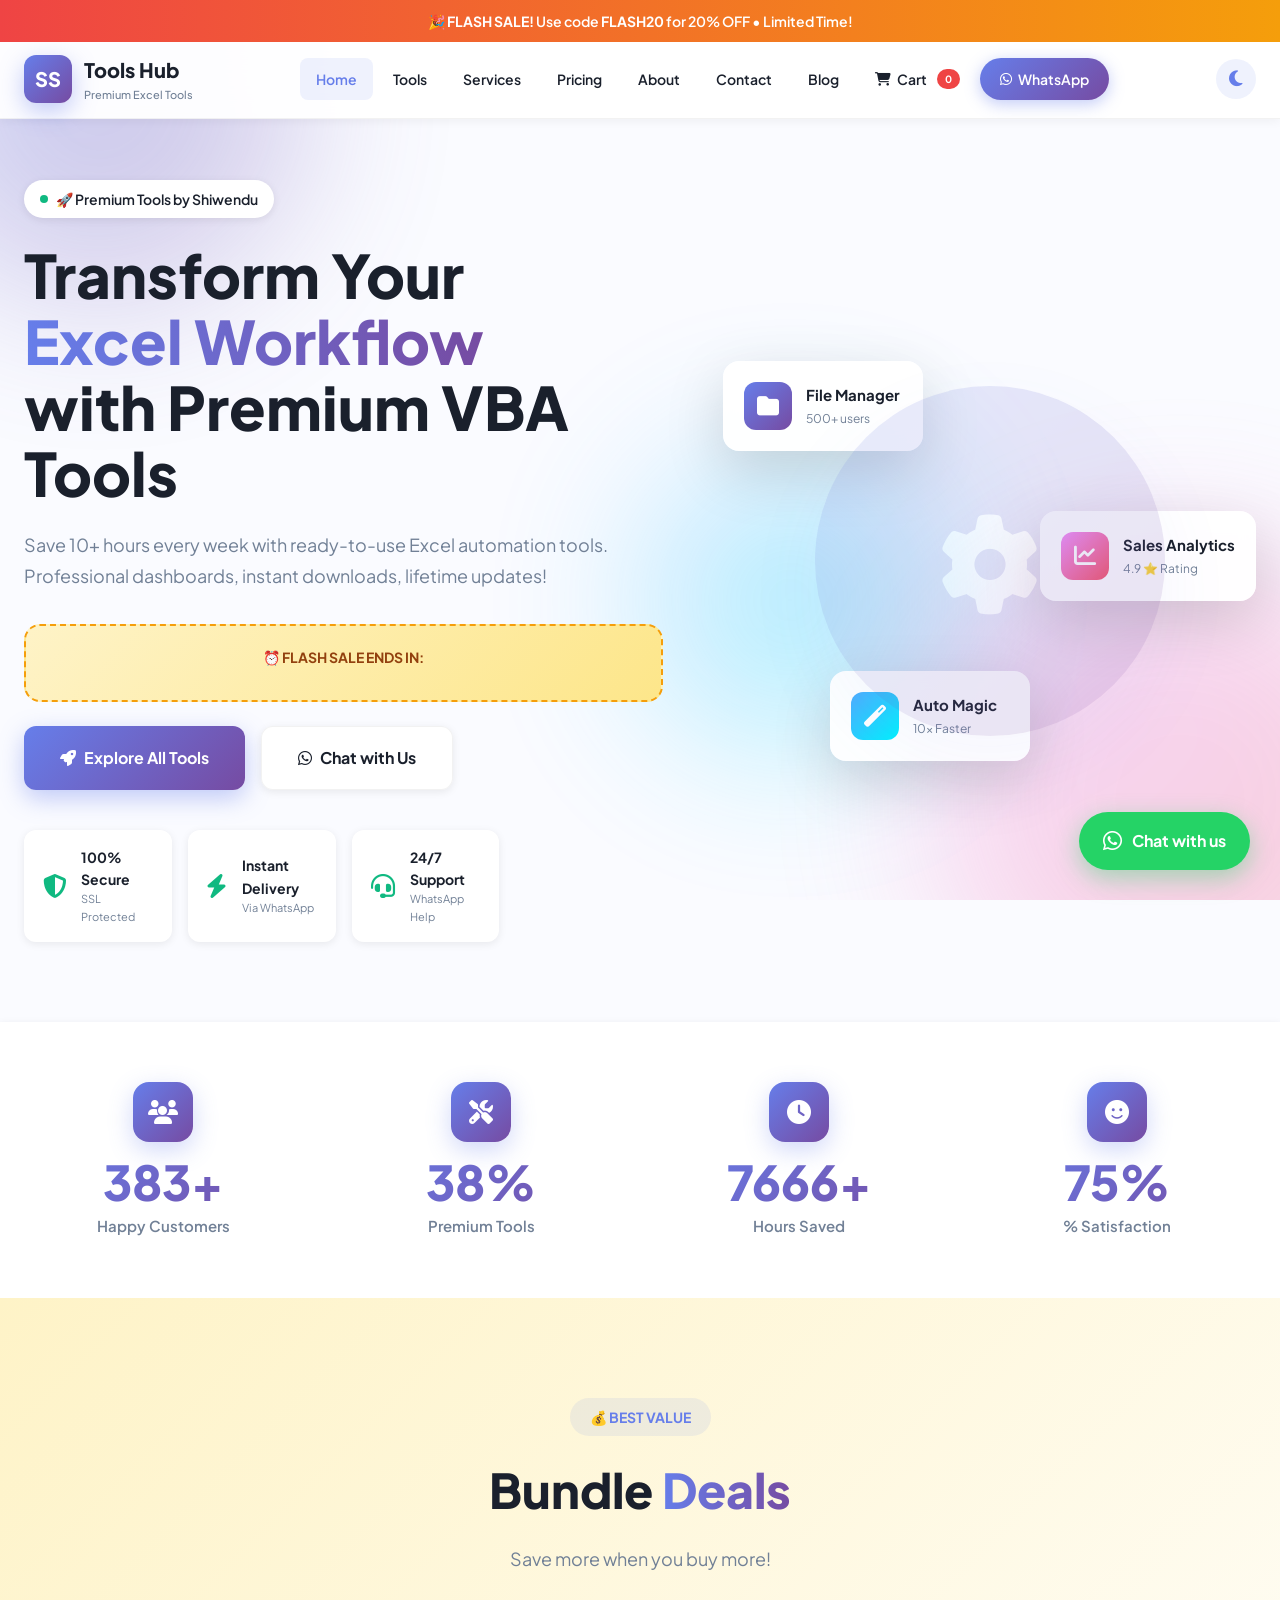
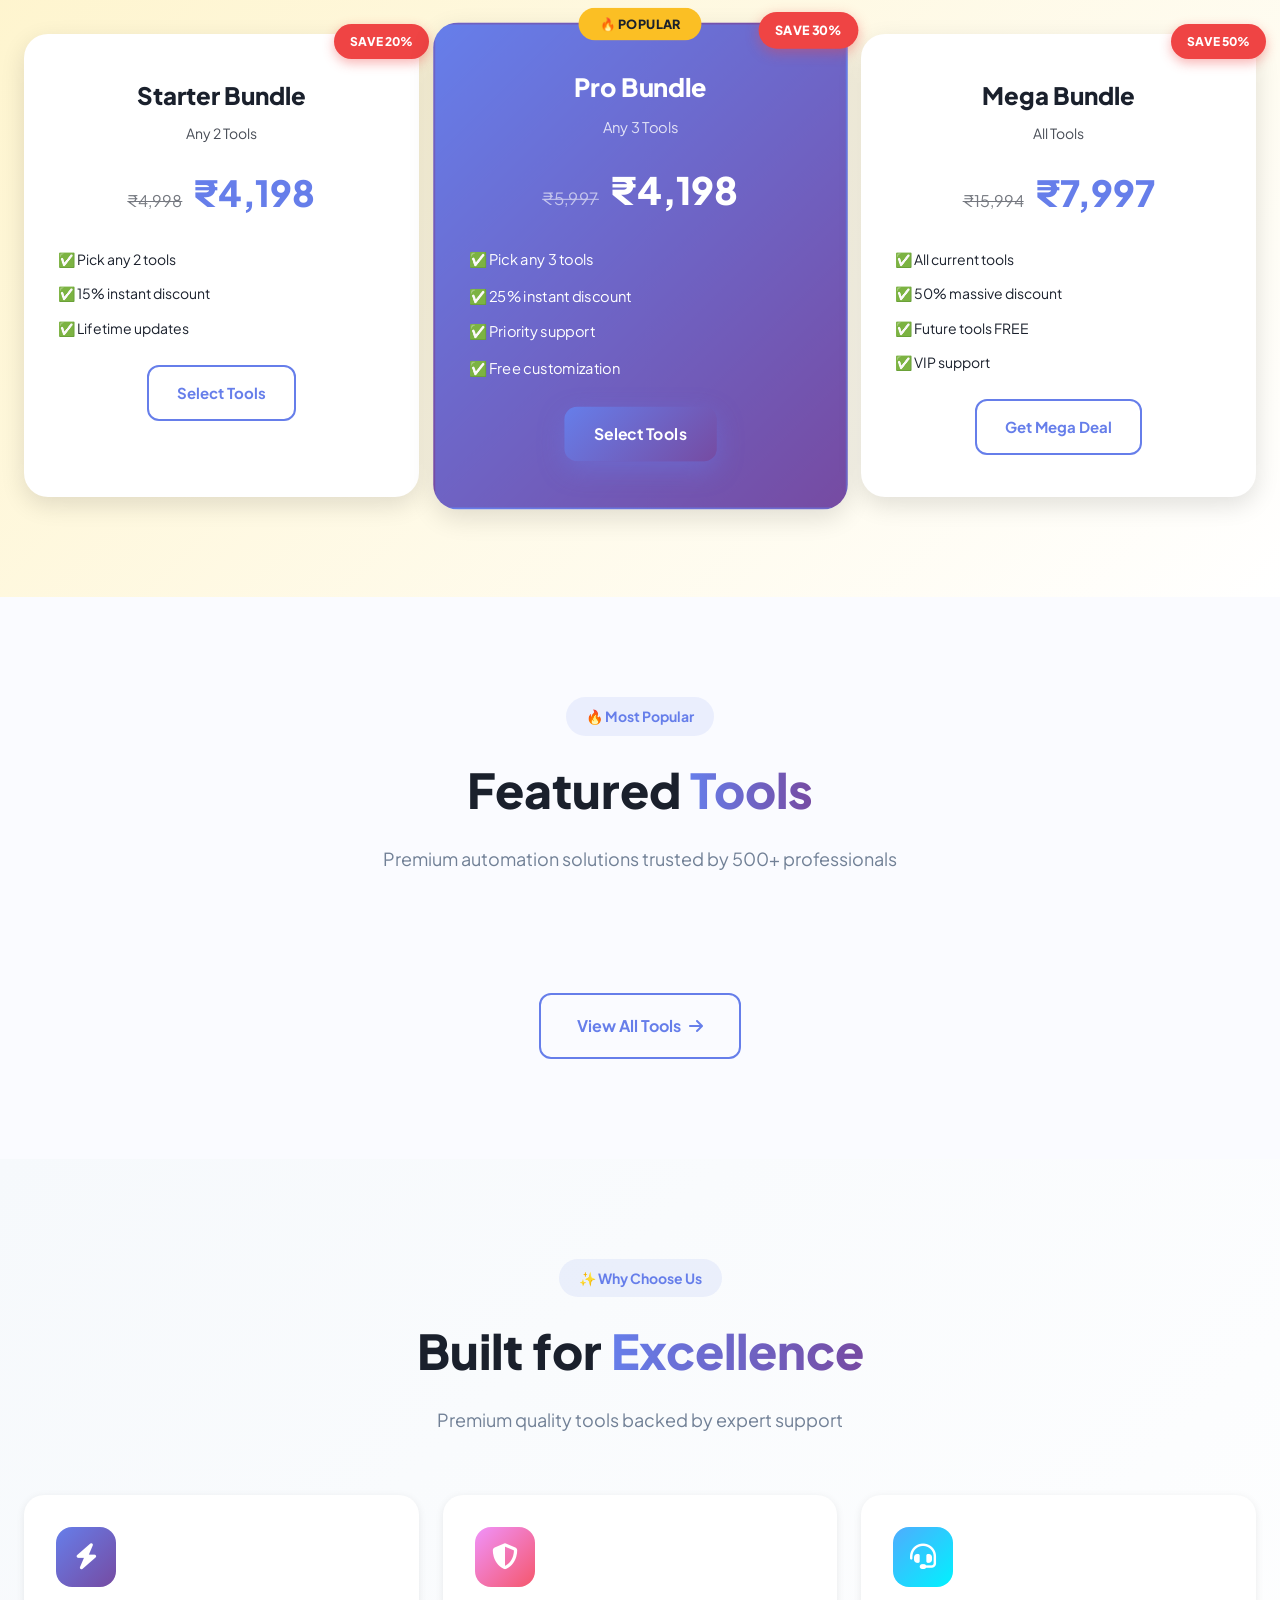
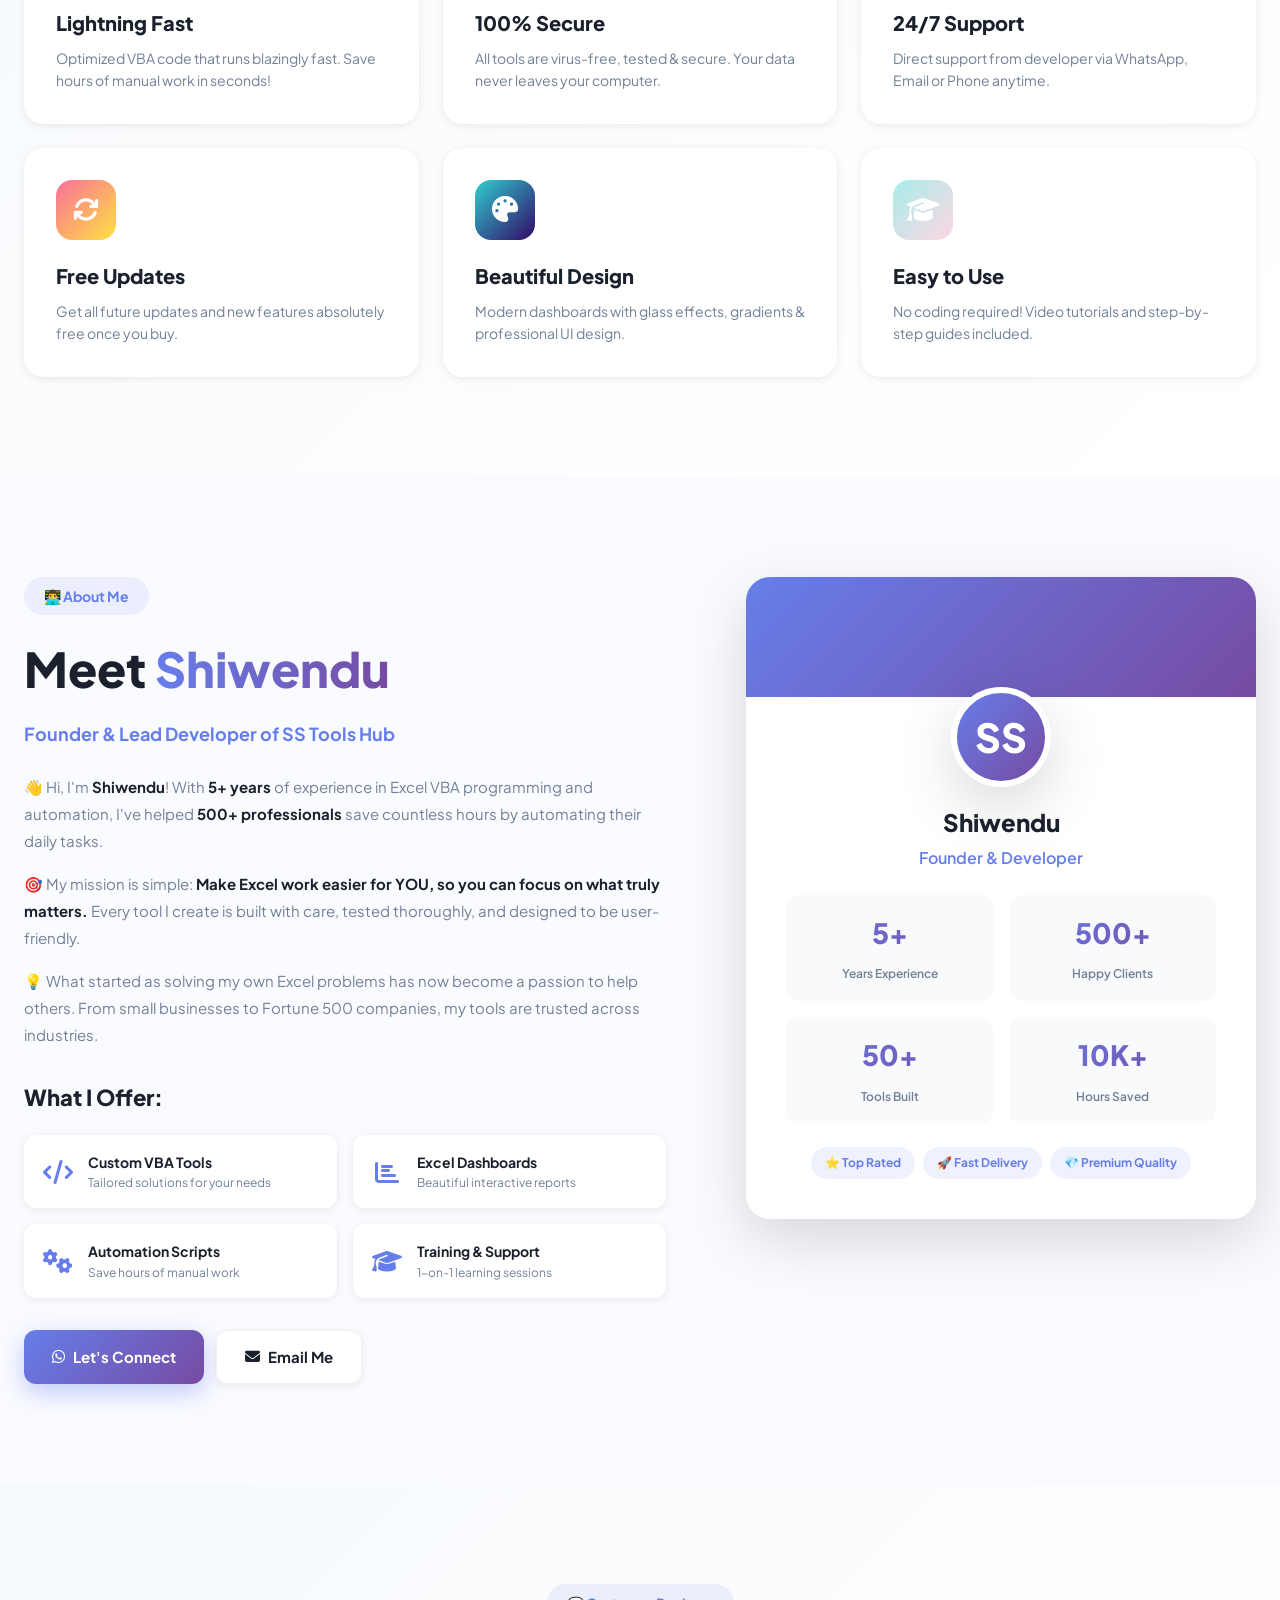
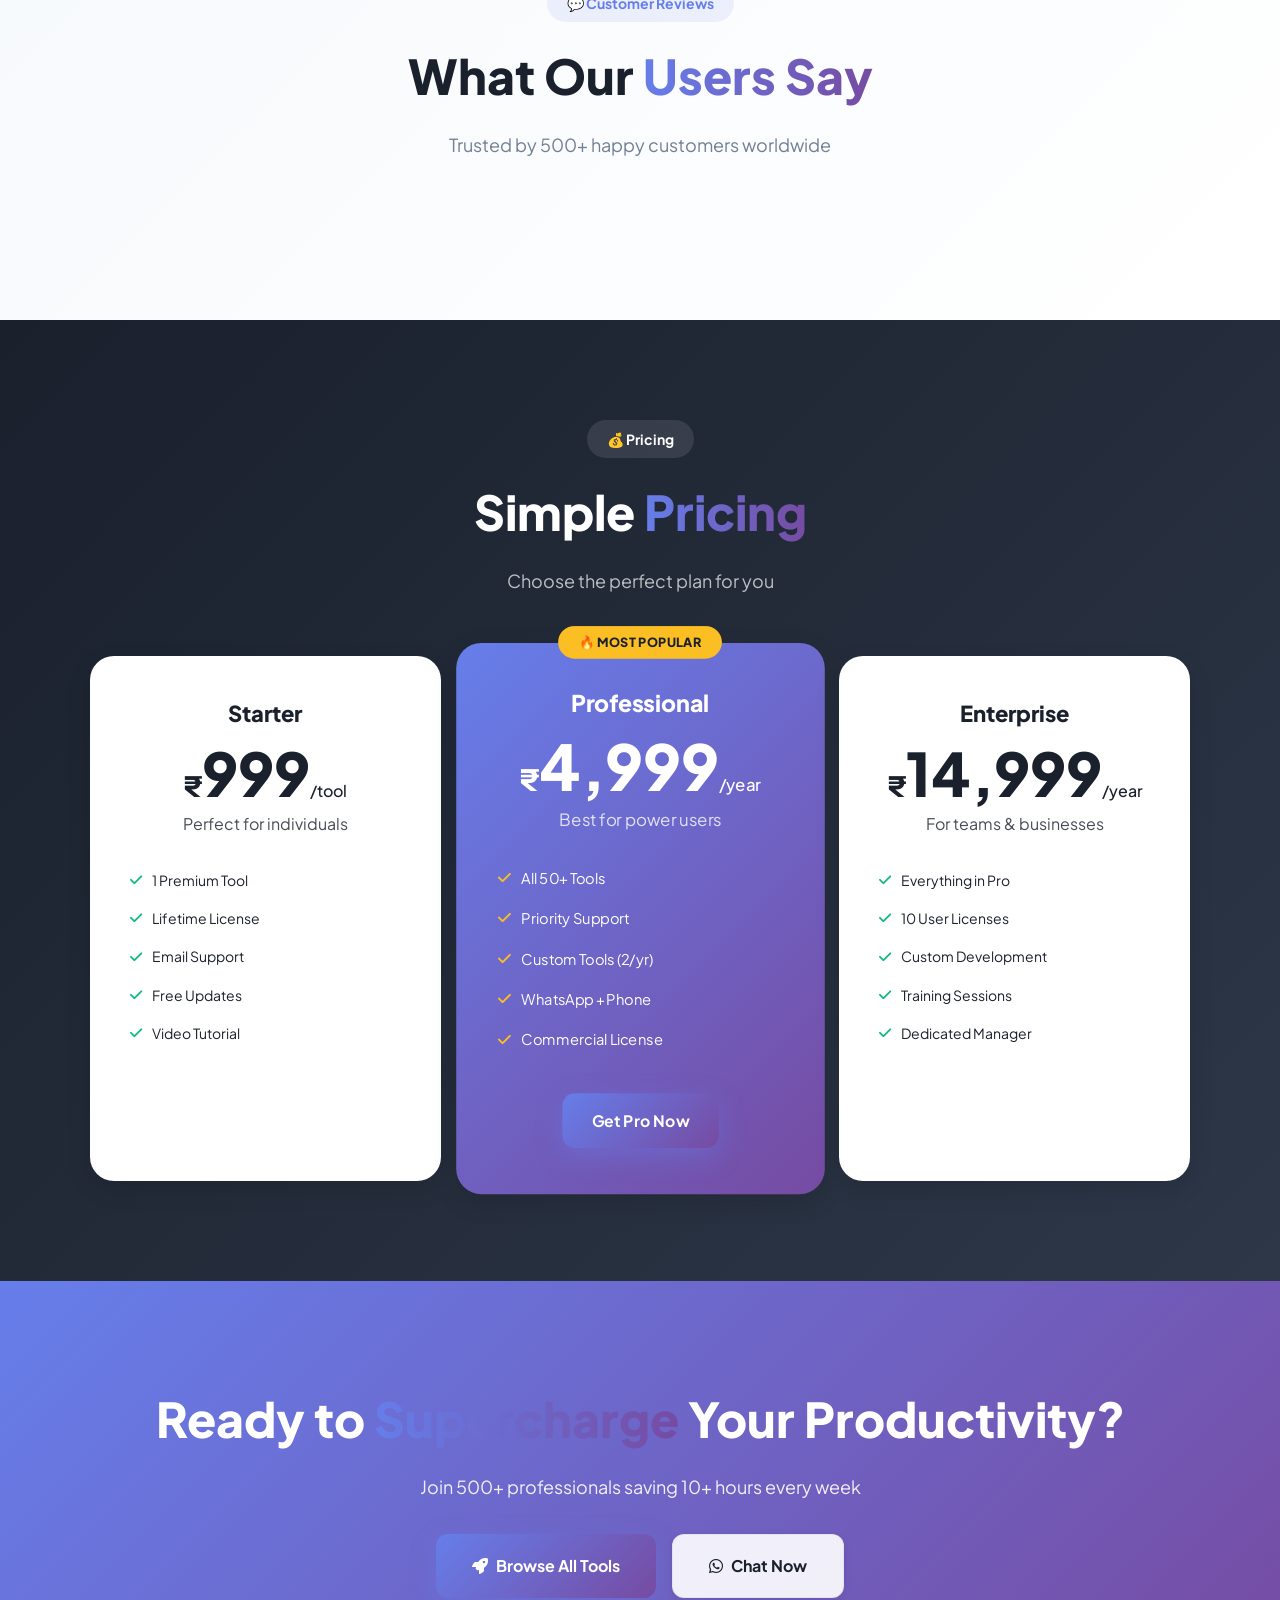
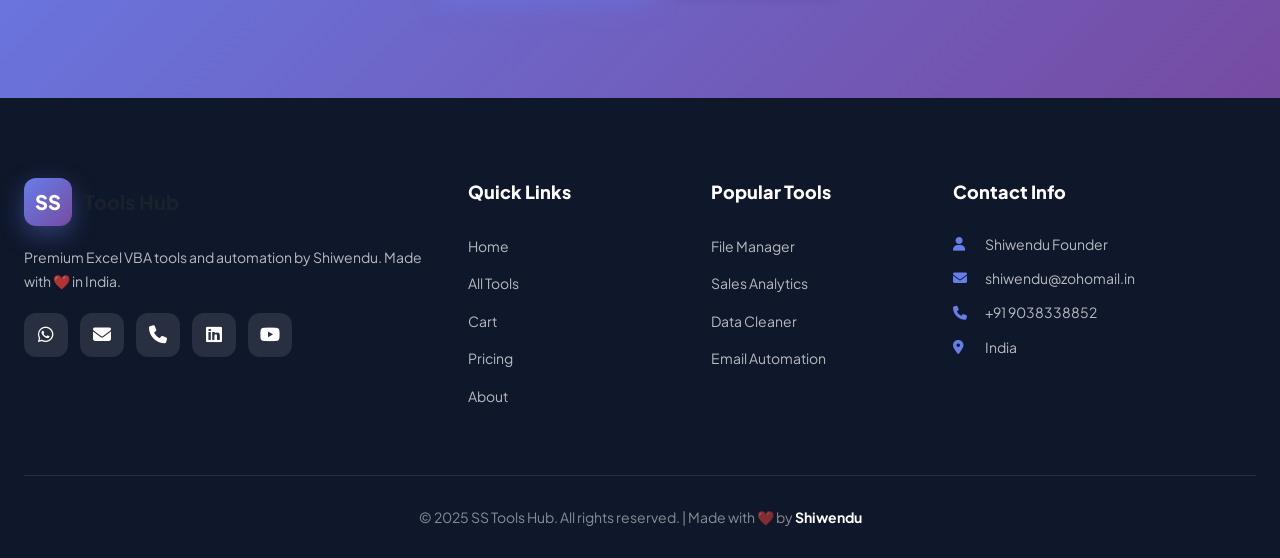
<file: index.html>
<!DOCTYPE html>
<html lang="en">
<head>
    <meta charset="UTF-8">
    <meta name="viewport" content="width=device-width, initial-scale=1.0">
    <title>SS Tools Hub - Premium Excel VBA Tools | Save 10+ Hours/Week</title>
    <meta name="description" content="Premium Excel VBA tools by Shiwendu. Save hours with one-click automation! 500+ happy customers.">
    
    <!-- Google Analytics -->
    <script async src="https://www.googletagmanager.com/gtag/js?id=G-XXXXXXXXXX"></script>
    <script>
      window.dataLayer = window.dataLayer || [];
      function gtag(){dataLayer.push(arguments);}
      gtag('js', new Date());
      gtag('config', 'G-XXXXXXXXXX');
    </script>
    
    <link rel="stylesheet" href="style.css">
    <link href="https://fonts.googleapis.com/css2?family=Plus+Jakarta+Sans:wght@400;500;600;700;800&display=swap" rel="stylesheet">
    <link rel="stylesheet" href="https://cdnjs.cloudflare.com/ajax/libs/font-awesome/6.4.0/css/all.min.css">
</head>
<body>

<div class="bg-animation">
    <div class="bg-shape shape-1"></div>
    <div class="bg-shape shape-2"></div>
    <div class="bg-shape shape-3"></div>
</div>

<!-- TOP OFFER BAR -->
<div class="top-offer-bar">
    <div class="container">
        <span>🎉 <strong>FLASH SALE!</strong> Use code <strong>FLASH20</strong> for 20% OFF • Limited Time!</span>
    </div>
</div>

<!-- NAVIGATION -->
<nav class="navbar">
    <div class="container nav-container">
        <a href="index.html" class="logo">
            <div class="logo-box"><span>SS</span></div>
            <div class="logo-text">
                <span class="brand">Tools Hub</span>
                <span class="tagline">Premium Excel Tools</span>
            </div>
        </a>
        <ul class="nav-menu" id="navMenu">
            <li><a href="index.html" class="active">Home</a></li>
            <li><a href="tools.html">Tools</a></li>
            <li><a href="services.html">Services</a></li>
            <li><a href="#pricing">Pricing</a></li>
            <li><a href="#about">About</a></li>
            <li><a href="#contact">Contact</a></li>
            <li><a href="blog.html">Blog</a></li>
            <li><a href="cart.html" class="nav-cart-link">
                <i class="fas fa-shopping-cart"></i> Cart 
                <span class="nav-cart-badge">0</span>
            </a></li>
            <li><a href="https://wa.me/919038338852" class="btn-nav">
                <i class="fab fa-whatsapp"></i> WhatsApp
            </a></li>
        </ul>
        <button class="dark-mode-toggle" onclick="toggleDarkMode()" title="Dark Mode">
            <i class="fas fa-moon"></i>
        </button>
        <div class="menu-toggle" onclick="toggleMenu()"><i class="fas fa-bars"></i></div>
    </div>
</nav>

<!-- HERO SECTION -->
<section class="hero">
    <div class="container">
        <div class="hero-content">
            <div class="hero-badge">
                <span class="pulse"></span>
                <span>🚀 Premium Tools by Shiwendu</span>
            </div>
            <h1 class="hero-title">
                Transform Your <br>
                <span class="gradient-text">Excel Workflow</span> <br>
                with Premium VBA Tools
            </h1>
            <p class="hero-subtitle">
                Save 10+ hours every week with ready-to-use Excel automation tools.<br>
                Professional dashboards, instant downloads, lifetime updates!
            </p>
            
            <!-- COUNTDOWN TIMER -->
            <div class="countdown-section">
                <p class="countdown-label">⏰ FLASH SALE ENDS IN:</p>
                <div id="countdown" class="countdown-timer"></div>
            </div>
            
            <div class="hero-cta">
                <a href="tools.html" class="btn btn-primary btn-large">
                    <i class="fas fa-rocket"></i> Explore All Tools
                </a>
                <a href="https://wa.me/919038338852" class="btn btn-glass btn-large">
                    <i class="fab fa-whatsapp"></i> Chat with Us
                </a>
            </div>
            
            <!-- TRUST INDICATORS (3 only - no refund) -->
            <div class="trust-indicators-grid">
                <div class="trust-item-enhanced">
                    <i class="fas fa-shield-alt"></i>
                    <div><strong>100% Secure</strong><span>SSL Protected</span></div>
                </div>
                <div class="trust-item-enhanced">
                    <i class="fas fa-bolt"></i>
                    <div><strong>Instant Delivery</strong><span>Via WhatsApp</span></div>
                </div>
                <div class="trust-item-enhanced">
                    <i class="fas fa-headset"></i>
                    <div><strong>24/7 Support</strong><span>WhatsApp Help</span></div>
                </div>
            </div>
        </div>
        <div class="hero-visual">
            <div class="floating-card card-1">
                <div class="card-icon" style="background: linear-gradient(135deg, #667eea, #764ba2);">
                    <i class="fas fa-folder"></i>
                </div>
                <div><h4>File Manager</h4><p>500+ users</p></div>
            </div>
            <div class="floating-card card-2">
                <div class="card-icon" style="background: linear-gradient(135deg, #f093fb, #f5576c);">
                    <i class="fas fa-chart-line"></i>
                </div>
                <div><h4>Sales Analytics</h4><p>4.9 ⭐ Rating</p></div>
            </div>
            <div class="floating-card card-3">
                <div class="card-icon" style="background: linear-gradient(135deg, #4facfe, #00f2fe);">
                    <i class="fas fa-magic"></i>
                </div>
                <div><h4>Auto Magic</h4><p>10x Faster</p></div>
            </div>
            <div class="hero-circle">
                <div class="circle-inner"><i class="fas fa-cog fa-spin"></i></div>
            </div>
        </div>
    </div>
</section>

<!-- STATS BAR -->
<section class="stats-bar">
    <div class="container">
        <div class="stats-grid">
            <div class="stat-item">
                <div class="stat-icon"><i class="fas fa-users"></i></div>
                <div class="stat-number" data-target="500">0</div>
                <div class="stat-label">Happy Customers</div>
            </div>
            <div class="stat-item">
                <div class="stat-icon"><i class="fas fa-tools"></i></div>
                <div class="stat-number" data-target="50">0</div>
                <div class="stat-label">Premium Tools</div>
            </div>
            <div class="stat-item">
                <div class="stat-icon"><i class="fas fa-clock"></i></div>
                <div class="stat-number" data-target="10000">0</div>
                <div class="stat-label">Hours Saved</div>
            </div>
            <div class="stat-item">
                <div class="stat-icon"><i class="fas fa-smile"></i></div>
                <div class="stat-number" data-target="99">0</div>
                <div class="stat-label">% Satisfaction</div>
            </div>
        </div>
    </div>
</section>

<!-- BUNDLE DEALS -->
<section class="section bundle-section">
    <div class="container">
        <div class="section-header">
            <span class="section-badge">💰 BEST VALUE</span>
            <h2 class="section-title">Bundle <span class="gradient-text">Deals</span></h2>
            <p class="section-subtitle">Save more when you buy more!</p>
        </div>
        <div class="bundles-grid">
            <div class="bundle-card">
                <div class="bundle-discount">SAVE 20%</div>
                <h3>Starter Bundle</h3>
                <p>Any 2 Tools</p>
                <div class="bundle-price">
                    <span class="bundle-old">₹4,998</span>
                    <span class="bundle-new">₹4,198</span>
                </div>
                <ul>
                    <li>✅ Pick any 2 tools</li>
                    <li>✅ 15% instant discount</li>
                    <li>✅ Lifetime updates</li>
                </ul>
                <a href="tools.html" class="btn btn-outline">Select Tools</a>
            </div>
            
            <div class="bundle-card featured">
                <div class="bundle-discount">SAVE 30%</div>
                <div class="popular-tag">🔥 POPULAR</div>
                <h3>Pro Bundle</h3>
                <p>Any 3 Tools</p>
                <div class="bundle-price">
                    <span class="bundle-old">₹5,997</span>
                    <span class="bundle-new">₹4,198</span>
                </div>
                <ul>
                    <li>✅ Pick any 3 tools</li>
                    <li>✅ 25% instant discount</li>
                    <li>✅ Priority support</li>
                    <li>✅ Free customization</li>
                </ul>
                <a href="tools.html" class="btn btn-primary">Select Tools</a>
            </div>
            
            <div class="bundle-card">
                <div class="bundle-discount">SAVE 50%</div>
                <h3>Mega Bundle</h3>
                <p>All Tools</p>
                <div class="bundle-price">
                    <span class="bundle-old">₹15,994</span>
                    <span class="bundle-new">₹7,997</span>
                </div>
                <ul>
                    <li>✅ All current tools</li>
                    <li>✅ 50% massive discount</li>
                    <li>✅ Future tools FREE</li>
                    <li>✅ VIP support</li>
                </ul>
                <a href="tools.html" class="btn btn-outline">Get Mega Deal</a>
            </div>
        </div>
    </div>
</section>

<!-- FEATURED TOOLS -->
<section class="section" id="tools">
    <div class="container">
        <div class="section-header">
            <span class="section-badge">🔥 Most Popular</span>
            <h2 class="section-title">Featured <span class="gradient-text">Tools</span></h2>
            <p class="section-subtitle">Premium automation solutions trusted by 500+ professionals</p>
        </div>
        <div class="tools-grid" id="homeToolsGrid"></div>
        <div class="section-cta">
            <a href="tools.html" class="btn btn-outline btn-large">
                View All Tools <i class="fas fa-arrow-right"></i>
            </a>
        </div>
    </div>
</section>

<!-- WHY CHOOSE US -->
<section class="section bg-gradient" id="features">
    <div class="container">
        <div class="section-header">
            <span class="section-badge">✨ Why Choose Us</span>
            <h2 class="section-title">Built for <span class="gradient-text">Excellence</span></h2>
            <p class="section-subtitle">Premium quality tools backed by expert support</p>
        </div>
        <div class="features-grid">
            <div class="feature-box">
                <div class="feature-icon" style="background: linear-gradient(135deg, #667eea, #764ba2);">
                    <i class="fas fa-bolt"></i>
                </div>
                <h3>Lightning Fast</h3>
                <p>Optimized VBA code that runs blazingly fast. Save hours of manual work in seconds!</p>
            </div>
            <div class="feature-box">
                <div class="feature-icon" style="background: linear-gradient(135deg, #f093fb, #f5576c);">
                    <i class="fas fa-shield-alt"></i>
                </div>
                <h3>100% Secure</h3>
                <p>All tools are virus-free, tested & secure. Your data never leaves your computer.</p>
            </div>
            <div class="feature-box">
                <div class="feature-icon" style="background: linear-gradient(135deg, #4facfe, #00f2fe);">
                    <i class="fas fa-headset"></i>
                </div>
                <h3>24/7 Support</h3>
                <p>Direct support from developer via WhatsApp, Email or Phone anytime.</p>
            </div>
            <div class="feature-box">
                <div class="feature-icon" style="background: linear-gradient(135deg, #fa709a, #fee140);">
                    <i class="fas fa-sync"></i>
                </div>
                <h3>Free Updates</h3>
                <p>Get all future updates and new features absolutely free once you buy.</p>
            </div>
            <div class="feature-box">
                <div class="feature-icon" style="background: linear-gradient(135deg, #30cfd0, #330867);">
                    <i class="fas fa-palette"></i>
                </div>
                <h3>Beautiful Design</h3>
                <p>Modern dashboards with glass effects, gradients & professional UI design.</p>
            </div>
            <div class="feature-box">
                <div class="feature-icon" style="background: linear-gradient(135deg, #a8edea, #fed6e3);">
                    <i class="fas fa-graduation-cap"></i>
                </div>
                <h3>Easy to Use</h3>
                <p>No coding required! Video tutorials and step-by-step guides included.</p>
            </div>
        </div>
    </div>
</section>

<!-- ABOUT SECTION -->
<section class="section" id="about">
    <div class="container">
        <div class="about-wrapper">
            <div class="about-content">
                <span class="section-badge">👨‍💻 About Me</span>
                <h2 class="section-title">Meet <span class="gradient-text">Shiwendu</span></h2>
                <p class="about-intro">Founder & Lead Developer of SS Tools Hub</p>
                
                <div class="about-text">
                    <p>👋 Hi, I'm <strong>Shiwendu</strong>! With <strong>5+ years</strong> of experience in Excel VBA programming and automation, I've helped <strong>500+ professionals</strong> save countless hours by automating their daily tasks.</p>
                    
                    <p>🎯 My mission is simple: <strong>Make Excel work easier for YOU, so you can focus on what truly matters.</strong> Every tool I create is built with care, tested thoroughly, and designed to be user-friendly.</p>
                    
                    <p>💡 What started as solving my own Excel problems has now become a passion to help others. From small businesses to Fortune 500 companies, my tools are trusted across industries.</p>
                </div>
                
                <div class="about-skills">
                    <h3>What I Offer:</h3>
                    <div class="skills-grid">
                        <div class="skill-item">
                            <i class="fas fa-code"></i>
                            <div>
                                <strong>Custom VBA Tools</strong>
                                <span>Tailored solutions for your needs</span>
                            </div>
                        </div>
                        <div class="skill-item">
                            <i class="fas fa-chart-bar"></i>
                            <div>
                                <strong>Excel Dashboards</strong>
                                <span>Beautiful interactive reports</span>
                            </div>
                        </div>
                        <div class="skill-item">
                            <i class="fas fa-cogs"></i>
                            <div>
                                <strong>Automation Scripts</strong>
                                <span>Save hours of manual work</span>
                            </div>
                        </div>
                        <div class="skill-item">
                            <i class="fas fa-graduation-cap"></i>
                            <div>
                                <strong>Training & Support</strong>
                                <span>1-on-1 learning sessions</span>
                            </div>
                        </div>
                    </div>
                </div>
                
                <div class="about-cta">
                    <a href="https://wa.me/919038338852" class="btn btn-primary">
                        <i class="fab fa-whatsapp"></i> Let's Connect
                    </a>
                    <a href="mailto:shiwendu@zohomail.in" class="btn btn-glass">
                        <i class="fas fa-envelope"></i> Email Me
                    </a>
                </div>
            </div>
            
            <div class="about-visual">
                <div class="about-card">
                    <div class="about-avatar">
                        <span>SS</span>
                    </div>
                    <h3>Shiwendu</h3>
                    <p class="about-role">Founder & Developer</p>
                    
                    <div class="about-stats">
                        <div class="about-stat">
                            <strong>5+</strong>
                            <span>Years Experience</span>
                        </div>
                        <div class="about-stat">
                            <strong>500+</strong>
                            <span>Happy Clients</span>
                        </div>
                        <div class="about-stat">
                            <strong>50+</strong>
                            <span>Tools Built</span>
                        </div>
                        <div class="about-stat">
                            <strong>10K+</strong>
                            <span>Hours Saved</span>
                        </div>
                    </div>
                    
                    <div class="about-badges">
                        <span class="about-badge">⭐ Top Rated</span>
                        <span class="about-badge">🚀 Fast Delivery</span>
                        <span class="about-badge">💎 Premium Quality</span>
                    </div>
                </div>
            </div>
        </div>
    </div>
</section>

<!-- REVIEWS -->
<section class="section bg-gradient" id="reviews">
    <div class="container">
        <div class="section-header">
            <span class="section-badge">💬 Customer Reviews</span>
            <h2 class="section-title">What Our <span class="gradient-text">Users Say</span></h2>
            <p class="section-subtitle">Trusted by 500+ happy customers worldwide</p>
        </div>
        <div class="reviews-grid-enhanced" id="reviewsGrid"></div>
    </div>
</section>

<!-- PRICING -->
<section class="section bg-dark" id="pricing">
    <div class="container">
        <div class="section-header">
            <span class="section-badge light">💰 Pricing</span>
            <h2 class="section-title light">Simple <span class="gradient-text">Pricing</span></h2>
            <p class="section-subtitle light">Choose the perfect plan for you</p>
        </div>
        <div class="pricing-grid">
            <div class="pricing-card">
                <h3>Starter</h3>
                <div class="price"><span>₹</span>999<small>/tool</small></div>
                <p>Perfect for individuals</p>
                <ul>
                    <li><i class="fas fa-check"></i> 1 Premium Tool</li>
                    <li><i class="fas fa-check"></i> Lifetime License</li>
                    <li><i class="fas fa-check"></i> Email Support</li>
                    <li><i class="fas fa-check"></i> Free Updates</li>
                    <li><i class="fas fa-check"></i> Video Tutorial</li>
                </ul>
                <a href="tools.html" class="btn btn-outline-white">Get Started</a>
            </div>
            <div class="pricing-card featured">
                <div class="popular-tag">🔥 MOST POPULAR</div>
                <h3>Professional</h3>
                <div class="price"><span>₹</span>4,999<small>/year</small></div>
                <p>Best for power users</p>
                <ul>
                    <li><i class="fas fa-check"></i> All 50+ Tools</li>
                    <li><i class="fas fa-check"></i> Priority Support</li>
                    <li><i class="fas fa-check"></i> Custom Tools (2/yr)</li>
                    <li><i class="fas fa-check"></i> WhatsApp + Phone</li>
                    <li><i class="fas fa-check"></i> Commercial License</li>
                </ul>
                <a href="https://wa.me/919038338852?text=I%20want%20Pro%20Plan" class="btn btn-primary">Get Pro Now</a>
            </div>
            <div class="pricing-card">
                <h3>Enterprise</h3>
                <div class="price"><span>₹</span>14,999<small>/year</small></div>
                <p>For teams & businesses</p>
                <ul>
                    <li><i class="fas fa-check"></i> Everything in Pro</li>
                    <li><i class="fas fa-check"></i> 10 User Licenses</li>
                    <li><i class="fas fa-check"></i> Custom Development</li>
                    <li><i class="fas fa-check"></i> Training Sessions</li>
                    <li><i class="fas fa-check"></i> Dedicated Manager</li>
                </ul>
                <a href="https://wa.me/919038338852?text=I%20want%20Enterprise%20Plan" class="btn btn-outline-white">Contact Sales</a>
            </div>
        </div>
    </div>
</section>

<!-- CTA -->
<section class="cta-section">
    <div class="container">
        <div class="cta-content">
            <h2>Ready to <span class="gradient-text">Supercharge</span> Your Productivity?</h2>
            <p>Join 500+ professionals saving 10+ hours every week</p>
            <div class="cta-buttons">
                <a href="tools.html" class="btn btn-primary btn-large">
                    <i class="fas fa-rocket"></i> Browse All Tools
                </a>
                <a href="https://wa.me/919038338852" class="btn btn-glass btn-large">
                    <i class="fab fa-whatsapp"></i> Chat Now
                </a>
            </div>
        </div>
    </div>
</section>

<!-- FOOTER -->
<footer class="footer" id="contact">
    <div class="container">
        <div class="footer-grid">
            <div class="footer-col">
                <a href="index.html" class="logo">
                    <div class="logo-box"><span>SS</span></div>
                    <div class="logo-text"><span class="brand">Tools Hub</span></div>
                </a>
                <p class="footer-desc">Premium Excel VBA tools and automation by Shiwendu. Made with ❤️ in India.</p>
                <div class="social-links">
                    <a href="https://wa.me/919038338852"><i class="fab fa-whatsapp"></i></a>
                    <a href="mailto:shiwendu@zohomail.in"><i class="fas fa-envelope"></i></a>
                    <a href="tel:+919038338852"><i class="fas fa-phone"></i></a>
                    <a href="#"><i class="fab fa-linkedin"></i></a>
                    <a href="#"><i class="fab fa-youtube"></i></a>
                </div>
            </div>
            <div class="footer-col">
                <h4>Quick Links</h4>
                <ul>
                    <li><a href="index.html">Home</a></li>
                    <li><a href="tools.html">All Tools</a></li>
                    <li><a href="cart.html">Cart</a></li>
                    <li><a href="#pricing">Pricing</a></li>
                    <li><a href="#about">About</a></li>
                </ul>
            </div>
            <div class="footer-col">
                <h4>Popular Tools</h4>
                <ul>
                    <li><a href="tools.html">File Manager</a></li>
                    <li><a href="tools.html">Sales Analytics</a></li>
                    <li><a href="tools.html">Data Cleaner</a></li>
                    <li><a href="tools.html">Email Automation</a></li>
                </ul>
            </div>
            <div class="footer-col">
                <h4>Contact Info</h4>
                <ul class="contact-info">
                    <li><i class="fas fa-user"></i> Shiwendu Founder</li>
                    <li><i class="fas fa-envelope"></i> <a href="mailto:shiwendu@zohomail.in">shiwendu@zohomail.in</a></li>
                    <li><i class="fas fa-phone"></i> <a href="tel:+919038338852">+91 9038338852</a></li>
                    <li><i class="fas fa-map-marker-alt"></i> India</li>
                </ul>
            </div>
        </div>
        <div class="footer-bottom">
            <p>© 2025 SS Tools Hub. All rights reserved. | Made with ❤️ by <strong>Shiwendu</strong></p>
        </div>
    </div>
</footer>

<a href="https://wa.me/919038338852" class="whatsapp-float" target="_blank">
    <i class="fab fa-whatsapp"></i>
    <span class="float-text">Chat with us</span>
</a>

<script src="tools-data.js"></script>
<script>
function toggleMenu() {
    document.getElementById('navMenu').classList.toggle('active');
}

function animateValue(el, start, end, duration) {
    let startTimestamp = null;
    const step = (timestamp) => {
        if (!startTimestamp) startTimestamp = timestamp;
        const progress = Math.min((timestamp - startTimestamp) / duration, 1);
        el.textContent = Math.floor(progress * (end - start) + start) + (end >= 100 ? '+' : '%');
        if (progress < 1) window.requestAnimationFrame(step);
    };
    window.requestAnimationFrame(step);
}

const observer = new IntersectionObserver((entries) => {
    entries.forEach(entry => {
        if (entry.isIntersecting) {
            document.querySelectorAll('.stat-number').forEach(stat => {
                const target = +stat.getAttribute('data-target');
                animateValue(stat, 0, target, 2000);
            });
            observer.unobserve(entry.target);
        }
    });
});

const statsBar = document.querySelector('.stats-bar');
if (statsBar) observer.observe(statsBar);

document.querySelectorAll('a[href^="#"]').forEach(anchor => {
    anchor.addEventListener('click', function (e) {
        const href = this.getAttribute('href');
        if (href !== '#') {
            e.preventDefault();
            const target = document.querySelector(href);
            if (target) target.scrollIntoView({ behavior: 'smooth' });
        }
    });
});

window.addEventListener('scroll', () => {
    const navbar = document.querySelector('.navbar');
    if (window.scrollY > 50) navbar.classList.add('scrolled');
    else navbar.classList.remove('scrolled');
});
</script>

</body>
</html>
</file>
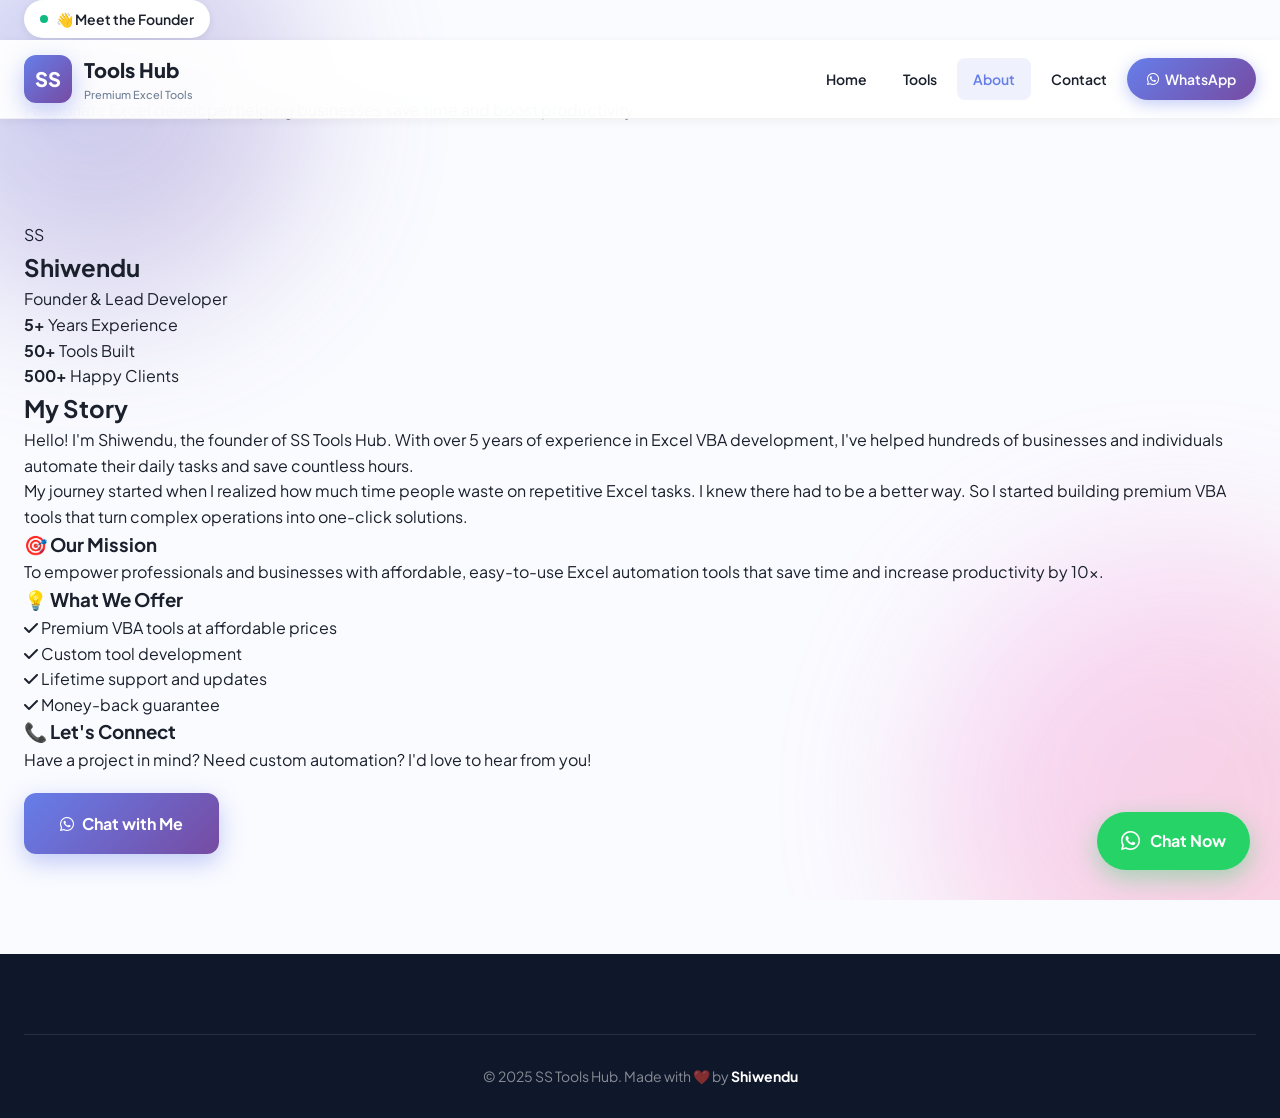
<file: about.html>
<!DOCTYPE html>
<html lang="en">
<head>
    <meta charset="UTF-8">
    <meta name="viewport" content="width=device-width, initial-scale=1.0">
    <title>About Shiwendu - SS Tools Hub</title>
    <link rel="stylesheet" href="style.css">
    <link href="https://fonts.googleapis.com/css2?family=Plus+Jakarta+Sans:wght@400;500;600;700;800&display=swap" rel="stylesheet">
    <link rel="stylesheet" href="https://cdnjs.cloudflare.com/ajax/libs/font-awesome/6.4.0/css/all.min.css">
</head>
<body>

<div class="bg-animation">
    <div class="bg-shape shape-1"></div>
    <div class="bg-shape shape-2"></div>
</div>

<nav class="navbar">
    <div class="container nav-container">
        <a href="index.html" class="logo">
            <div class="logo-box"><span>SS</span></div>
            <div class="logo-text">
                <span class="brand">Tools Hub</span>
                <span class="tagline">Premium Excel Tools</span>
            </div>
        </a>
        <ul class="nav-menu" id="navMenu">
            <li><a href="index.html">Home</a></li>
            <li><a href="tools.html">Tools</a></li>
            <li><a href="about.html" class="active">About</a></li>
            <li><a href="contact.html">Contact</a></li>
            <li><a href="https://wa.me/919038338852" class="btn-nav">
                <i class="fab fa-whatsapp"></i> WhatsApp
            </a></li>
        </ul>
        <div class="menu-toggle" onclick="toggleMenu()">
            <i class="fas fa-bars"></i>
        </div>
    </div>
</nav>

<section class="page-header">
    <div class="container">
        <div class="page-header-content">
            <div class="hero-badge" style="margin-bottom: 20px;">
                <span class="pulse"></span>
                <span>👋 Meet the Founder</span>
            </div>
            <h1>About <span class="gradient-text">Shiwendu</span></h1>
            <p>Passionate Excel developer helping businesses save time and boost productivity</p>
        </div>
    </div>
</section>

<section class="section">
    <div class="container">
        <div class="about-grid">
            <div class="about-image">
                <div class="profile-box">
                    <div class="profile-avatar">SS</div>
                    <h2>Shiwendu</h2>
                    <p>Founder & Lead Developer</p>
                    <div class="profile-stats">
                        <div><strong>5+</strong> Years Experience</div>
                        <div><strong>50+</strong> Tools Built</div>
                        <div><strong>500+</strong> Happy Clients</div>
                    </div>
                </div>
            </div>
            <div class="about-content">
                <h2>My Story</h2>
                <p>Hello! I'm Shiwendu, the founder of SS Tools Hub. With over 5 years of experience in Excel VBA development, I've helped hundreds of businesses and individuals automate their daily tasks and save countless hours.</p>
                
                <p>My journey started when I realized how much time people waste on repetitive Excel tasks. I knew there had to be a better way. So I started building premium VBA tools that turn complex operations into one-click solutions.</p>
                
                <h3>🎯 Our Mission</h3>
                <p>To empower professionals and businesses with affordable, easy-to-use Excel automation tools that save time and increase productivity by 10x.</p>
                
                <h3>💡 What We Offer</h3>
                <ul class="check-list">
                    <li><i class="fas fa-check"></i> Premium VBA tools at affordable prices</li>
                    <li><i class="fas fa-check"></i> Custom tool development</li>
                    <li><i class="fas fa-check"></i> Lifetime support and updates</li>
                    <li><i class="fas fa-check"></i> Money-back guarantee</li>
                </ul>
                
                <h3>📞 Let's Connect</h3>
                <p>Have a project in mind? Need custom automation? I'd love to hear from you!</p>
                <a href="https://wa.me/919038338852" class="btn btn-primary btn-large" style="margin-top: 20px;">
                    <i class="fab fa-whatsapp"></i> Chat with Me
                </a>
            </div>
        </div>
    </div>
</section>

<footer class="footer">
    <div class="container">
        <div class="footer-bottom">
            <p>© 2025 SS Tools Hub. Made with ❤️ by <strong>Shiwendu</strong></p>
        </div>
    </div>
</footer>

<a href="https://wa.me/919038338852" class="whatsapp-float">
    <i class="fab fa-whatsapp"></i>
    <span class="float-text">Chat Now</span>
</a>

<script>
function toggleMenu() {
    document.getElementById('navMenu').classList.toggle('active');
}
window.addEventListener('scroll', () => {
    const navbar = document.querySelector('.navbar');
    if (window.scrollY > 50) navbar.classList.add('scrolled');
    else navbar.classList.remove('scrolled');
});
</script>

</body>
</html>
</file>
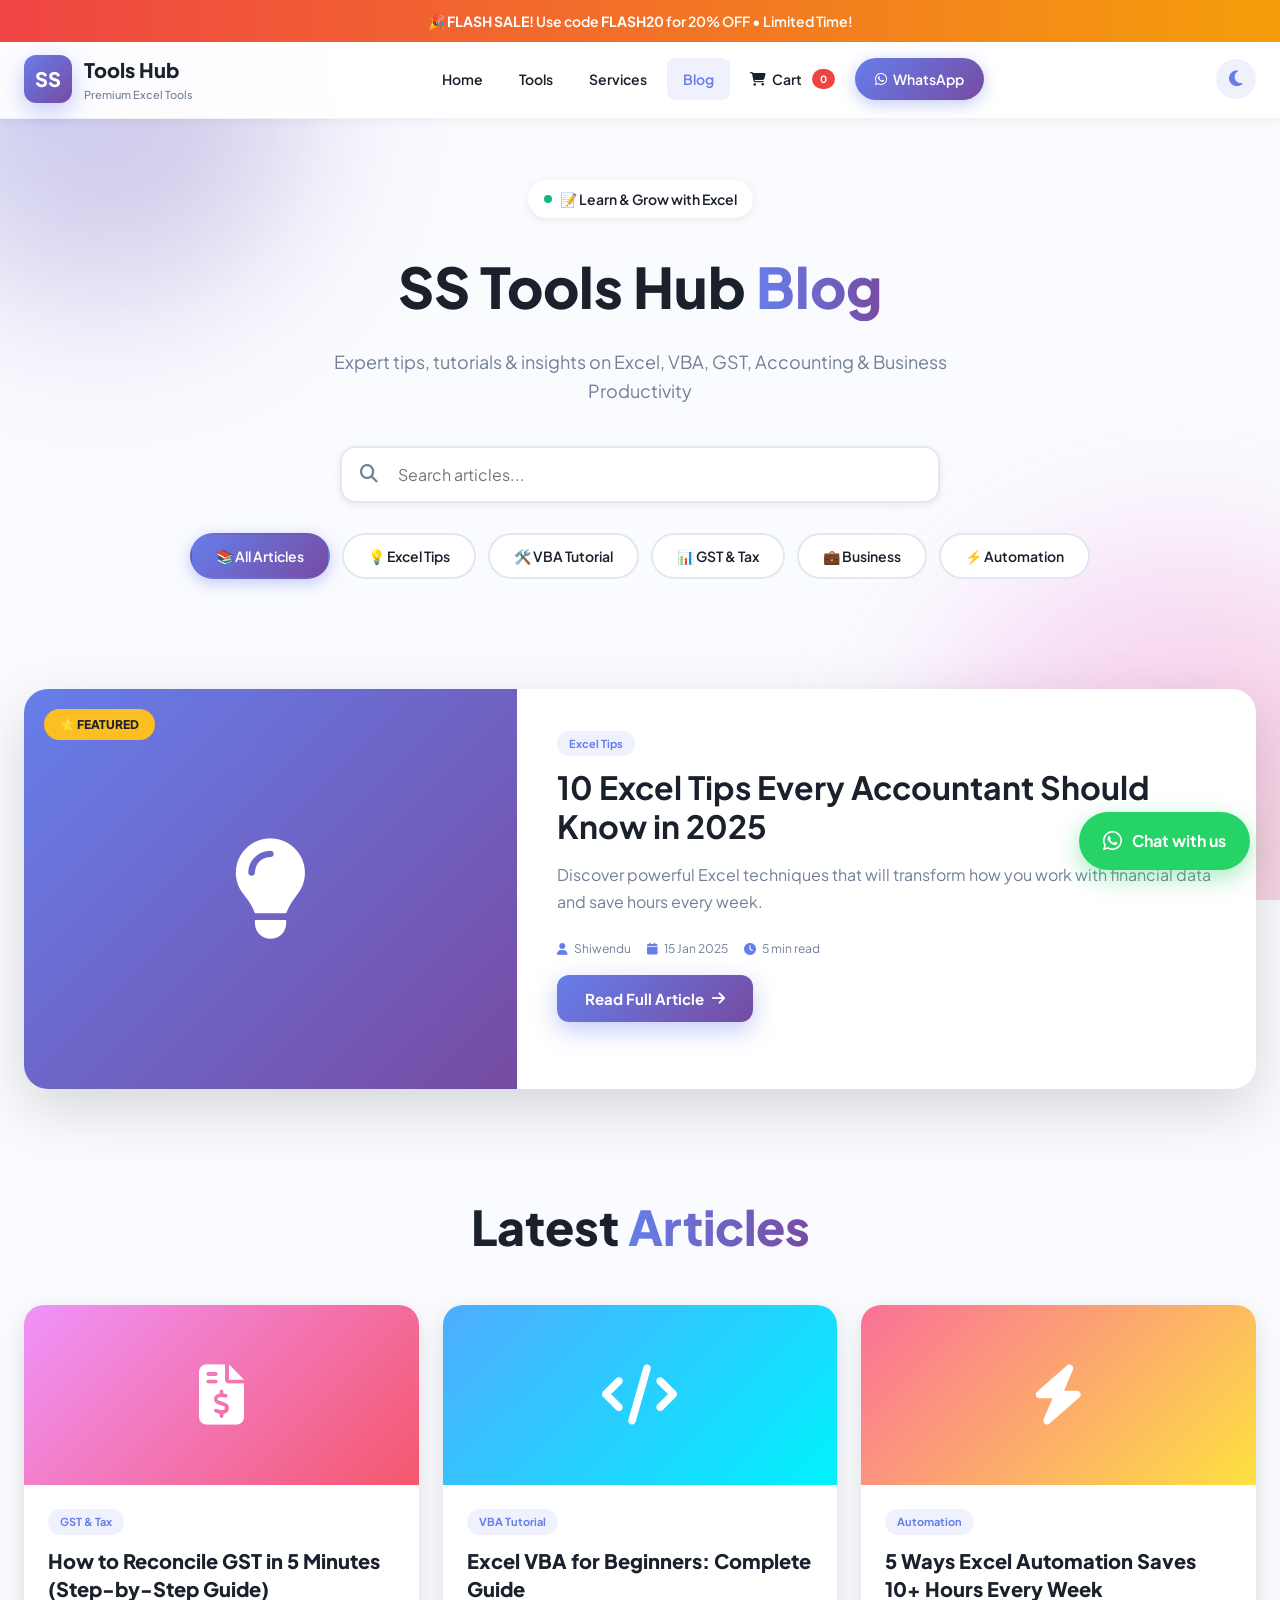
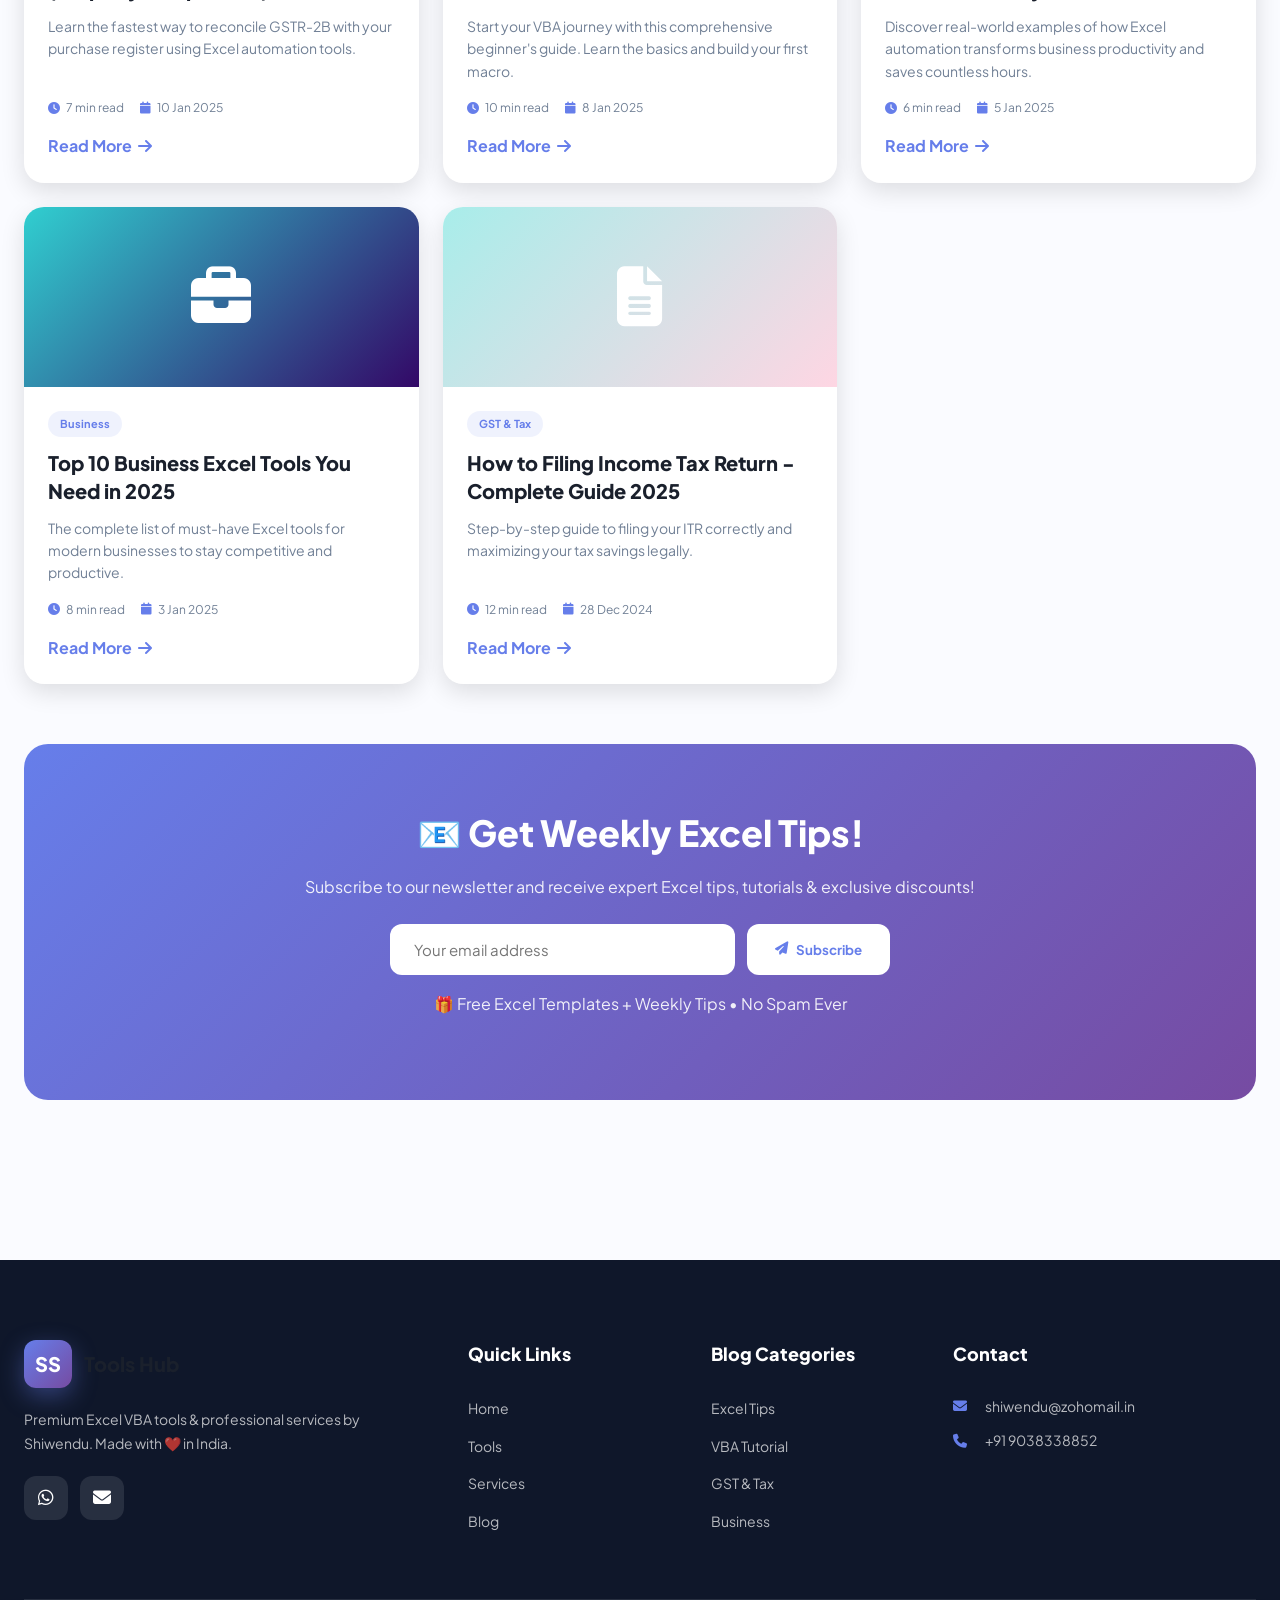
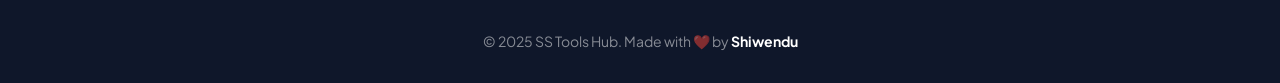
<file: blog.html>
<!DOCTYPE html>
<html lang="en">
<head>
    <meta charset="UTF-8">
    <meta name="viewport" content="width=device-width, initial-scale=1.0">
    <title>Blog - SS Tools Hub | Excel Tips, Tutorials & Insights</title>
    <meta name="description" content="Learn Excel automation, VBA tips, GST reconciliation tutorials, and business productivity insights from SS Tools Hub.">
    
    <link rel="stylesheet" href="style.css">
    <link href="https://fonts.googleapis.com/css2?family=Plus+Jakarta+Sans:wght@400;500;600;700;800&display=swap" rel="stylesheet">
    <link rel="stylesheet" href="https://cdnjs.cloudflare.com/ajax/libs/font-awesome/6.4.0/css/all.min.css">
</head>
<body>

<div class="bg-animation">
    <div class="bg-shape shape-1"></div>
    <div class="bg-shape shape-2"></div>
</div>

<div class="top-offer-bar">
    <div class="container">
        <span>🎉 <strong>FLASH SALE!</strong> Use code <strong>FLASH20</strong> for 20% OFF • Limited Time!</span>
    </div>
</div>

<nav class="navbar">
    <div class="container nav-container">
        <a href="index.html" class="logo">
            <div class="logo-box"><span>SS</span></div>
            <div class="logo-text">
                <span class="brand">Tools Hub</span>
                <span class="tagline">Premium Excel Tools</span>
            </div>
        </a>
        <ul class="nav-menu" id="navMenu">
            <li><a href="index.html">Home</a></li>
            <li><a href="tools.html">Tools</a></li>
            <li><a href="services.html">Services</a></li>
            <li><a href="blog.html" class="active">Blog</a></li>
            <li><a href="cart.html" class="nav-cart-link">
                <i class="fas fa-shopping-cart"></i> Cart 
                <span class="nav-cart-badge">0</span>
            </a></li>
            <li><a href="https://wa.me/919038338852" class="btn-nav">
                <i class="fab fa-whatsapp"></i> WhatsApp
            </a></li>
        </ul>
        <button class="dark-mode-toggle" onclick="toggleDarkMode()">
            <i class="fas fa-moon"></i>
        </button>
        <div class="menu-toggle" onclick="toggleMenu()"><i class="fas fa-bars"></i></div>
    </div>
</nav>

<!-- BLOG HEADER -->
<section class="blog-header">
    <div class="container">
        <div class="hero-badge" style="margin: 0 auto 24px; display: inline-flex;">
            <span class="pulse"></span>
            <span>📝 Learn & Grow with Excel</span>
        </div>
        <h1>SS Tools Hub <span class="gradient-text">Blog</span></h1>
        <p>Expert tips, tutorials & insights on Excel, VBA, GST, Accounting & Business Productivity</p>
        
        <!-- BLOG SEARCH -->
        <div class="blog-search">
            <i class="fas fa-search"></i>
            <input type="text" id="blogSearch" placeholder="Search articles..." onkeyup="filterBlogs()">
        </div>
        
        <!-- BLOG CATEGORIES -->
        <div class="blog-categories">
            <button class="filter-btn active" onclick="filterBlogCategory('all', this)">📚 All Articles</button>
            <button class="filter-btn" onclick="filterBlogCategory('Excel Tips', this)">💡 Excel Tips</button>
            <button class="filter-btn" onclick="filterBlogCategory('VBA Tutorial', this)">🛠️ VBA Tutorial</button>
            <button class="filter-btn" onclick="filterBlogCategory('GST & Tax', this)">📊 GST & Tax</button>
            <button class="filter-btn" onclick="filterBlogCategory('Business', this)">💼 Business</button>
            <button class="filter-btn" onclick="filterBlogCategory('Automation', this)">⚡ Automation</button>
        </div>
    </div>
</section>

<!-- FEATURED ARTICLE -->
<section class="section" style="padding: 40px 0;">
    <div class="container">
        <div class="featured-article" id="featuredArticle">
            <!-- Auto-loaded -->
        </div>
    </div>
</section>

<!-- BLOG GRID -->
<section class="section" style="padding-top: 0;">
    <div class="container">
        <h2 class="section-title" style="text-align: center; margin-bottom: 40px;">
            Latest <span class="gradient-text">Articles</span>
        </h2>
        
        <div class="blog-grid" id="blogGrid">
            <!-- Auto-loaded -->
        </div>
        
        <!-- NEWSLETTER -->
        <div class="newsletter-section">
            <div class="newsletter-content">
                <h2>📧 Get Weekly Excel Tips!</h2>
                <p>Subscribe to our newsletter and receive expert Excel tips, tutorials & exclusive discounts!</p>
                <form onsubmit="subscribeNewsletter(event)" class="newsletter-form">
                    <input type="email" id="newsletterEmail" placeholder="Your email address" required>
                    <button type="submit">
                        <i class="fas fa-paper-plane"></i> Subscribe
                    </button>
                </form>
                <p class="newsletter-trust">🎁 Free Excel Templates + Weekly Tips • No Spam Ever</p>
            </div>
        </div>
    </div>
</section>

<footer class="footer">
    <div class="container">
        <div class="footer-grid">
            <div class="footer-col">
                <a href="index.html" class="logo">
                    <div class="logo-box"><span>SS</span></div>
                    <div class="logo-text"><span class="brand">Tools Hub</span></div>
                </a>
                <p class="footer-desc">Premium Excel VBA tools & professional services by Shiwendu. Made with ❤️ in India.</p>
                <div class="social-links">
                    <a href="https://wa.me/919038338852"><i class="fab fa-whatsapp"></i></a>
                    <a href="mailto:shiwendu@zohomail.in"><i class="fas fa-envelope"></i></a>
                </div>
            </div>
            <div class="footer-col">
                <h4>Quick Links</h4>
                <ul>
                    <li><a href="index.html">Home</a></li>
                    <li><a href="tools.html">Tools</a></li>
                    <li><a href="services.html">Services</a></li>
                    <li><a href="blog.html">Blog</a></li>
                </ul>
            </div>
            <div class="footer-col">
                <h4>Blog Categories</h4>
                <ul>
                    <li><a href="blog.html">Excel Tips</a></li>
                    <li><a href="blog.html">VBA Tutorial</a></li>
                    <li><a href="blog.html">GST & Tax</a></li>
                    <li><a href="blog.html">Business</a></li>
                </ul>
            </div>
            <div class="footer-col">
                <h4>Contact</h4>
                <ul class="contact-info">
                    <li><i class="fas fa-envelope"></i> <a href="mailto:shiwendu@zohomail.in">shiwendu@zohomail.in</a></li>
                    <li><i class="fas fa-phone"></i> <a href="tel:+919038338852">+91 9038338852</a></li>
                </ul>
            </div>
        </div>
        <div class="footer-bottom">
            <p>© 2025 SS Tools Hub. Made with ❤️ by <strong>Shiwendu</strong></p>
        </div>
    </div>
</footer>

<a href="https://wa.me/919038338852" class="whatsapp-float" target="_blank">
    <i class="fab fa-whatsapp"></i>
    <span class="float-text">Chat with us</span>
</a>

<script src="tools-data.js"></script>
<script src="blog-data.js"></script>
<script>
function toggleMenu() {
    document.getElementById('navMenu').classList.toggle('active');
}

function subscribeNewsletter(e) {
    e.preventDefault();
    const email = document.getElementById('newsletterEmail').value;
    
    // Send to WhatsApp
    const message = `📧 *Newsletter Subscription*\n\nNew subscriber wants weekly Excel tips:\n\nEmail: ${email}\n\nPlease add to mailing list! 🙏`;
    const encoded = encodeURIComponent(message);
    window.open(`https://wa.me/${WHATSAPP_NUMBER}?text=${encoded}`, '_blank');
    
    showNotification('✅ Successfully subscribed!', 'success');
    document.getElementById('newsletterEmail').value = '';
}

window.addEventListener('scroll', () => {
    const navbar = document.querySelector('.navbar');
    if (window.scrollY > 50) navbar.classList.add('scrolled');
    else navbar.classList.remove('scrolled');
});
</script>

</body>
</html>
</file>
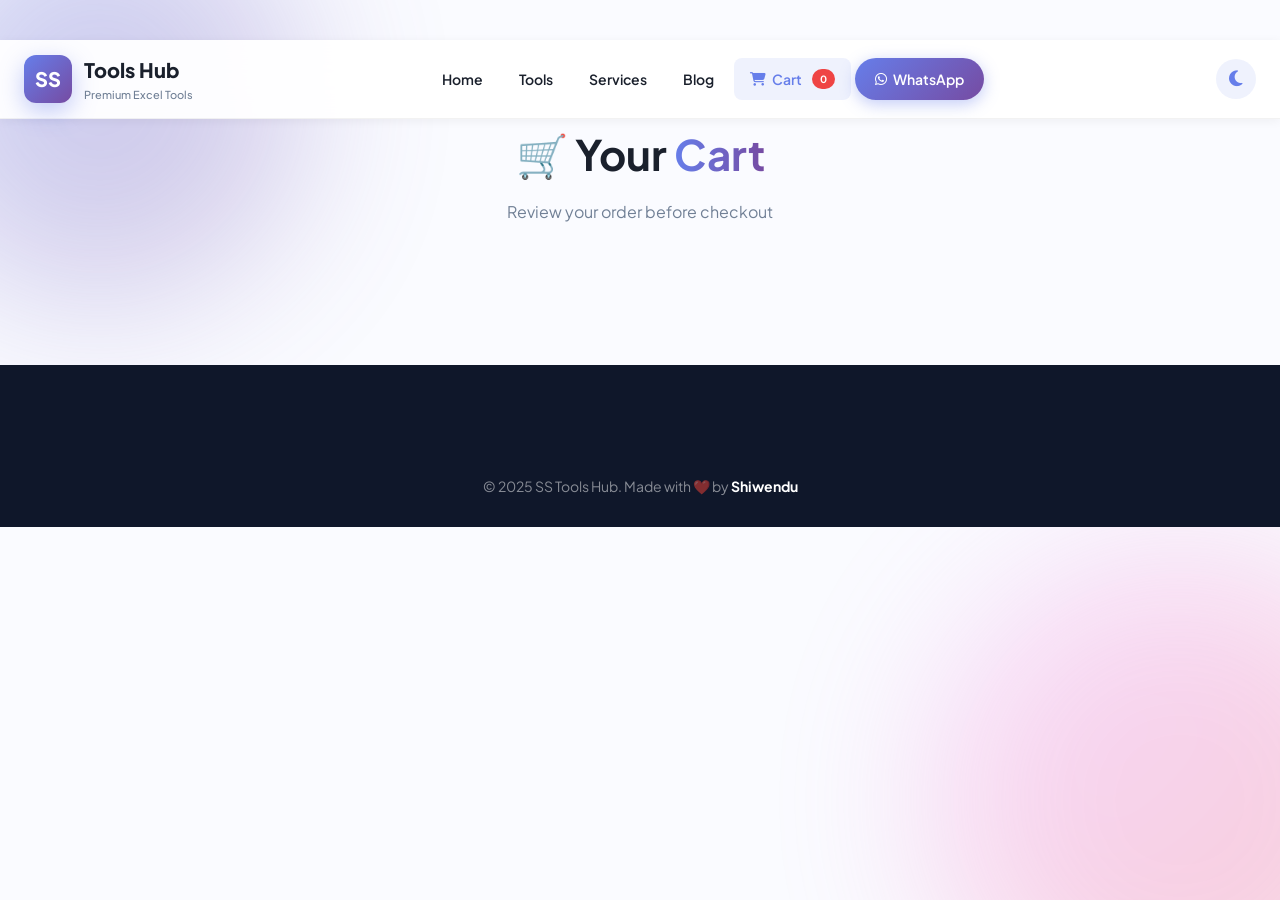
<file: cart.html>
<!DOCTYPE html>
<html lang="en">
<head>
    <meta charset="UTF-8">
    <meta name="viewport" content="width=device-width, initial-scale=1.0">
    <title>Shopping Cart - SS Tools Hub</title>
    <link rel="stylesheet" href="style.css">
    <link href="https://fonts.googleapis.com/css2?family=Plus+Jakarta+Sans:wght@400;500;600;700;800&display=swap" rel="stylesheet">
    <link rel="stylesheet" href="https://cdnjs.cloudflare.com/ajax/libs/font-awesome/6.4.0/css/all.min.css">
</head>
<body>

<div class="bg-animation">
    <div class="bg-shape shape-1"></div>
    <div class="bg-shape shape-2"></div>
</div>

<nav class="navbar">
    <div class="container nav-container">
        <a href="index.html" class="logo">
            <div class="logo-box"><span>SS</span></div>
            <div class="logo-text">
                <span class="brand">Tools Hub</span>
                <span class="tagline">Premium Excel Tools</span>
            </div>
        </a>
        <ul class="nav-menu" id="navMenu">
            <li><a href="index.html">Home</a></li>
            <li><a href="tools.html">Tools</a></li>
            <li><a href="services.html">Services</a></li>
            <li><a href="blog.html">Blog</a></li>
            <li><a href="cart.html" class="active nav-cart-link">
                <i class="fas fa-shopping-cart"></i> Cart 
                <span class="nav-cart-badge">0</span>
            </a></li>
            <li><a href="https://wa.me/919038338852" class="btn-nav">
                <i class="fab fa-whatsapp"></i> WhatsApp
            </a></li>
        </ul>
        <button class="dark-mode-toggle" onclick="toggleDarkMode()">
            <i class="fas fa-moon"></i>
        </button>
        <div class="menu-toggle" onclick="toggleMenu()"><i class="fas fa-bars"></i></div>
    </div>
</nav>

<section class="section" style="padding-top: 120px;">
    <div class="container">
        <h1 style="text-align: center; font-size: 42px; margin-bottom: 12px;">
            🛒 Your <span class="gradient-text">Cart</span>
        </h1>
        <p style="text-align: center; color: #718096; margin-bottom: 40px;">Review your order before checkout</p>
        
        <div id="cartContainer"></div>
    </div>
</section>

<footer class="footer">
    <div class="container">
        <div class="footer-bottom" style="border-top: none;">
            <p>© 2025 SS Tools Hub. Made with ❤️ by <strong>Shiwendu</strong></p>
        </div>
    </div>
</footer>

<script src="tools-data.js"></script>
<script>
function toggleMenu() {
    document.getElementById('navMenu').classList.toggle('active');
}

function renderCart() {
    const cart = getCart();
    const container = document.getElementById('cartContainer');
    
    if (cart.length === 0) {
        container.innerHTML = `
            <div class="empty-cart">
                <div class="empty-cart-icon">🛒</div>
                <h2>Your Cart is Empty</h2>
                <p>Add some amazing tools to get started!</p>
                <a href="tools.html" class="btn btn-primary btn-large">
                    <i class="fas fa-rocket"></i> Browse Tools
                </a>
            </div>
        `;
        return;
    }
    
    const subtotal = cart.reduce((sum, item) => sum + item.price, 0);
    const oldTotal = cart.reduce((sum, item) => sum + item.oldPrice, 0);
    const savings = oldTotal - subtotal;
    
    let discount = 0;
    if (appliedCoupon) {
        if (appliedCoupon.type === 'percent') {
            discount = Math.round(subtotal * appliedCoupon.discount / 100);
        } else {
            discount = appliedCoupon.discount;
        }
    }
    
    const total = subtotal - discount;
    
    const itemsHTML = cart.map(item => `
        <div class="cart-item">
            <div class="cart-item-image" style="background: ${item.gradient};">
                <i class="${item.icon}"></i>
            </div>
            <div class="cart-item-details">
                <h3>${item.name}</h3>
                <div class="cart-item-category">${item.category}</div>
                <div class="cart-item-pricing-row">
                    <span class="price-old">₹${item.oldPrice.toLocaleString('en-IN')}</span>
                    <span class="price-new">₹${item.price.toLocaleString('en-IN')}</span>
                </div>
            </div>
            <button onclick="removeFromCart(${item.id})" class="btn-remove">
                <i class="fas fa-trash"></i> Remove
            </button>
        </div>
    `).join('');
    
    // Generate available coupons from tools-data.js
    let couponsHTML = '';
    for (const [code, coupon] of Object.entries(COUPONS)) {
        couponsHTML += `<strong>${code}</strong> - ${coupon.description}<br>`;
    }
    
    container.innerHTML = `
        <div class="cart-layout">
            <div class="cart-items-section">
                <div class="cart-section-header">
                    <h2>Cart Items (${cart.length})</h2>
                    <button onclick="clearCart()" class="btn-clear-cart">
                        <i class="fas fa-trash"></i> Clear All
                    </button>
                </div>
                ${itemsHTML}
                <a href="tools.html" class="btn-continue-shopping">
                    <i class="fas fa-arrow-left"></i> Continue Shopping
                </a>
            </div>
            
            <div class="cart-summary">
                <div class="summary-card">
                    <h3>Order Summary</h3>
                    <div class="summary-row">
                        <span>Original Price:</span>
                        <span>₹${oldTotal.toLocaleString('en-IN')}</span>
                    </div>
                    <div class="summary-row">
                        <span>Discount:</span>
                        <span class="discount-amount">-₹${savings.toLocaleString('en-IN')}</span>
                    </div>
                    <div class="summary-row">
                        <span>Subtotal:</span>
                        <span>₹${subtotal.toLocaleString('en-IN')}</span>
                    </div>
                    
                    <div class="coupon-section">
                        <input type="text" id="couponInput" placeholder="Enter coupon code">
                        <button onclick="applyCoupon()">Apply</button>
                    </div>
                    <div id="couponMessage"></div>
                    
                    ${appliedCoupon ? `
                        <div class="summary-row">
                            <span>Coupon (${appliedCoupon.code}):</span>
                            <span class="discount-amount">-₹${discount.toLocaleString('en-IN')}</span>
                        </div>
                    ` : ''}
                    
                    <div class="summary-row total-row">
                        <span>Total:</span>
                        <span>₹${total.toLocaleString('en-IN')}</span>
                    </div>
                    
                    <a href="payment.html" class="btn-checkout" style="text-decoration: none;">
                        <i class="fas fa-credit-card"></i> Proceed to Payment
                    </a>
                    <button onclick="checkoutWhatsApp()" class="btn-checkout" style="background: #25D366; margin-top: 12px;">
                        <i class="fab fa-whatsapp"></i> Or Order via WhatsApp
                    </button>
                    
                    <div class="trust-badges">
                        <div class="trust-badge">
                            <i class="fas fa-shield-alt"></i>
                            <span>100% Secure</span>
                        </div>
                        <div class="trust-badge">
                            <i class="fas fa-bolt"></i>
                            <span>Instant Delivery</span>
                        </div>
                        <div class="trust-badge">
                            <i class="fas fa-headset"></i>
                            <span>24/7 Support</span>
                        </div>
                    </div>
                </div>
                
                <div style="background: white; padding: 20px; border-radius: 16px; margin-top: 20px; box-shadow: 0 8px 24px rgba(0,0,0,0.08);">
                    <h4 style="margin-bottom: 12px;">🎁 Available Coupons:</h4>
                    <div style="font-size: 13px; color: #718096; line-height: 1.8;">
                        ${couponsHTML}
                    </div>
                </div>
            </div>
        </div>
    `;
}

document.addEventListener('DOMContentLoaded', renderCart);

window.addEventListener('scroll', () => {
    const navbar = document.querySelector('.navbar');
    if (window.scrollY > 50) navbar.classList.add('scrolled');
    else navbar.classList.remove('scrolled');
});
</script>

</body>
</html>
</file>
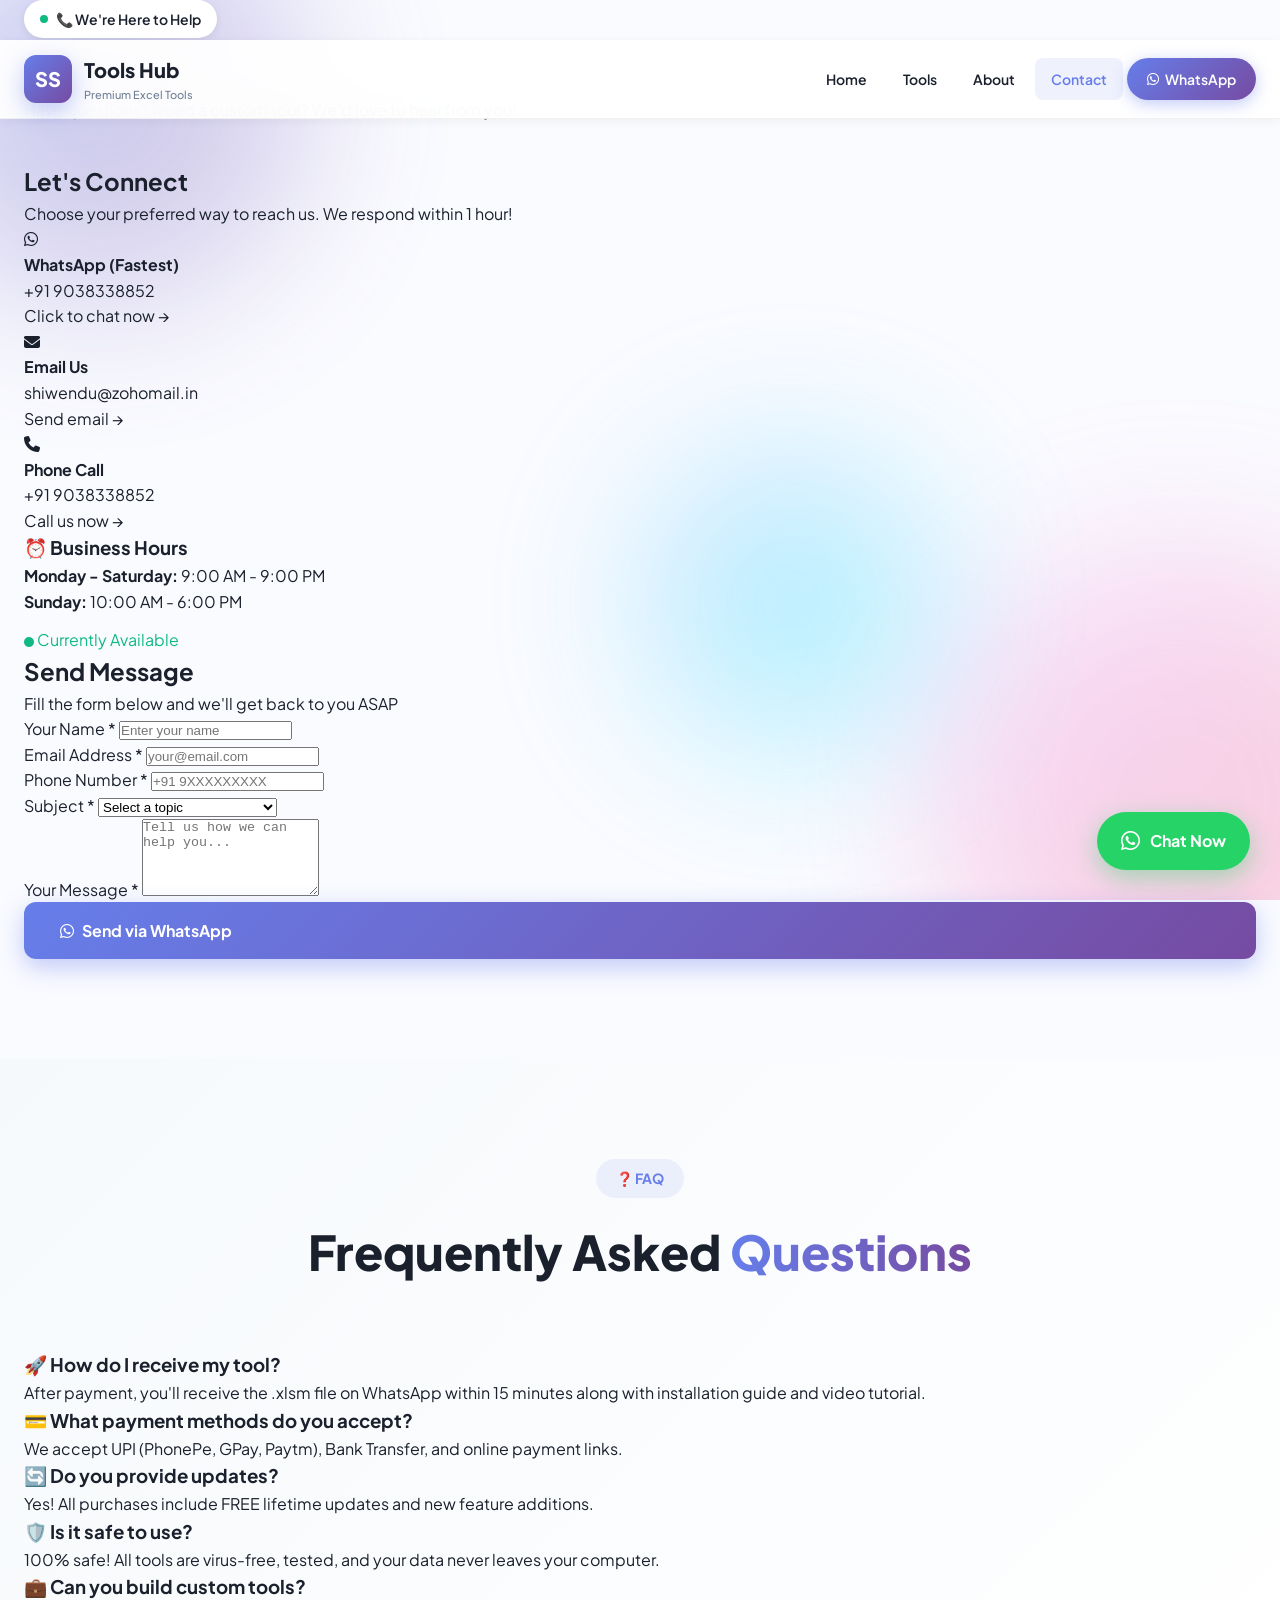
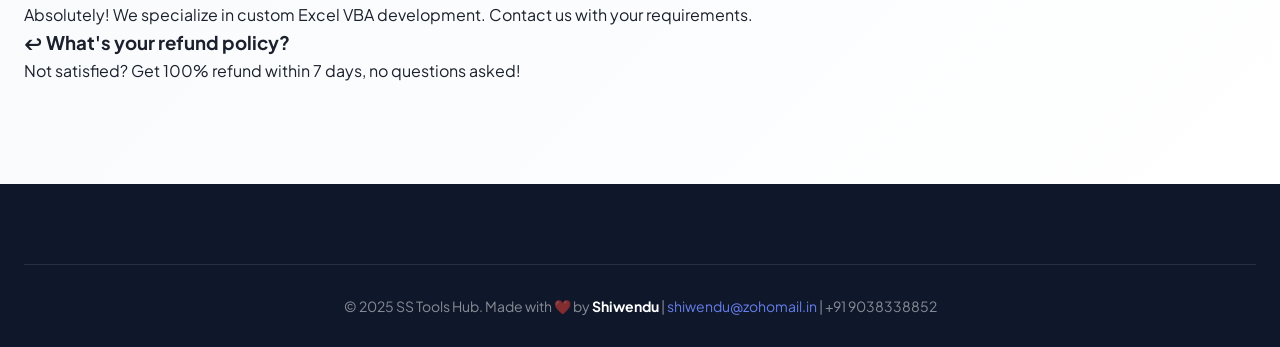
<file: contact.html>
<!DOCTYPE html>
<html lang="en">
<head>
    <meta charset="UTF-8">
    <meta name="viewport" content="width=device-width, initial-scale=1.0">
    <title>Contact Us - SS Tools Hub</title>
    <link rel="stylesheet" href="style.css">
    <link href="https://fonts.googleapis.com/css2?family=Plus+Jakarta+Sans:wght@400;500;600;700;800&display=swap" rel="stylesheet">
    <link rel="stylesheet" href="https://cdnjs.cloudflare.com/ajax/libs/font-awesome/6.4.0/css/all.min.css">
</head>
<body>

<div class="bg-animation">
    <div class="bg-shape shape-1"></div>
    <div class="bg-shape shape-2"></div>
    <div class="bg-shape shape-3"></div>
</div>

<!-- NAVIGATION -->
<nav class="navbar">
    <div class="container nav-container">
        <a href="index.html" class="logo">
            <div class="logo-box"><span>SS</span></div>
            <div class="logo-text">
                <span class="brand">Tools Hub</span>
                <span class="tagline">Premium Excel Tools</span>
            </div>
        </a>
        <ul class="nav-menu" id="navMenu">
            <li><a href="index.html">Home</a></li>
            <li><a href="tools.html">Tools</a></li>
            <li><a href="about.html">About</a></li>
            <li><a href="contact.html" class="active">Contact</a></li>
            <li><a href="https://wa.me/919038338852" class="btn-nav">
                <i class="fab fa-whatsapp"></i> WhatsApp
            </a></li>
        </ul>
        <div class="menu-toggle" onclick="toggleMenu()">
            <i class="fas fa-bars"></i>
        </div>
    </div>
</nav>

<!-- PAGE HEADER -->
<section class="page-header">
    <div class="container">
        <div class="page-header-content">
            <div class="hero-badge" style="margin-bottom: 20px;">
                <span class="pulse"></span>
                <span>📞 We're Here to Help</span>
            </div>
            <h1>Get in <span class="gradient-text">Touch</span></h1>
            <p>Have questions? Need a custom tool? We'd love to hear from you!</p>
        </div>
    </div>
</section>

<!-- CONTACT SECTION -->
<section class="section" style="padding-top: 40px;">
    <div class="container">
        <div class="contact-grid">
            
            <!-- Contact Info -->
            <div class="contact-info-box">
                <h2>Let's Connect</h2>
                <p>Choose your preferred way to reach us. We respond within 1 hour!</p>
                
                <div class="contact-methods">
                    <a href="https://wa.me/919038338852" class="contact-method whatsapp-method">
                        <div class="method-icon">
                            <i class="fab fa-whatsapp"></i>
                        </div>
                        <div class="method-info">
                            <h4>WhatsApp (Fastest)</h4>
                            <p>+91 9038338852</p>
                            <span>Click to chat now →</span>
                        </div>
                    </a>
                    
                    <a href="mailto:shiwendu@zohomail.in" class="contact-method email-method">
                        <div class="method-icon">
                            <i class="fas fa-envelope"></i>
                        </div>
                        <div class="method-info">
                            <h4>Email Us</h4>
                            <p>shiwendu@zohomail.in</p>
                            <span>Send email →</span>
                        </div>
                    </a>
                    
                    <a href="tel:+919038338852" class="contact-method phone-method">
                        <div class="method-icon">
                            <i class="fas fa-phone"></i>
                        </div>
                        <div class="method-info">
                            <h4>Phone Call</h4>
                            <p>+91 9038338852</p>
                            <span>Call us now →</span>
                        </div>
                    </a>
                </div>
                
                <div class="business-hours">
                    <h3>⏰ Business Hours</h3>
                    <p><strong>Monday - Saturday:</strong> 9:00 AM - 9:00 PM</p>
                    <p><strong>Sunday:</strong> 10:00 AM - 6:00 PM</p>
                    <p style="margin-top: 12px; color: #10b981;"><i class="fas fa-circle" style="font-size: 10px;"></i> Currently Available</p>
                </div>
            </div>
            
            <!-- Contact Form -->
            <div class="contact-form-box">
                <h2>Send Message</h2>
                <p>Fill the form below and we'll get back to you ASAP</p>
                
                <form onsubmit="sendContactMessage(event)">
                    <div class="form-group">
                        <label>Your Name *</label>
                        <input type="text" id="name" required placeholder="Enter your name">
                    </div>
                    
                    <div class="form-group">
                        <label>Email Address *</label>
                        <input type="email" id="email" required placeholder="your@email.com">
                    </div>
                    
                    <div class="form-group">
                        <label>Phone Number *</label>
                        <input type="tel" id="phone" required placeholder="+91 9XXXXXXXXX">
                    </div>
                    
                    <div class="form-group">
                        <label>Subject *</label>
                        <select id="subject" required>
                            <option value="">Select a topic</option>
                            <option value="Buy Tool">Buy a Tool</option>
                            <option value="Custom Tool">Custom Tool Development</option>
                            <option value="Support">Technical Support</option>
                            <option value="Pricing">Pricing Question</option>
                            <option value="Partnership">Business Partnership</option>
                            <option value="Other">Other</option>
                        </select>
                    </div>
                    
                    <div class="form-group">
                        <label>Your Message *</label>
                        <textarea id="message" rows="5" required placeholder="Tell us how we can help you..."></textarea>
                    </div>
                    
                    <button type="submit" class="btn btn-primary btn-large" style="width: 100%;">
                        <i class="fab fa-whatsapp"></i> Send via WhatsApp
                    </button>
                </form>
            </div>
        </div>
    </div>
</section>

<!-- FAQ -->
<section class="section bg-gradient">
    <div class="container">
        <div class="section-header">
            <span class="section-badge">❓ FAQ</span>
            <h2 class="section-title">Frequently Asked <span class="gradient-text">Questions</span></h2>
        </div>
        
        <div class="faq-grid">
            <div class="faq-item">
                <h3>🚀 How do I receive my tool?</h3>
                <p>After payment, you'll receive the .xlsm file on WhatsApp within 15 minutes along with installation guide and video tutorial.</p>
            </div>
            <div class="faq-item">
                <h3>💳 What payment methods do you accept?</h3>
                <p>We accept UPI (PhonePe, GPay, Paytm), Bank Transfer, and online payment links.</p>
            </div>
            <div class="faq-item">
                <h3>🔄 Do you provide updates?</h3>
                <p>Yes! All purchases include FREE lifetime updates and new feature additions.</p>
            </div>
            <div class="faq-item">
                <h3>🛡️ Is it safe to use?</h3>
                <p>100% safe! All tools are virus-free, tested, and your data never leaves your computer.</p>
            </div>
            <div class="faq-item">
                <h3>💼 Can you build custom tools?</h3>
                <p>Absolutely! We specialize in custom Excel VBA development. Contact us with your requirements.</p>
            </div>
            <div class="faq-item">
                <h3>↩️ What's your refund policy?</h3>
                <p>Not satisfied? Get 100% refund within 7 days, no questions asked!</p>
            </div>
        </div>
    </div>
</section>

<!-- FOOTER -->
<footer class="footer">
    <div class="container">
        <div class="footer-bottom">
            <p>© 2025 SS Tools Hub. Made with ❤️ by <strong>Shiwendu</strong> | <a href="mailto:shiwendu@zohomail.in" style="color: #667eea;">shiwendu@zohomail.in</a> | +91 9038338852</p>
        </div>
    </div>
</footer>

<a href="https://wa.me/919038338852" class="whatsapp-float">
    <i class="fab fa-whatsapp"></i>
    <span class="float-text">Chat Now</span>
</a>

<script>
function toggleMenu() {
    document.getElementById('navMenu').classList.toggle('active');
}

function sendContactMessage(e) {
    e.preventDefault();
    const name = document.getElementById('name').value;
    const email = document.getElementById('email').value;
    const phone = document.getElementById('phone').value;
    const subject = document.getElementById('subject').value;
    const message = document.getElementById('message').value;
    
    const whatsappMsg = `*New Contact Form Submission*%0A%0A*Name:* ${name}%0A*Email:* ${email}%0A*Phone:* ${phone}%0A*Subject:* ${subject}%0A%0A*Message:*%0A${message}`;
    
    window.open(`https://wa.me/919038338852?text=${whatsappMsg}`, '_blank');
}

window.addEventListener('scroll', () => {
    const navbar = document.querySelector('.navbar');
    if (window.scrollY > 50) navbar.classList.add('scrolled');
    else navbar.classList.remove('scrolled');
});
</script>

</body>
</html>
</file>
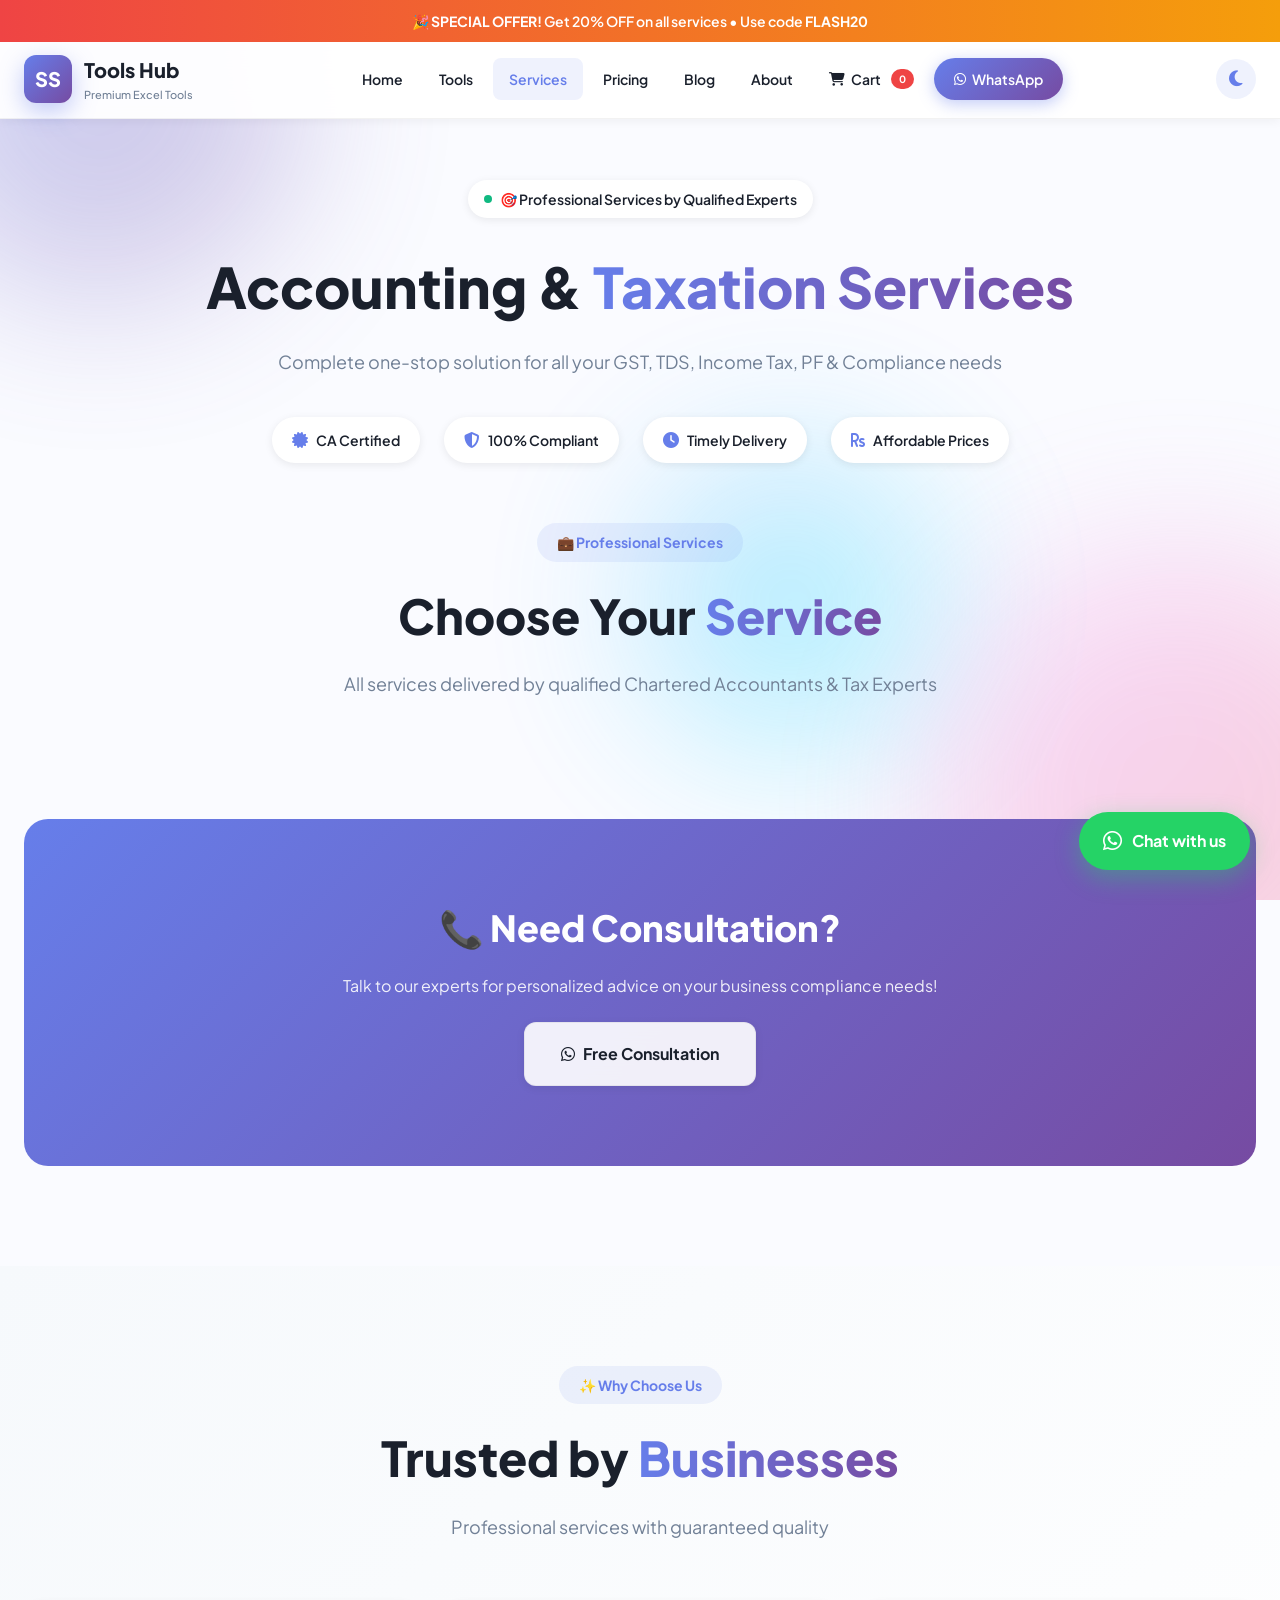
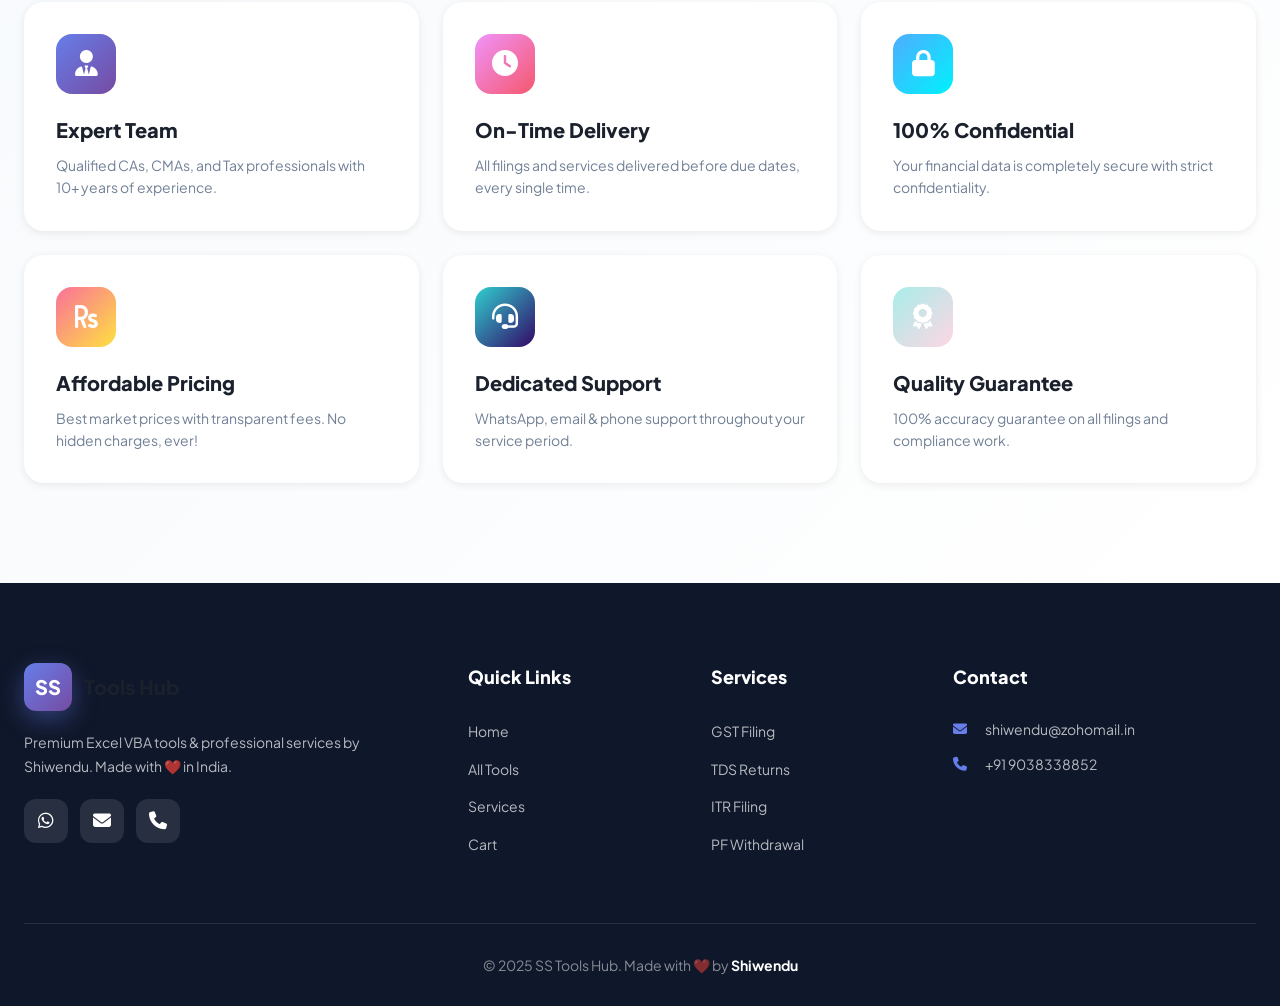
<file: services.html>
<!DOCTYPE html>
<html lang="en">
<head>
    <meta charset="UTF-8">
    <meta name="viewport" content="width=device-width, initial-scale=1.0">
    <title>Professional Services - SS Tools Hub | GST, TDS, ITR, PF</title>
    <meta name="description" content="Professional accounting, taxation & finance services by qualified experts. GST filing, TDS returns, ITR, PF withdrawal, company registration.">
    
    <link rel="stylesheet" href="style.css">
    <link href="https://fonts.googleapis.com/css2?family=Plus+Jakarta+Sans:wght@400;500;600;700;800&display=swap" rel="stylesheet">
    <link rel="stylesheet" href="https://cdnjs.cloudflare.com/ajax/libs/font-awesome/6.4.0/css/all.min.css">
</head>
<body>

<div class="bg-animation">
    <div class="bg-shape shape-1"></div>
    <div class="bg-shape shape-2"></div>
    <div class="bg-shape shape-3"></div>
</div>

<div class="top-offer-bar">
    <div class="container">
        <span>🎉 <strong>SPECIAL OFFER!</strong> Get 20% OFF on all services • Use code <strong>FLASH20</strong></span>
    </div>
</div>

<nav class="navbar">
    <div class="container nav-container">
        <a href="index.html" class="logo">
            <div class="logo-box"><span>SS</span></div>
            <div class="logo-text">
                <span class="brand">Tools Hub</span>
                <span class="tagline">Premium Excel Tools</span>
            </div>
        </a>
        <ul class="nav-menu" id="navMenu">
            <li><a href="index.html">Home</a></li>
            <li><a href="tools.html">Tools</a></li>
            <li><a href="services.html" class="active">Services</a></li>
            <li><a href="index.html#pricing">Pricing</a></li>
            <li><a href="blog.html">Blog</a></li>
            <li><a href="index.html#about">About</a></li>
            <li><a href="cart.html" class="nav-cart-link">
                <i class="fas fa-shopping-cart"></i> Cart 
                <span class="nav-cart-badge">0</span>
            </a></li>
            <li><a href="https://wa.me/919038338852" class="btn-nav">
                <i class="fab fa-whatsapp"></i> WhatsApp
            </a></li>
        </ul>
        <button class="dark-mode-toggle" onclick="toggleDarkMode()">
            <i class="fas fa-moon"></i>
        </button>
        <div class="menu-toggle" onclick="toggleMenu()"><i class="fas fa-bars"></i></div>
    </div>
</nav>

<section class="tools-page-header">
    <div class="container">
        <div class="hero-badge" style="margin: 0 auto 24px; display: inline-flex;">
            <span class="pulse"></span>
            <span>🎯 Professional Services by Qualified Experts</span>
        </div>
        <h1>Accounting & <span class="gradient-text">Taxation Services</span></h1>
        <p>Complete one-stop solution for all your GST, TDS, Income Tax, PF & Compliance needs</p>
        
        <div class="service-highlights">
            <div class="highlight-item">
                <i class="fas fa-certificate"></i>
                <span>CA Certified</span>
            </div>
            <div class="highlight-item">
                <i class="fas fa-shield-alt"></i>
                <span>100% Compliant</span>
            </div>
            <div class="highlight-item">
                <i class="fas fa-clock"></i>
                <span>Timely Delivery</span>
            </div>
            <div class="highlight-item">
                <i class="fas fa-rupee-sign"></i>
                <span>Affordable Prices</span>
            </div>
        </div>
    </div>
</section>

<section class="section" style="padding-top: 20px;">
    <div class="container">
        <div class="section-header">
            <span class="section-badge">💼 Professional Services</span>
            <h2 class="section-title">Choose Your <span class="gradient-text">Service</span></h2>
            <p class="section-subtitle">All services delivered by qualified Chartered Accountants & Tax Experts</p>
        </div>
        
        <div class="tools-grid" id="servicesGrid"></div>
        
        <div class="custom-tool-section">
            <h2>📞 Need Consultation?</h2>
            <p>Talk to our experts for personalized advice on your business compliance needs!</p>
            <a href="https://wa.me/919038338852?text=Hi%20Shiwendu,%20I%20need%20consultation%20for%20my%20business" class="btn btn-glass btn-large">
                <i class="fab fa-whatsapp"></i> Free Consultation
            </a>
        </div>
    </div>
</section>

<!-- WHY CHOOSE OUR SERVICES -->
<section class="section bg-gradient">
    <div class="container">
        <div class="section-header">
            <span class="section-badge">✨ Why Choose Us</span>
            <h2 class="section-title">Trusted by <span class="gradient-text">Businesses</span></h2>
            <p class="section-subtitle">Professional services with guaranteed quality</p>
        </div>
        <div class="features-grid">
            <div class="feature-box">
                <div class="feature-icon" style="background: linear-gradient(135deg, #667eea, #764ba2);">
                    <i class="fas fa-user-tie"></i>
                </div>
                <h3>Expert Team</h3>
                <p>Qualified CAs, CMAs, and Tax professionals with 10+ years of experience.</p>
            </div>
            <div class="feature-box">
                <div class="feature-icon" style="background: linear-gradient(135deg, #f093fb, #f5576c);">
                    <i class="fas fa-clock"></i>
                </div>
                <h3>On-Time Delivery</h3>
                <p>All filings and services delivered before due dates, every single time.</p>
            </div>
            <div class="feature-box">
                <div class="feature-icon" style="background: linear-gradient(135deg, #4facfe, #00f2fe);">
                    <i class="fas fa-lock"></i>
                </div>
                <h3>100% Confidential</h3>
                <p>Your financial data is completely secure with strict confidentiality.</p>
            </div>
            <div class="feature-box">
                <div class="feature-icon" style="background: linear-gradient(135deg, #fa709a, #fee140);">
                    <i class="fas fa-rupee-sign"></i>
                </div>
                <h3>Affordable Pricing</h3>
                <p>Best market prices with transparent fees. No hidden charges, ever!</p>
            </div>
            <div class="feature-box">
                <div class="feature-icon" style="background: linear-gradient(135deg, #30cfd0, #330867);">
                    <i class="fas fa-headset"></i>
                </div>
                <h3>Dedicated Support</h3>
                <p>WhatsApp, email & phone support throughout your service period.</p>
            </div>
            <div class="feature-box">
                <div class="feature-icon" style="background: linear-gradient(135deg, #a8edea, #fed6e3);">
                    <i class="fas fa-award"></i>
                </div>
                <h3>Quality Guarantee</h3>
                <p>100% accuracy guarantee on all filings and compliance work.</p>
            </div>
        </div>
    </div>
</section>

<footer class="footer">
    <div class="container">
        <div class="footer-grid">
            <div class="footer-col">
                <a href="index.html" class="logo">
                    <div class="logo-box"><span>SS</span></div>
                    <div class="logo-text"><span class="brand">Tools Hub</span></div>
                </a>
                <p class="footer-desc">Premium Excel VBA tools & professional services by Shiwendu. Made with ❤️ in India.</p>
                <div class="social-links">
                    <a href="https://wa.me/919038338852"><i class="fab fa-whatsapp"></i></a>
                    <a href="mailto:shiwendu@zohomail.in"><i class="fas fa-envelope"></i></a>
                    <a href="tel:+919038338852"><i class="fas fa-phone"></i></a>
                </div>
            </div>
            <div class="footer-col">
                <h4>Quick Links</h4>
                <ul>
                    <li><a href="index.html">Home</a></li>
                    <li><a href="tools.html">All Tools</a></li>
                    <li><a href="services.html">Services</a></li>
                    <li><a href="cart.html">Cart</a></li>
                </ul>
            </div>
            <div class="footer-col">
                <h4>Services</h4>
                <ul>
                    <li><a href="services.html">GST Filing</a></li>
                    <li><a href="services.html">TDS Returns</a></li>
                    <li><a href="services.html">ITR Filing</a></li>
                    <li><a href="services.html">PF Withdrawal</a></li>
                </ul>
            </div>
            <div class="footer-col">
                <h4>Contact</h4>
                <ul class="contact-info">
                    <li><i class="fas fa-envelope"></i> <a href="mailto:shiwendu@zohomail.in">shiwendu@zohomail.in</a></li>
                    <li><i class="fas fa-phone"></i> <a href="tel:+919038338852">+91 9038338852</a></li>
                </ul>
            </div>
        </div>
        <div class="footer-bottom">
            <p>© 2025 SS Tools Hub. Made with ❤️ by <strong>Shiwendu</strong></p>
        </div>
    </div>
</footer>

<a href="https://wa.me/919038338852" class="whatsapp-float" target="_blank">
    <i class="fab fa-whatsapp"></i>
    <span class="float-text">Chat with us</span>
</a>

<script src="tools-data.js"></script>
<script>
function toggleMenu() {
    document.getElementById('navMenu').classList.toggle('active');
}

window.addEventListener('scroll', () => {
    const navbar = document.querySelector('.navbar');
    if (window.scrollY > 50) navbar.classList.add('scrolled');
    else navbar.classList.remove('scrolled');
});
</script>

</body>
</html>
</file>
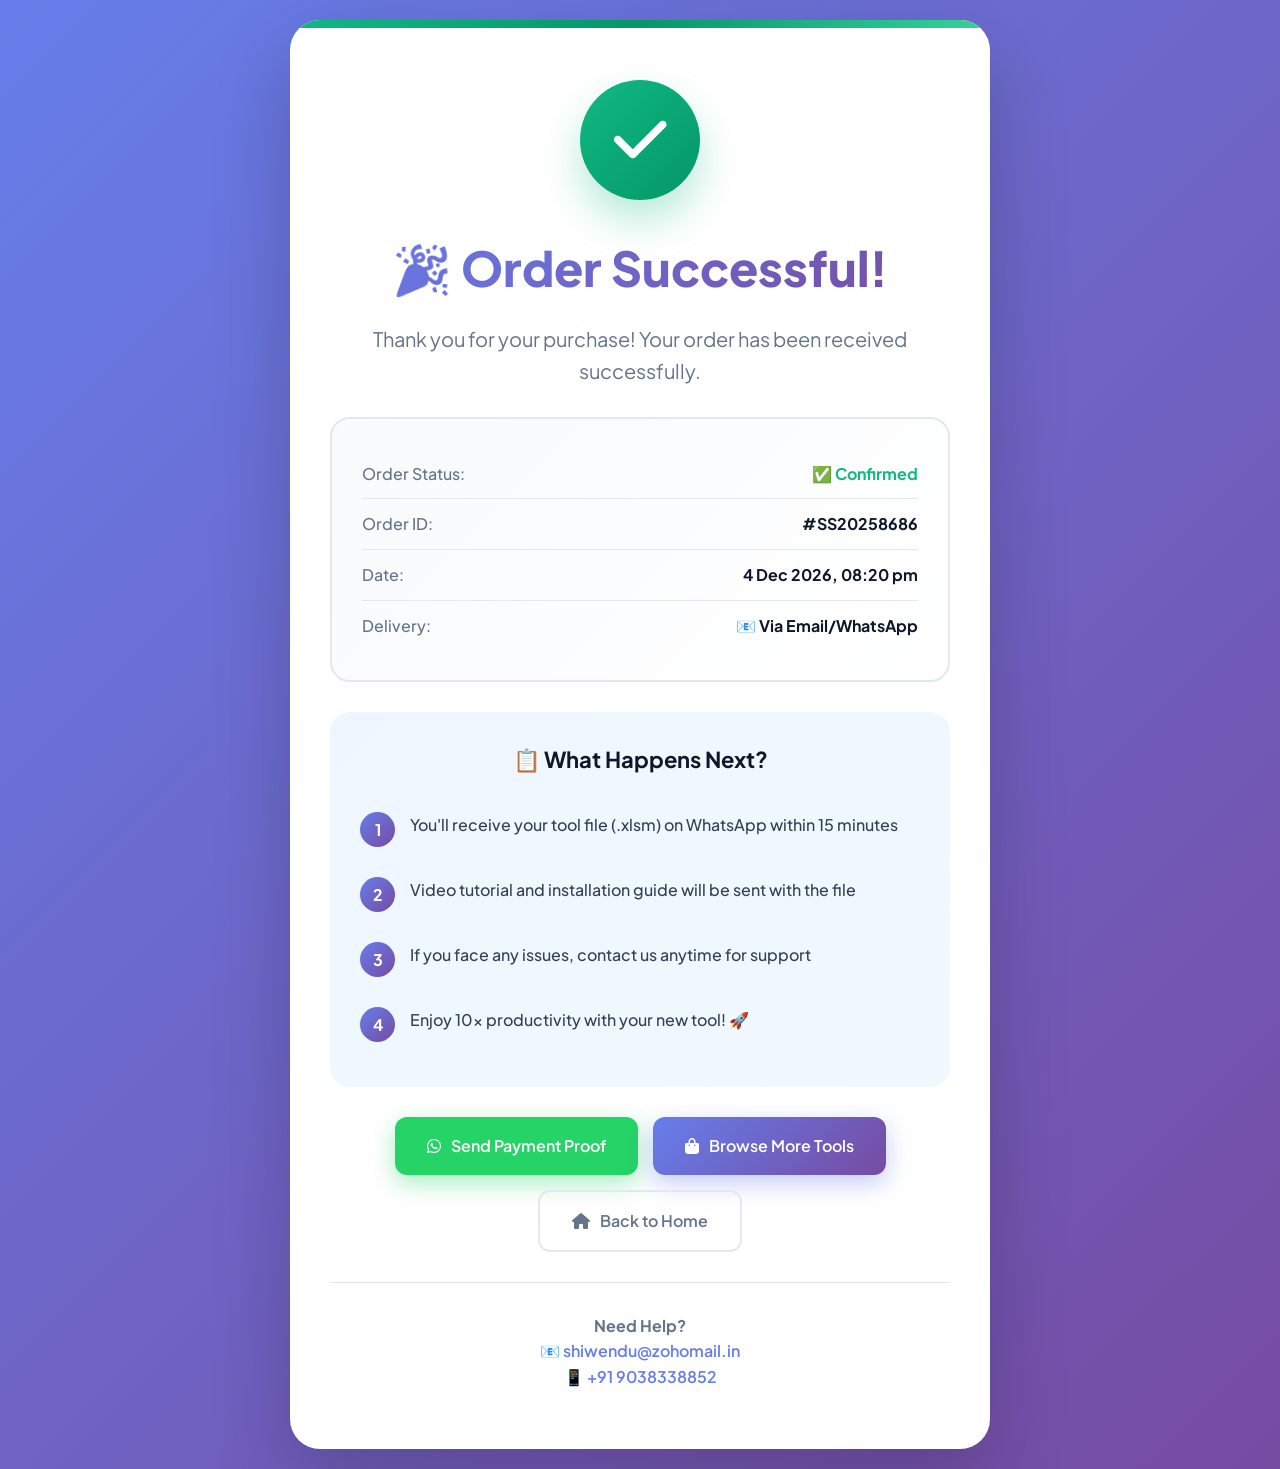
<file: success.html>
<!DOCTYPE html>
<html lang="en">
<head>
    <meta charset="UTF-8">
    <meta name="viewport" content="width=device-width, initial-scale=1.0">
    <title>Thank You! - SS Tools Hub</title>
    <link rel="stylesheet" href="style.css">
    <link href="https://fonts.googleapis.com/css2?family=Plus+Jakarta+Sans:wght@400;500;600;700;800&display=swap" rel="stylesheet">
    <link rel="stylesheet" href="https://cdnjs.cloudflare.com/ajax/libs/font-awesome/6.4.0/css/all.min.css">
    <style>
        body {
            background: linear-gradient(135deg, #667eea 0%, #764ba2 100%);
            min-height: 100vh;
            display: flex;
            align-items: center;
            justify-content: center;
            padding: 20px;
        }
        
        .success-container {
            background: white;
            border-radius: 30px;
            padding: 60px 40px;
            max-width: 700px;
            width: 100%;
            text-align: center;
            box-shadow: 0 30px 80px rgba(0,0,0,0.2);
            position: relative;
            overflow: hidden;
            animation: slideUp 0.8s ease;
        }
        
        @keyframes slideUp {
            from {
                opacity: 0;
                transform: translateY(40px);
            }
            to {
                opacity: 1;
                transform: translateY(0);
            }
        }
        
        .success-container::before {
            content: '';
            position: absolute;
            top: 0;
            left: 0;
            right: 0;
            height: 8px;
            background: linear-gradient(90deg, #10b981, #059669, #34d399);
        }
        
        .success-icon {
            width: 120px;
            height: 120px;
            background: linear-gradient(135deg, #10b981, #059669);
            border-radius: 50%;
            display: flex;
            align-items: center;
            justify-content: center;
            margin: 0 auto 30px;
            color: white;
            font-size: 60px;
            position: relative;
            animation: bounce 1s ease;
            box-shadow: 0 20px 40px rgba(16, 185, 129, 0.3);
        }
        
        @keyframes bounce {
            0%, 20%, 60%, 100% { transform: translateY(0); }
            40% { transform: translateY(-30px); }
            80% { transform: translateY(-15px); }
        }
        
        .success-icon::after {
            content: '';
            position: absolute;
            width: 150px;
            height: 150px;
            border-radius: 50%;
            background: rgba(16, 185, 129, 0.2);
            animation: ripple 2s infinite;
            z-index: -1;
        }
        
        @keyframes ripple {
            0% { transform: scale(0.8); opacity: 0.8; }
            100% { transform: scale(1.5); opacity: 0; }
        }
        
        .success-title {
            font-size: 48px;
            font-weight: 800;
            color: #0f172a;
            margin-bottom: 16px;
            background: linear-gradient(135deg, #667eea, #764ba2);
            -webkit-background-clip: text;
            -webkit-text-fill-color: transparent;
        }
        
        .success-message {
            font-size: 20px;
            color: #64748b;
            margin-bottom: 30px;
            line-height: 1.6;
        }
        
        .order-card {
            background: linear-gradient(135deg, #f8fafc, #fff);
            border: 2px solid #e2e8f0;
            border-radius: 20px;
            padding: 30px;
            margin: 30px 0;
            text-align: left;
        }
        
        .order-row {
            display: flex;
            justify-content: space-between;
            padding: 12px 0;
            border-bottom: 1px solid #e2e8f0;
        }
        
        .order-row:last-child {
            border-bottom: none;
        }
        
        .order-row .label {
            color: #64748b;
            font-weight: 500;
        }
        
        .order-row .value {
            color: #0f172a;
            font-weight: 700;
        }
        
        .order-row .value.success {
            color: #10b981;
        }
        
        .next-steps {
            background: linear-gradient(135deg, #eff6ff, #f0f9ff);
            border-radius: 20px;
            padding: 30px;
            margin: 30px 0;
            text-align: left;
        }
        
        .next-steps h3 {
            color: #0f172a;
            margin-bottom: 20px;
            font-size: 22px;
            text-align: center;
        }
        
        .step-list {
            list-style: none;
        }
        
        .step-list li {
            display: flex;
            gap: 15px;
            padding: 15px 0;
            color: #334155;
            font-weight: 500;
        }
        
        .step-number {
            background: linear-gradient(135deg, #667eea, #764ba2);
            color: white;
            width: 35px;
            height: 35px;
            border-radius: 50%;
            display: flex;
            align-items: center;
            justify-content: center;
            font-weight: 700;
            flex-shrink: 0;
        }
        
        .action-buttons {
            display: flex;
            gap: 15px;
            justify-content: center;
            flex-wrap: wrap;
            margin-top: 30px;
        }
        
        .btn {
            display: inline-flex;
            align-items: center;
            gap: 10px;
            padding: 16px 32px;
            border-radius: 12px;
            text-decoration: none;
            font-weight: 600;
            font-size: 16px;
            transition: all 0.3s;
        }
        
        .btn-primary {
            background: linear-gradient(135deg, #667eea, #764ba2);
            color: white;
            box-shadow: 0 8px 24px rgba(102, 126, 234, 0.4);
        }
        
        .btn-primary:hover {
            transform: translateY(-3px);
            box-shadow: 0 12px 32px rgba(102, 126, 234, 0.6);
        }
        
        .btn-whatsapp {
            background: #25D366;
            color: white;
            box-shadow: 0 8px 24px rgba(37, 211, 102, 0.4);
        }
        
        .btn-whatsapp:hover {
            transform: translateY(-3px);
            box-shadow: 0 12px 32px rgba(37, 211, 102, 0.6);
        }
        
        .btn-outline {
            background: transparent;
            color: #64748b;
            border: 2px solid #e2e8f0;
        }
        
        .btn-outline:hover {
            border-color: #667eea;
            color: #667eea;
        }
        
        .confetti {
            position: absolute;
            width: 10px;
            height: 10px;
            background: #f93;
            opacity: 0;
            animation: confetti 3s ease-out infinite;
        }
        
        @keyframes confetti {
            0% {
                transform: translateY(0) rotate(0);
                opacity: 1;
            }
            100% {
                transform: translateY(-100vh) rotate(720deg);
                opacity: 0;
            }
        }
        
        .contact-help {
            margin-top: 30px;
            padding-top: 30px;
            border-top: 1px solid #e2e8f0;
            color: #64748b;
        }
        
        .contact-help a {
            color: #667eea;
            text-decoration: none;
            font-weight: 600;
        }
        
        @media (max-width: 600px) {
            .success-title { font-size: 32px; }
            .success-icon { width: 100px; height: 100px; font-size: 50px; }
            .success-container { padding: 40px 24px; }
        }
    </style>
</head>
<body>

<div class="success-container">
    <!-- Confetti -->
    <div class="confetti" style="left: 10%; animation-delay: 0s;"></div>
    <div class="confetti" style="left: 20%; animation-delay: 0.5s; background: #f0c;"></div>
    <div class="confetti" style="left: 40%; animation-delay: 1s; background: #0cf;"></div>
    <div class="confetti" style="left: 60%; animation-delay: 1.5s; background: #f93;"></div>
    <div class="confetti" style="left: 80%; animation-delay: 2s; background: #0f9;"></div>

    <!-- Success Icon -->
    <div class="success-icon">
        <i class="fas fa-check"></i>
    </div>

    <!-- Title -->
    <h1 class="success-title">🎉 Order Successful!</h1>
    
    <p class="success-message">
        Thank you for your purchase! Your order has been received successfully.
    </p>

    <!-- Order Details -->
    <div class="order-card">
        <div class="order-row">
            <span class="label">Order Status:</span>
            <span class="value success">✅ Confirmed</span>
        </div>
        <div class="order-row">
            <span class="label">Order ID:</span>
            <span class="value" id="orderId">#SS2025001</span>
        </div>
        <div class="order-row">
            <span class="label">Date:</span>
            <span class="value" id="orderDate">-</span>
        </div>
        <div class="order-row">
            <span class="label">Delivery:</span>
            <span class="value">📧 Via Email/WhatsApp</span>
        </div>
    </div>

    <!-- Next Steps -->
    <div class="next-steps">
        <h3>📋 What Happens Next?</h3>
        <ol class="step-list">
            <li>
                <span class="step-number">1</span>
                <span>You'll receive your tool file (.xlsm) on WhatsApp within 15 minutes</span>
            </li>
            <li>
                <span class="step-number">2</span>
                <span>Video tutorial and installation guide will be sent with the file</span>
            </li>
            <li>
                <span class="step-number">3</span>
                <span>If you face any issues, contact us anytime for support</span>
            </li>
            <li>
                <span class="step-number">4</span>
                <span>Enjoy 10x productivity with your new tool! 🚀</span>
            </li>
        </ol>
    </div>

    <!-- Action Buttons -->
    <div class="action-buttons">
        <a href="https://wa.me/919038338852?text=Hi%20Shiwendu,%20I%20just%20completed%20payment.%20Please%20send%20the%20tool" class="btn btn-whatsapp">
            <i class="fab fa-whatsapp"></i> Send Payment Proof
        </a>
        <a href="tools.html" class="btn btn-primary">
            <i class="fas fa-shopping-bag"></i> Browse More Tools
        </a>
        <a href="index.html" class="btn btn-outline">
            <i class="fas fa-home"></i> Back to Home
        </a>
    </div>

    <!-- Contact Help -->
    <div class="contact-help">
        <p>
            <strong>Need Help?</strong><br>
            📧 <a href="mailto:shiwendu@zohomail.in">shiwendu@zohomail.in</a><br>
            📱 <a href="tel:+919038338852">+91 9038338852</a>
        </p>
    </div>
</div>

<script>
// Generate unique order ID
const orderNum = Math.floor(Math.random() * 9000) + 1000;
document.getElementById('orderId').textContent = '#SS2025' + orderNum;

// Show current date
document.getElementById('orderDate').textContent = new Date().toLocaleString('en-IN', {
    day: 'numeric',
    month: 'short',
    year: 'numeric',
    hour: '2-digit',
    minute: '2-digit'
});
</script>

</body>
</html>
</file>
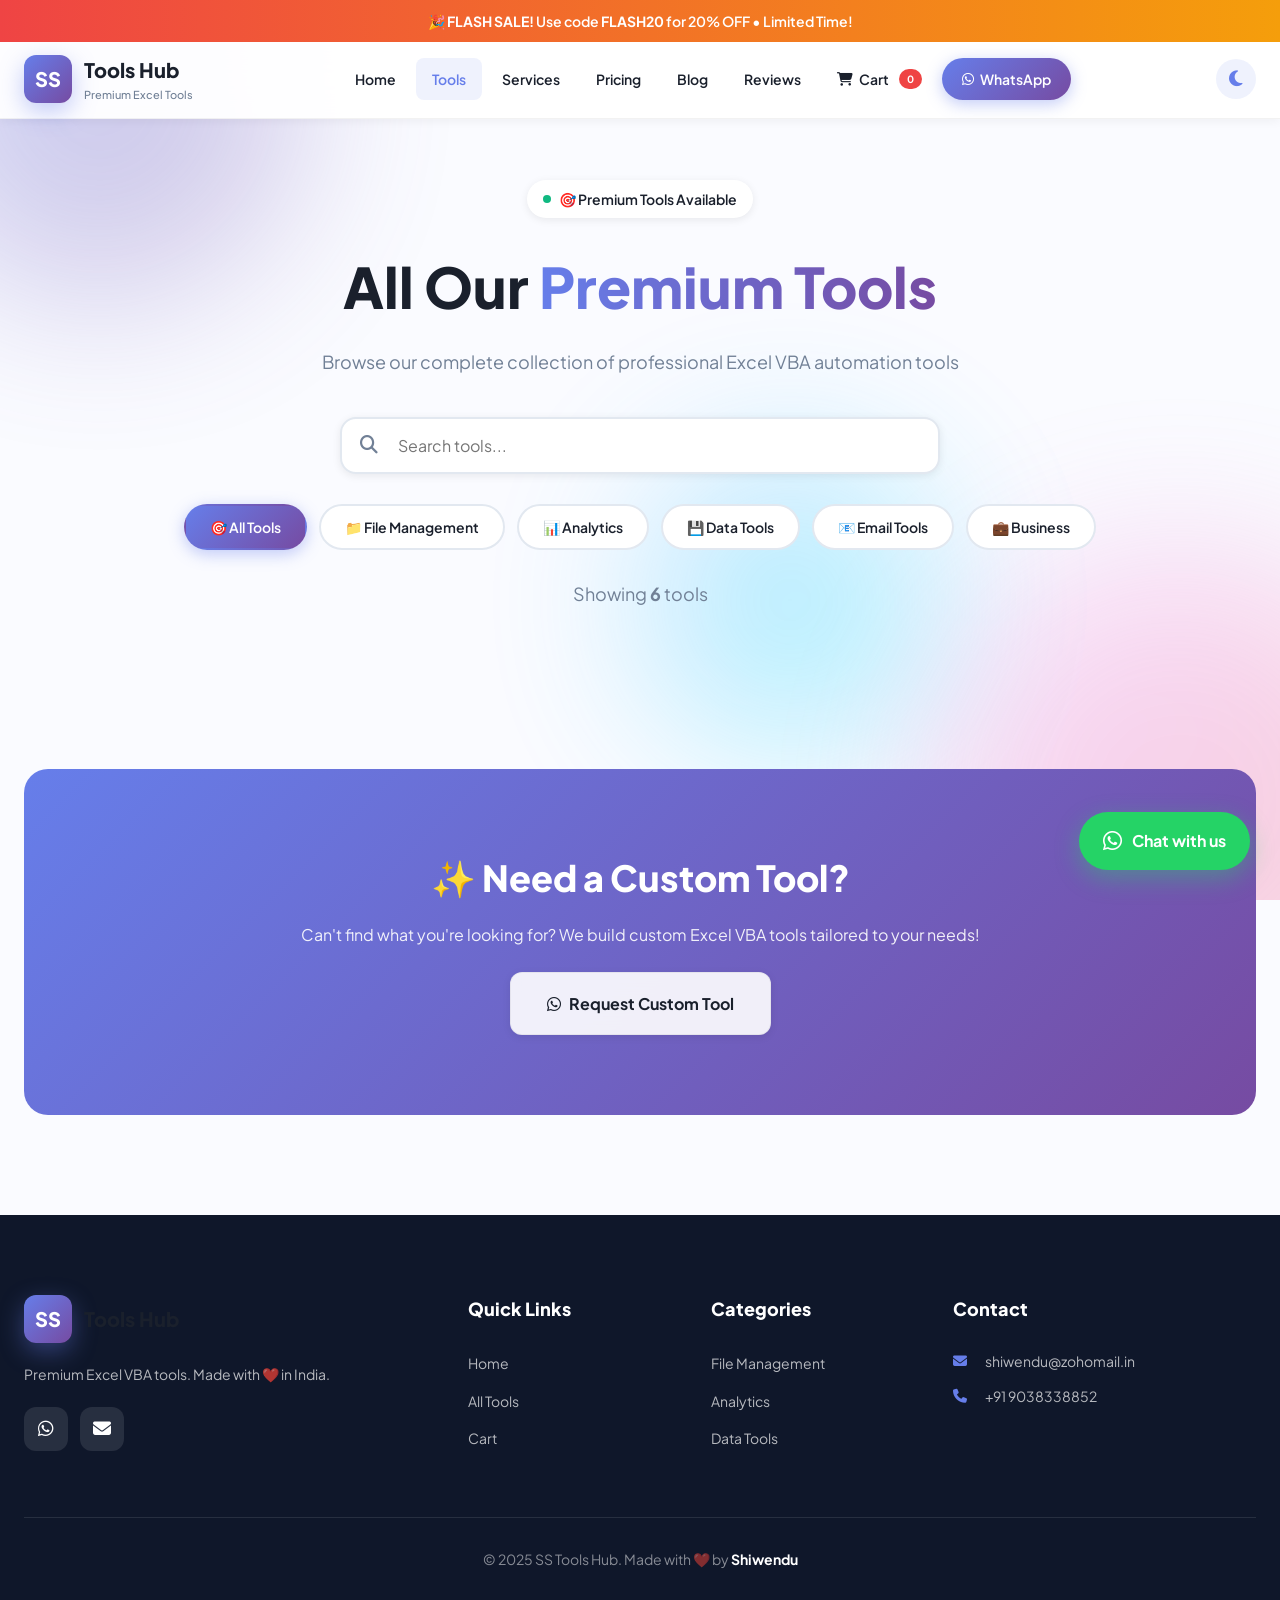
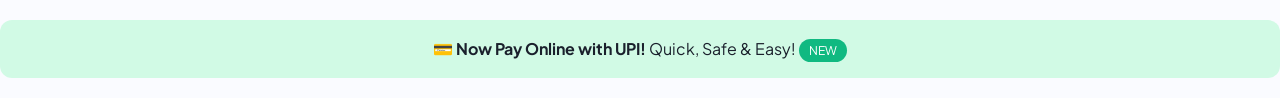
<file: tools.html>
<!DOCTYPE html>
<html lang="en">
<head>
    <meta charset="UTF-8">
    <meta name="viewport" content="width=device-width, initial-scale=1.0">
    <title>All Tools - SS Tools Hub | Premium Excel VBA Tools</title>
    <link rel="stylesheet" href="style.css">
    <link href="https://fonts.googleapis.com/css2?family=Plus+Jakarta+Sans:wght@400;500;600;700;800&display=swap" rel="stylesheet">
    <link rel="stylesheet" href="https://cdnjs.cloudflare.com/ajax/libs/font-awesome/6.4.0/css/all.min.css">
</head>
<body>

<div class="bg-animation">
    <div class="bg-shape shape-1"></div>
    <div class="bg-shape shape-2"></div>
    <div class="bg-shape shape-3"></div>
</div>

<div class="top-offer-bar">
    <div class="container">
        <span>🎉 <strong>FLASH SALE!</strong> Use code <strong>FLASH20</strong> for 20% OFF • Limited Time!</span>
    </div>
</div>

<nav class="navbar">
    <div class="container nav-container">
        <a href="index.html" class="logo">
            <div class="logo-box"><span>SS</span></div>
            <div class="logo-text">
                <span class="brand">Tools Hub</span>
                <span class="tagline">Premium Excel Tools</span>
            </div>
        </a>
        <ul class="nav-menu" id="navMenu">
            <li><a href="index.html">Home</a></li>
            <li><a href="tools.html" class="active">Tools</a></li>
            <li><a href="services.html">Services</a></li>
            <li><a href="index.html#pricing">Pricing</a></li>
            <li><a href="blog.html">Blog</a></li>
            <li><a href="index.html#reviews">Reviews</a></li>
            <li><a href="cart.html" class="nav-cart-link">
                <i class="fas fa-shopping-cart"></i> Cart 
                <span class="nav-cart-badge">0</span>
            </a></li>
            <li><a href="https://wa.me/919038338852" class="btn-nav">
                <i class="fab fa-whatsapp"></i> WhatsApp
            </a></li>
        </ul>
        <button class="dark-mode-toggle" onclick="toggleDarkMode()">
            <i class="fas fa-moon"></i>
        </button>
        <div class="menu-toggle" onclick="toggleMenu()"><i class="fas fa-bars"></i></div>
    </div>
</nav>

<section class="tools-page-header">
    <div class="container">
        <div class="hero-badge" style="margin: 0 auto 24px; display: inline-flex;">
            <span class="pulse"></span>
            <span>🎯 Premium Tools Available</span>
        </div>
        <h1>All Our <span class="gradient-text">Premium Tools</span></h1>
        <p>Browse our complete collection of professional Excel VBA automation tools</p>
        
        <div class="search-section">
            <div class="search-box">
                <i class="fas fa-search"></i>
                <input type="text" id="searchInput" placeholder="Search tools..." onkeyup="filterTools()">
            </div>
        </div>
        
        <div class="category-filters">
            <button class="filter-btn active" onclick="filterCategory('all', this)">🎯 All Tools</button>
            <button class="filter-btn" onclick="filterCategory('File Management', this)">📁 File Management</button>
            <button class="filter-btn" onclick="filterCategory('Analytics', this)">📊 Analytics</button>
            <button class="filter-btn" onclick="filterCategory('Data Tools', this)">💾 Data Tools</button>
            <button class="filter-btn" onclick="filterCategory('Email Tools', this)">📧 Email Tools</button>
            <button class="filter-btn" onclick="filterCategory('Business', this)">💼 Business</button>
        </div>
        
        <p class="results-count">Showing <strong id="resultsCount">6</strong> tools</p>
    </div>
</section>

<section class="section" style="padding-top: 20px;">
    <div class="container">
        <div class="tools-grid" id="toolsGrid"></div>
        
        <div class="custom-tool-section">
            <h2>✨ Need a Custom Tool?</h2>
            <p>Can't find what you're looking for? We build custom Excel VBA tools tailored to your needs!</p>
            <a href="https://wa.me/919038338852?text=Hi%20Shiwendu,%20I%20need%20a%20custom%20Excel%20tool" class="btn btn-glass btn-large">
                <i class="fab fa-whatsapp"></i> Request Custom Tool
            </a>
        </div>
    </div>
</section>

<footer class="footer">
    <div class="container">
        <div class="footer-grid">
            <div class="footer-col">
                <a href="index.html" class="logo">
                    <div class="logo-box"><span>SS</span></div>
                    <div class="logo-text"><span class="brand">Tools Hub</span></div>
                </a>
                <p class="footer-desc">Premium Excel VBA tools. Made with ❤️ in India.</p>
                <div class="social-links">
                    <a href="https://wa.me/919038338852"><i class="fab fa-whatsapp"></i></a>
                    <a href="mailto:shiwendu@zohomail.in"><i class="fas fa-envelope"></i></a>
                </div>
            </div>
            <div class="footer-col">
                <h4>Quick Links</h4>
                <ul>
                    <li><a href="index.html">Home</a></li>
                    <li><a href="tools.html">All Tools</a></li>
                    <li><a href="cart.html">Cart</a></li>
                </ul>
            </div>
            <div class="footer-col">
                <h4>Categories</h4>
                <ul>
                    <li><a href="tools.html">File Management</a></li>
                    <li><a href="tools.html">Analytics</a></li>
                    <li><a href="tools.html">Data Tools</a></li>
                </ul>
            </div>
            <div class="footer-col">
                <h4>Contact</h4>
                <ul class="contact-info">
                    <li><i class="fas fa-envelope"></i> <a href="mailto:shiwendu@zohomail.in">shiwendu@zohomail.in</a></li>
                    <li><i class="fas fa-phone"></i> <a href="tel:+919038338852">+91 9038338852</a></li>
                </ul>
            </div>
        </div>
        <div class="footer-bottom">
            <p>© 2025 SS Tools Hub. Made with ❤️ by <strong>Shiwendu</strong></p>
        </div>
    </div>
</footer>

<a href="https://wa.me/919038338852" class="whatsapp-float" target="_blank">
    <i class="fab fa-whatsapp"></i>
    <span class="float-text">Chat with us</span>
</a>

<script src="tools-data.js"></script>
<script>
function toggleMenu() {
    document.getElementById('navMenu').classList.toggle('active');
}

window.addEventListener('scroll', () => {
    const navbar = document.querySelector('.navbar');
    if (window.scrollY > 50) navbar.classList.add('scrolled');
    else navbar.classList.remove('scrolled');
});
</script>

</body>
</html>
<div style="background: #d1fae5; padding: 16px; border-radius: 12px; text-align: center; margin: 20px 0;">
    <strong>💳 Now Pay Online with UPI!</strong> Quick, Safe & Easy! 
    <span style="background: #10b981; color: white; padding: 4px 10px; border-radius: 100px; font-size: 12px;">NEW</span>
</div>
</file>
<file: style.css>
/* ============================================
   SS TOOLS HUB - COMPLETE FINAL STYLESHEET
   ============================================ */

* { margin: 0; padding: 0; box-sizing: border-box; }

:root {
    --primary: #667eea;
    --primary-dark: #5a67d8;
    --secondary: #764ba2;
    --gradient: linear-gradient(135deg, #667eea 0%, #764ba2 100%);
    --dark: #1a202c;
    --gray: #718096;
    --light: #f7fafc;
    --shadow-sm: 0 2px 8px rgba(0,0,0,0.08);
    --shadow-md: 0 8px 24px rgba(0,0,0,0.12);
    --shadow-lg: 0 20px 60px rgba(0,0,0,0.15);
}

html { scroll-behavior: smooth; }

body {
    font-family: 'Plus Jakarta Sans', -apple-system, BlinkMacSystemFont, sans-serif;
    color: var(--dark);
    background: #fafbff;
    line-height: 1.6;
    overflow-x: hidden;
}

.container { max-width: 1280px; margin: 0 auto; padding: 0 24px; }
a { text-decoration: none; color: inherit; }
ul { list-style: none; }
img { max-width: 100%; display: block; }
button { cursor: pointer; font-family: inherit; border: none; }

/* TOP OFFER BAR */
.top-offer-bar {
    background: linear-gradient(90deg, #ef4444, #f59e0b, #ef4444);
    background-size: 200% 100%;
    animation: offerSlide 3s linear infinite;
    color: white;
    padding: 10px 0;
    text-align: center;
    font-size: 14px;
    font-weight: 600;
    position: fixed;
    top: 0;
    left: 0;
    right: 0;
    z-index: 1001;
}

@keyframes offerSlide {
    0% { background-position: 0% 50%; }
    100% { background-position: 200% 50%; }
}

/* ANIMATED BACKGROUND */
.bg-animation {
    position: fixed;
    top: 0; left: 0;
    width: 100%; height: 100%;
    overflow: hidden;
    z-index: -1;
}

.bg-shape {
    position: absolute;
    border-radius: 50%;
    filter: blur(80px);
    opacity: 0.3;
    animation: float 15s infinite ease-in-out;
}

.shape-1 { width: 400px; height: 400px; background: linear-gradient(135deg, #667eea, #764ba2); top: -100px; left: -100px; }
.shape-2 { width: 500px; height: 500px; background: linear-gradient(135deg, #f093fb, #f5576c); bottom: -150px; right: -150px; animation-delay: -5s; }
.shape-3 { width: 300px; height: 300px; background: linear-gradient(135deg, #4facfe, #00f2fe); top: 50%; left: 50%; animation-delay: -10s; }

@keyframes float {
    0%, 100% { transform: translate(0, 0) scale(1); }
    33% { transform: translate(30px, -30px) scale(1.1); }
    66% { transform: translate(-20px, 20px) scale(0.9); }
}

/* NAVIGATION */
.navbar {
    position: fixed;
    top: 40px;
    left: 0; right: 0;
    background: rgba(255,255,255,0.95);
    backdrop-filter: blur(20px);
    z-index: 1000;
    padding: 14px 0;
    transition: all 0.3s;
    border-bottom: 1px solid rgba(0,0,0,0.05);
    box-shadow: 0 2px 10px rgba(0,0,0,0.05);
}

.navbar.scrolled { padding: 10px 0; box-shadow: var(--shadow-md); }

.nav-container {
    display: flex;
    justify-content: space-between;
    align-items: center;
    gap: 20px;
}

.logo {
    display: flex;
    align-items: center;
    gap: 12px;
}

.logo-box {
    width: 48px;
    height: 48px;
    background: var(--gradient);
    border-radius: 12px;
    display: flex;
    align-items: center;
    justify-content: center;
    color: white;
    font-weight: 800;
    font-size: 20px;
    box-shadow: 0 8px 24px rgba(102,126,234,0.4);
    transition: transform 0.3s;
}

.logo:hover .logo-box { transform: rotate(-10deg) scale(1.1); }

.logo-text { display: flex; flex-direction: column; }
.brand { font-size: 20px; font-weight: 800; color: var(--dark); }
.tagline { font-size: 11px; color: var(--gray); font-weight: 500; }

.nav-menu {
    display: flex;
    align-items: center;
    gap: 4px;
}

.nav-menu a {
    padding: 10px 16px;
    color: var(--dark);
    font-weight: 600;
    font-size: 14px;
    border-radius: 8px;
    transition: all 0.3s;
    display: flex;
    align-items: center;
    gap: 6px;
}

.nav-menu a:hover, .nav-menu a.active {
    color: var(--primary);
    background: rgba(102,126,234,0.1);
}

.btn-nav {
    background: var(--gradient);
    color: white !important;
    padding: 10px 20px !important;
    border-radius: 100px !important;
    box-shadow: 0 4px 16px rgba(102,126,234,0.4);
}

.btn-nav:hover {
    background: var(--gradient) !important;
    color: white !important;
    transform: translateY(-2px);
    box-shadow: 0 8px 24px rgba(102,126,234,0.5);
}

.nav-cart-badge {
    background: #ef4444;
    color: white;
    padding: 2px 8px;
    border-radius: 100px;
    font-size: 10px;
    font-weight: 700;
    min-width: 20px;
    display: inline-flex;
    align-items: center;
    justify-content: center;
    margin-left: 4px;
}

.dark-mode-toggle {
    background: rgba(102,126,234,0.1);
    color: var(--primary);
    width: 40px;
    height: 40px;
    border-radius: 50%;
    border: none;
    cursor: pointer;
    font-size: 18px;
    display: flex;
    align-items: center;
    justify-content: center;
    transition: all 0.3s;
}

.dark-mode-toggle:hover {
    background: var(--primary);
    color: white;
    transform: rotate(15deg);
}

.menu-toggle {
    display: none;
    font-size: 24px;
    cursor: pointer;
    color: var(--dark);
}

/* BUTTONS */
.btn {
    display: inline-flex;
    align-items: center;
    gap: 8px;
    padding: 14px 28px;
    border-radius: 12px;
    font-weight: 700;
    font-size: 15px;
    cursor: pointer;
    transition: all 0.3s;
    border: none;
    font-family: inherit;
    text-decoration: none;
}

.btn-large { padding: 18px 36px; font-size: 16px; }

.btn-primary {
    background: var(--gradient);
    color: white;
    box-shadow: 0 8px 24px rgba(102,126,234,0.4);
}

.btn-primary:hover {
    transform: translateY(-3px);
    box-shadow: 0 12px 32px rgba(102,126,234,0.5);
    color: white;
}

.btn-glass {
    background: rgba(255,255,255,0.9);
    color: var(--dark);
    backdrop-filter: blur(10px);
    box-shadow: var(--shadow-sm);
    border: 1px solid rgba(0,0,0,0.05);
}

.btn-glass:hover {
    background: white;
    transform: translateY(-3px);
    box-shadow: var(--shadow-md);
}

.btn-outline {
    background: transparent;
    color: var(--primary);
    border: 2px solid var(--primary);
}

.btn-outline:hover {
    background: var(--primary);
    color: white;
}

.btn-outline-white {
    background: transparent;
    color: white;
    border: 2px solid rgba(255,255,255,0.3);
}

.btn-outline-white:hover {
    background: white;
    color: var(--dark);
}

/* HERO SECTION */
.hero {
    min-height: 100vh;
    padding: 180px 0 80px;
    display: flex;
    align-items: center;
}

.hero .container {
    display: grid;
    grid-template-columns: 1.2fr 1fr;
    gap: 60px;
    align-items: center;
}

.hero-badge {
    display: inline-flex;
    align-items: center;
    gap: 8px;
    background: white;
    padding: 8px 16px;
    border-radius: 100px;
    box-shadow: var(--shadow-sm);
    font-size: 14px;
    font-weight: 600;
    color: var(--dark);
    margin-bottom: 24px;
}

.pulse {
    width: 8px;
    height: 8px;
    background: #10b981;
    border-radius: 50%;
    animation: pulse 2s infinite;
}

@keyframes pulse {
    0% { box-shadow: 0 0 0 0 rgba(16,185,129,0.7); }
    70% { box-shadow: 0 0 0 10px rgba(16,185,129,0); }
    100% { box-shadow: 0 0 0 0 rgba(16,185,129,0); }
}

.hero-title {
    font-size: 60px;
    font-weight: 800;
    line-height: 1.1;
    color: var(--dark);
    margin-bottom: 24px;
}

.gradient-text {
    background: linear-gradient(90deg, #667eea, #764ba2, #f5576c, #667eea);
    background-size: 300% 100%;
    -webkit-background-clip: text;
    -webkit-text-fill-color: transparent;
    background-clip: text;
    animation: gradientShift 5s ease infinite;
}

@keyframes gradientShift {
    0%, 100% { background-position: 0% 50%; }
    50% { background-position: 100% 50%; }
}

.hero-subtitle {
    font-size: 18px;
    color: var(--gray);
    margin-bottom: 32px;
    line-height: 1.7;
}

.hero-cta {
    display: flex;
    gap: 16px;
    margin-bottom: 40px;
    flex-wrap: wrap;
}

/* COUNTDOWN TIMER */
.countdown-section {
    background: linear-gradient(135deg, #fef3c7, #fde68a);
    padding: 20px;
    border-radius: 16px;
    margin: 24px 0;
    text-align: center;
    border: 2px dashed #f59e0b;
}

.countdown-label {
    font-weight: 700;
    color: #92400e;
    margin-bottom: 12px;
    font-size: 14px;
}

.countdown-timer {
    display: flex;
    justify-content: center;
    gap: 12px;
    flex-wrap: wrap;
}

.countdown-box {
    background: #1a202c;
    color: white;
    padding: 12px 16px;
    border-radius: 10px;
    min-width: 60px;
    font-size: 11px;
    font-weight: 600;
}

.countdown-box span {
    display: block;
    font-size: 24px;
    font-weight: 800;
    color: #fbbf24;
}

/* TRUST INDICATORS */
.trust-indicators-grid {
    display: grid;
    grid-template-columns: repeat(4, 1fr);
    gap: 16px;
    margin-top: 32px;
}

.trust-item-enhanced {
    background: white;
    padding: 16px;
    border-radius: 12px;
    display: flex;
    align-items: center;
    gap: 12px;
    box-shadow: var(--shadow-sm);
    transition: all 0.3s;
}

.trust-item-enhanced:hover {
    transform: translateY(-3px);
    box-shadow: var(--shadow-md);
}

.trust-item-enhanced i {
    font-size: 24px;
    color: #10b981;
    width: 36px;
    text-align: center;
}

.trust-item-enhanced div {
    display: flex;
    flex-direction: column;
}

.trust-item-enhanced strong {
    font-size: 14px;
    color: var(--dark);
}

.trust-item-enhanced span {
    font-size: 11px;
    color: var(--gray);
}

/* HERO VISUAL */
.hero-visual {
    position: relative;
    height: 500px;
}

.hero-circle {
    position: absolute;
    top: 50%;
    left: 50%;
    transform: translate(-50%, -50%);
    width: 350px;
    height: 350px;
    background: var(--gradient);
    border-radius: 50%;
    display: flex;
    align-items: center;
    justify-content: center;
    box-shadow: 0 30px 80px rgba(102,126,234,0.4);
    opacity: 0.15;
}

.circle-inner { font-size: 100px; color: white; }

.floating-card {
    position: absolute;
    background: rgba(255,255,255,0.95);
    backdrop-filter: blur(10px);
    padding: 20px;
    border-radius: 16px;
    box-shadow: var(--shadow-lg);
    display: flex;
    align-items: center;
    gap: 14px;
    min-width: 200px;
    animation: floatCard 4s infinite ease-in-out;
    border: 1px solid rgba(255,255,255,0.5);
}

.card-1 { top: 10%; left: 0; }
.card-2 { top: 40%; right: 0; animation-delay: -1.5s; }
.card-3 { bottom: 10%; left: 20%; animation-delay: -3s; }

@keyframes floatCard {
    0%, 100% { transform: translateY(0); }
    50% { transform: translateY(-15px); }
}

.card-icon {
    width: 48px;
    height: 48px;
    border-radius: 12px;
    display: flex;
    align-items: center;
    justify-content: center;
    color: white;
    font-size: 22px;
}

.floating-card h4 { font-size: 15px; color: var(--dark); margin-bottom: 2px; }
.floating-card p { font-size: 12px; color: var(--gray); }

/* STATS BAR */
.stats-bar {
    background: white;
    padding: 60px 0;
    box-shadow: var(--shadow-sm);
}

.stats-grid {
    display: grid;
    grid-template-columns: repeat(4, 1fr);
    gap: 40px;
}

.stat-item { text-align: center; }

.stat-icon {
    width: 60px;
    height: 60px;
    background: var(--gradient);
    border-radius: 16px;
    display: flex;
    align-items: center;
    justify-content: center;
    color: white;
    font-size: 24px;
    margin: 0 auto 16px;
    box-shadow: 0 8px 24px rgba(102,126,234,0.3);
}

.stat-number {
    font-size: 48px;
    font-weight: 800;
    background: var(--gradient);
    -webkit-background-clip: text;
    -webkit-text-fill-color: transparent;
    line-height: 1;
    margin-bottom: 8px;
}

.stat-label {
    color: var(--gray);
    font-weight: 600;
    font-size: 15px;
}

/* SECTIONS */
.section { padding: 100px 0; }
.bg-gradient { background: linear-gradient(135deg, #f6f9fc 0%, #fff 100%); }
.bg-dark {
    background: linear-gradient(135deg, #1a202c 0%, #2d3748 100%);
    color: white;
}

.section-header {
    text-align: center;
    margin-bottom: 60px;
}

.section-badge {
    display: inline-block;
    background: rgba(102,126,234,0.1);
    color: var(--primary);
    padding: 8px 20px;
    border-radius: 100px;
    font-size: 14px;
    font-weight: 700;
    margin-bottom: 16px;
}

.section-badge.light {
    background: rgba(255,255,255,0.1);
    color: white;
}

.section-title {
    font-size: 48px;
    font-weight: 800;
    color: var(--dark);
    margin-bottom: 16px;
}

.section-title.light { color: white; }

.section-subtitle {
    font-size: 18px;
    color: var(--gray);
    max-width: 600px;
    margin: 0 auto;
}

.section-subtitle.light { color: rgba(255,255,255,0.7); }
.section-cta { text-align: center; margin-top: 60px; }

/* BUNDLE SECTION */
.bundle-section {
    background: linear-gradient(135deg, #fef3c7, #fff);
}

.bundles-grid {
    display: grid;
    grid-template-columns: repeat(3, 1fr);
    gap: 24px;
}

.bundle-card {
    background: white;
    padding: 40px 32px;
    border-radius: 24px;
    text-align: center;
    box-shadow: var(--shadow-md);
    position: relative;
    transition: all 0.3s;
    border: 2px solid transparent;
}

.bundle-card:hover {
    transform: translateY(-10px);
    box-shadow: var(--shadow-lg);
    border-color: var(--primary);
}

.bundle-card.featured {
    background: var(--gradient);
    color: white;
    transform: scale(1.05);
}

.bundle-card.featured:hover {
    transform: scale(1.05) translateY(-10px);
}

.bundle-discount {
    position: absolute;
    top: -12px;
    right: -12px;
    background: #ef4444;
    color: white;
    padding: 8px 16px;
    border-radius: 100px;
    font-weight: 800;
    font-size: 12px;
    box-shadow: 0 4px 12px rgba(239,68,68,0.4);
}

.bundle-card h3 {
    font-size: 24px;
    margin-bottom: 8px;
    font-weight: 800;
}

.bundle-card > p {
    opacity: 0.8;
    margin-bottom: 20px;
    font-size: 14px;
}

.bundle-price { margin: 20px 0; }

.bundle-old {
    text-decoration: line-through;
    opacity: 0.6;
    font-size: 16px;
    margin-right: 8px;
}

.bundle-new {
    font-size: 36px;
    font-weight: 800;
    color: var(--primary);
}

.bundle-card.featured .bundle-new { color: white; }

.bundle-card ul {
    text-align: left;
    margin: 20px 0;
}

.bundle-card ul li {
    padding: 6px 0;
    font-size: 14px;
}

.popular-tag {
    position: absolute;
    top: -16px;
    left: 50%;
    transform: translateX(-50%);
    background: #fbbf24;
    color: var(--dark);
    padding: 6px 20px;
    border-radius: 100px;
    font-size: 12px;
    font-weight: 800;
}

/* TOOLS PAGE HEADER */
.tools-page-header {
    padding: 180px 0 40px;
    text-align: center;
}

.tools-page-header h1 {
    font-size: 56px;
    font-weight: 800;
    color: var(--dark);
    margin-bottom: 16px;
}

.tools-page-header p {
    font-size: 18px;
    color: var(--gray);
    margin-bottom: 40px;
}

.search-section {
    max-width: 600px;
    margin: 0 auto 30px;
}

.search-box {
    position: relative;
    width: 100%;
}

.search-box i {
    position: absolute;
    left: 20px;
    top: 50%;
    transform: translateY(-50%);
    color: var(--gray);
    font-size: 18px;
}

.search-box input {
    width: 100%;
    padding: 16px 24px 16px 56px;
    border: 2px solid #e2e8f0;
    border-radius: 16px;
    font-size: 16px;
    font-family: inherit;
    background: white;
    box-shadow: var(--shadow-sm);
    transition: all 0.3s;
}

.search-box input:focus {
    outline: none;
    border-color: var(--primary);
    box-shadow: 0 0 0 4px rgba(102,126,234,0.1);
}

.category-filters {
    display: flex;
    gap: 12px;
    justify-content: center;
    flex-wrap: wrap;
    margin-bottom: 30px;
}

.filter-btn {
    padding: 12px 24px;
    background: white;
    border: 2px solid #e2e8f0;
    border-radius: 100px;
    font-weight: 600;
    color: var(--dark);
    cursor: pointer;
    transition: all 0.3s;
    font-family: inherit;
    font-size: 14px;
}

.filter-btn:hover {
    border-color: var(--primary);
    color: var(--primary);
}

.filter-btn.active {
    background: var(--gradient);
    color: white;
    border-color: transparent;
    box-shadow: 0 4px 16px rgba(102,126,234,0.4);
}

.results-count {
    text-align: center;
    color: var(--gray);
    margin-bottom: 30px;
    font-size: 15px;
}

/* TOOL CARDS */
.tools-grid {
    display: grid;
    grid-template-columns: repeat(3, 1fr);
    gap: 24px;
}

.tool-card {
    background: white;
    border-radius: 24px;
    overflow: hidden;
    box-shadow: var(--shadow-md);
    transition: all 0.4s;
    position: relative;
    display: flex;
    flex-direction: column;
    animation: fadeInUp 0.6s ease-out;
}

@keyframes fadeInUp {
    from { opacity: 0; transform: translateY(30px); }
    to { opacity: 1; transform: translateY(0); }
}

.tool-card:hover {
    transform: translateY(-10px);
    box-shadow: var(--shadow-lg);
}

.tool-card.popular {
    border: 2px solid var(--primary);
}

.tool-ribbon {
    position: absolute;
    top: 16px;
    right: 16px;
    background: var(--gradient);
    color: white;
    padding: 6px 14px;
    border-radius: 100px;
    font-size: 11px;
    font-weight: 700;
    z-index: 2;
    box-shadow: var(--shadow-md);
}

.ribbon-new { background: linear-gradient(135deg, #10b981, #059669); }
.ribbon-hot { background: linear-gradient(135deg, #f5576c, #f093fb); }

.discount-badge {
    position: absolute;
    top: 16px;
    left: 16px;
    background: linear-gradient(135deg, #fbbf24, #f59e0b);
    color: white;
    padding: 6px 12px;
    border-radius: 8px;
    font-size: 11px;
    font-weight: 800;
    z-index: 2;
    box-shadow: 0 4px 12px rgba(251,191,36,0.4);
}

.tool-image {
    height: 180px;
    display: flex;
    align-items: center;
    justify-content: center;
    color: white;
    font-size: 70px;
    position: relative;
    overflow: hidden;
}

.tool-content {
    padding: 24px;
    flex: 1;
    display: flex;
    flex-direction: column;
}

.tool-category {
    background: rgba(102,126,234,0.1);
    color: var(--primary);
    padding: 4px 12px;
    border-radius: 6px;
    font-size: 11px;
    font-weight: 700;
    display: inline-block;
    margin-bottom: 12px;
    width: fit-content;
}

.tool-name {
    font-size: 20px;
    color: var(--dark);
    margin-bottom: 8px;
    font-weight: 800;
}

.tool-description {
    color: var(--gray);
    font-size: 14px;
    margin-bottom: 16px;
    line-height: 1.6;
}

.before-after-mini {
    background: #f8fafc;
    padding: 12px;
    border-radius: 10px;
    margin: 12px 0;
}

.ba-row {
    font-size: 12px;
    padding: 4px 0;
    font-weight: 600;
}

.ba-before { color: #ef4444; }
.ba-after { color: #10b981; }

.tool-features {
    display: flex;
    flex-wrap: wrap;
    gap: 6px;
    margin-bottom: 16px;
}

.tool-features span {
    background: #f1f5f9;
    color: var(--dark);
    padding: 4px 10px;
    border-radius: 6px;
    font-size: 11px;
    font-weight: 600;
}

.tool-features i { color: #10b981; margin-right: 4px; }

.tool-bottom {
    display: flex;
    justify-content: space-between;
    align-items: center;
    margin-bottom: 16px;
    padding-top: 16px;
    border-top: 1px solid #f1f5f9;
}

.price-old {
    text-decoration: line-through;
    color: var(--gray);
    font-size: 14px;
    margin-right: 8px;
}

.price-new {
    color: var(--primary);
    font-size: 24px;
    font-weight: 800;
}

.tool-rating { font-size: 12px; color: var(--gray); }

.tool-actions {
    display: grid;
    grid-template-columns: 1fr 1fr;
    gap: 8px;
}

.btn-add-cart, .btn-buy-now {
    padding: 12px;
    border-radius: 10px;
    font-weight: 700;
    font-size: 13px;
    cursor: pointer;
    display: flex;
    align-items: center;
    justify-content: center;
    gap: 6px;
    transition: all 0.3s;
    border: none;
    font-family: inherit;
}

.btn-add-cart {
    background: white;
    border: 2px solid var(--primary);
    color: var(--primary);
}

.btn-add-cart:hover {
    background: var(--primary);
    color: white;
}

.btn-add-cart.in-cart {
    background: #10b981;
    color: white;
    border-color: #10b981;
}

.btn-buy-now {
    background: #25D366;
    color: white;
    box-shadow: 0 4px 12px rgba(37,211,102,0.3);
}

.btn-buy-now:hover {
    background: #20b358;
    transform: translateY(-2px);
}

.btn-buy {
    width: 100%;
    background: var(--gradient);
    color: white;
    padding: 14px;
    border-radius: 12px;
    font-weight: 700;
    font-size: 14px;
    display: flex;
    align-items: center;
    justify-content: center;
    gap: 8px;
    transition: all 0.3s;
    text-decoration: none;
}

.btn-buy:hover {
    transform: translateY(-2px);
    box-shadow: var(--shadow-md);
    color: white;
}

/* FEATURES GRID */
.features-grid {
    display: grid;
    grid-template-columns: repeat(3, 1fr);
    gap: 24px;
}

.feature-box {
    background: white;
    padding: 32px;
    border-radius: 20px;
    box-shadow: var(--shadow-sm);
    transition: all 0.3s;
}

.feature-box:hover {
    transform: translateY(-5px);
    box-shadow: var(--shadow-md);
}

.feature-box:hover .feature-icon {
    transform: rotate(360deg);
    transition: transform 0.6s;
}

.feature-icon {
    width: 60px;
    height: 60px;
    border-radius: 16px;
    display: flex;
    align-items: center;
    justify-content: center;
    color: white;
    font-size: 26px;
    margin-bottom: 20px;
    transition: all 0.3s;
}

.feature-box h3 {
    font-size: 20px;
    color: var(--dark);
    margin-bottom: 8px;
    font-weight: 800;
}

.feature-box p {
    color: var(--gray);
    font-size: 14px;
    line-height: 1.6;
}

/* REVIEWS */
.reviews-grid-enhanced {
    display: grid;
    grid-template-columns: repeat(3, 1fr);
    gap: 24px;
}

.review-card-enhanced {
    background: white;
    padding: 28px;
    border-radius: 20px;
    box-shadow: var(--shadow-md);
    transition: all 0.3s;
    position: relative;
}

.review-card-enhanced:hover {
    transform: translateY(-5px);
    box-shadow: var(--shadow-lg);
}

.review-header-enhanced {
    display: flex;
    align-items: center;
    gap: 12px;
    margin-bottom: 16px;
}

.reviewer-avatar-large {
    width: 56px;
    height: 56px;
    border-radius: 50%;
    color: white;
    display: flex;
    align-items: center;
    justify-content: center;
    font-weight: 700;
    font-size: 20px;
}

.reviewer-info-enhanced { flex: 1; }
.reviewer-info-enhanced h4 { font-size: 16px; color: var(--dark); margin-bottom: 2px; }
.reviewer-info-enhanced p { font-size: 13px; color: var(--gray); margin-bottom: 4px; }

.verified-badge {
    background: #d1fae5;
    color: #065f46;
    padding: 2px 8px;
    border-radius: 100px;
    font-size: 10px;
    font-weight: 700;
}

.review-date { font-size: 12px; color: var(--gray); }
.review-stars-row { font-size: 16px; margin-bottom: 12px; }

.review-text-enhanced {
    color: var(--dark);
    line-height: 1.6;
    font-size: 14px;
    margin-bottom: 16px;
    font-style: italic;
}

.review-tool-bought {
    background: #f1f5f9;
    padding: 8px 12px;
    border-radius: 8px;
    font-size: 12px;
    color: var(--gray);
}

.review-tool-bought strong { color: var(--dark); }

/* PRICING */
.pricing-grid {
    display: grid;
    grid-template-columns: repeat(3, 1fr);
    gap: 24px;
    max-width: 1100px;
    margin: 0 auto;
}

.pricing-card {
    background: white;
    padding: 40px;
    border-radius: 24px;
    text-align: center;
    box-shadow: var(--shadow-md);
    position: relative;
    color: var(--dark);
    transition: all 0.3s;
}

.pricing-card:hover { transform: translateY(-5px); }

.pricing-card.featured {
    background: var(--gradient);
    color: white;
    transform: scale(1.05);
}

.pricing-card.featured:hover { transform: scale(1.05) translateY(-5px); }

.pricing-card h3 { font-size: 22px; font-weight: 800; margin-bottom: 12px; }

.price {
    font-size: 60px;
    font-weight: 800;
    margin-bottom: 8px;
    line-height: 1;
}

.price span { font-size: 28px; }
.price small { font-size: 16px; font-weight: 500; }

.pricing-card > p { margin-bottom: 24px; opacity: 0.8; }
.pricing-card ul { text-align: left; margin-bottom: 32px; }

.pricing-card ul li {
    padding: 8px 0;
    display: flex;
    align-items: center;
    gap: 10px;
    font-size: 14px;
}

.pricing-card ul li i { color: #10b981; }
.pricing-card.featured ul li i { color: #fbbf24; }

/* CTA SECTION */
.cta-section {
    background: var(--gradient);
    padding: 100px 0;
    color: white;
    text-align: center;
}

.cta-content h2 {
    font-size: 48px;
    font-weight: 800;
    margin-bottom: 16px;
}

.cta-content p {
    font-size: 18px;
    margin-bottom: 32px;
    opacity: 0.9;
}

.cta-buttons {
    display: flex;
    gap: 16px;
    justify-content: center;
    flex-wrap: wrap;
}

/* CUSTOM TOOL */
.custom-tool-section {
    background: var(--gradient);
    padding: 80px 40px;
    border-radius: 24px;
    margin-top: 60px;
    text-align: center;
    color: white;
}

.custom-tool-section h2 {
    font-size: 36px;
    font-weight: 800;
    margin-bottom: 16px;
}

.custom-tool-section p {
    font-size: 16px;
    opacity: 0.9;
    margin-bottom: 24px;
}

/* FOOTER */
.footer {
    background: #0f172a;
    color: white;
    padding: 80px 0 30px;
}

.footer-grid {
    display: grid;
    grid-template-columns: 2fr 1fr 1fr 1.5fr;
    gap: 40px;
    margin-bottom: 60px;
}

.footer-col h4 {
    font-size: 18px;
    margin-bottom: 20px;
    font-weight: 800;
    color: white;
}

.footer-desc {
    color: rgba(255,255,255,0.7);
    line-height: 1.7;
    margin: 20px 0;
    font-size: 14px;
}

.social-links {
    display: flex;
    gap: 12px;
}

.social-links a {
    width: 44px;
    height: 44px;
    background: rgba(255,255,255,0.1);
    border-radius: 12px;
    display: flex;
    align-items: center;
    justify-content: center;
    color: white;
    font-size: 18px;
    transition: all 0.3s;
}

.social-links a:hover {
    background: var(--primary);
    transform: translateY(-3px);
}

.footer-col ul li { padding: 6px 0; }

.footer-col ul li a {
    color: rgba(255,255,255,0.7);
    font-size: 14px;
    transition: all 0.3s;
}

.footer-col ul li a:hover {
    color: white;
    padding-left: 8px;
}

.contact-info li {
    display: flex;
    align-items: center;
    gap: 12px;
    color: rgba(255,255,255,0.7);
    font-size: 14px;
}

.contact-info i { width: 20px; color: var(--primary); }

.footer-bottom {
    padding-top: 30px;
    border-top: 1px solid rgba(255,255,255,0.1);
    text-align: center;
    color: rgba(255,255,255,0.5);
    font-size: 14px;
}

.footer-bottom strong { color: white; }

/* WHATSAPP FLOAT */
.whatsapp-float {
    position: fixed;
    bottom: 30px;
    right: 30px;
    background: #25D366;
    color: white;
    padding: 16px 24px;
    border-radius: 100px;
    box-shadow: 0 8px 24px rgba(37,211,102,0.4);
    display: flex;
    align-items: center;
    gap: 10px;
    z-index: 999;
    font-weight: 700;
    transition: all 0.3s;
    text-decoration: none;
    animation: whatsappPulse 2s infinite;
}

@keyframes whatsappPulse {
    0%, 100% { box-shadow: 0 8px 24px rgba(37,211,102,0.4); }
    50% { box-shadow: 0 8px 40px rgba(37,211,102,0.8); }
}

.whatsapp-float:hover {
    transform: translateY(-3px);
    color: white;
}

.whatsapp-float i { font-size: 22px; }

/* CART PAGE */
.empty-cart {
    text-align: center;
    padding: 80px 20px;
}

.empty-cart-icon { font-size: 100px; margin-bottom: 20px; }
.empty-cart h2 { font-size: 32px; color: var(--dark); margin-bottom: 12px; }
.empty-cart p { color: var(--gray); font-size: 18px; margin-bottom: 30px; }

.cart-layout {
    display: grid;
    grid-template-columns: 1.5fr 1fr;
    gap: 32px;
    align-items: start;
}

.cart-items-section {
    background: white;
    border-radius: 24px;
    padding: 32px;
    box-shadow: var(--shadow-md);
}

.cart-section-header {
    display: flex;
    justify-content: space-between;
    align-items: center;
    margin-bottom: 24px;
    padding-bottom: 20px;
    border-bottom: 2px solid #f1f5f9;
}

.cart-section-header h2 { font-size: 24px; color: var(--dark); }

.btn-clear-cart {
    background: transparent;
    color: #ef4444;
    border: 2px solid #fee2e2;
    padding: 8px 16px;
    border-radius: 8px;
    cursor: pointer;
    font-weight: 600;
    font-size: 13px;
}

.btn-clear-cart:hover { background: #fee2e2; }

.cart-item {
    display: grid;
    grid-template-columns: 120px 1fr auto;
    gap: 20px;
    padding: 20px;
    border-radius: 16px;
    margin-bottom: 16px;
    background: #f8fafc;
    align-items: center;
}

.cart-item-image {
    width: 120px;
    height: 120px;
    border-radius: 12px;
    display: flex;
    align-items: center;
    justify-content: center;
    color: white;
    font-size: 50px;
}

.cart-item-details h3 { font-size: 18px; color: var(--dark); margin-bottom: 6px; }

.cart-item-category {
    background: rgba(102,126,234,0.1);
    color: var(--primary);
    padding: 4px 10px;
    border-radius: 6px;
    font-size: 11px;
    font-weight: 700;
    display: inline-block;
    margin-bottom: 8px;
}

.cart-item-pricing-row {
    display: flex;
    gap: 8px;
    align-items: center;
}

.btn-remove {
    background: white;
    border: 2px solid #fee2e2;
    color: #ef4444;
    padding: 10px 16px;
    border-radius: 8px;
    cursor: pointer;
    font-weight: 600;
    font-size: 13px;
}

.btn-remove:hover { background: #fee2e2; }

.btn-continue-shopping {
    display: inline-flex;
    align-items: center;
    gap: 8px;
    color: var(--primary);
    font-weight: 600;
    margin-top: 20px;
}

.cart-summary { position: sticky; top: 140px; }

.summary-card {
    background: white;
    border-radius: 24px;
    padding: 32px;
    box-shadow: var(--shadow-md);
}

.summary-card h3 { font-size: 22px; margin-bottom: 24px; }

.summary-row {
    display: flex;
    justify-content: space-between;
    padding: 12px 0;
    color: var(--gray);
    font-size: 15px;
}

.summary-row span:last-child { color: var(--dark); font-weight: 600; }

.discount-amount { color: #10b981 !important; }

.total-row {
    border-top: 2px solid #e2e8f0;
    margin-top: 12px;
    padding-top: 20px;
    font-size: 20px;
    font-weight: 800;
}

.total-row span:last-child { color: var(--primary) !important; font-size: 28px; }

.coupon-section {
    display: flex;
    gap: 8px;
    margin: 20px 0 8px;
}

.coupon-section input {
    flex: 1;
    padding: 12px;
    border: 2px solid #e2e8f0;
    border-radius: 10px;
    font-family: inherit;
}

.coupon-section button {
    padding: 12px 20px;
    background: var(--gradient);
    color: white;
    border: none;
    border-radius: 10px;
    font-weight: 700;
    cursor: pointer;
}

.coupon-success {
    color: #10b981;
    font-size: 13px;
    font-weight: 600;
    text-align: center;
    margin-top: 8px;
    padding: 8px;
    background: #d1fae5;
    border-radius: 8px;
}

.coupon-error {
    color: #ef4444;
    font-size: 13px;
    font-weight: 600;
    text-align: center;
    margin-top: 8px;
    padding: 8px;
    background: #fee2e2;
    border-radius: 8px;
}

.btn-checkout {
    width: 100%;
    background: #25D366;
    color: white;
    padding: 18px;
    border: none;
    border-radius: 12px;
    font-weight: 700;
    font-size: 16px;
    cursor: pointer;
    display: flex;
    align-items: center;
    justify-content: center;
    gap: 10px;
    margin-top: 24px;
    box-shadow: 0 8px 24px rgba(37,211,102,0.4);
}

.btn-checkout:hover {
    background: #20b358;
    transform: translateY(-3px);
}

.trust-badges {
    display: grid;
    grid-template-columns: repeat(3, 1fr);
    gap: 12px;
    margin-top: 20px;
}

.trust-badge {
    background: #f1f5f9;
    padding: 12px;
    border-radius: 12px;
    text-align: center;
}

.trust-badge i {
    display: block;
    font-size: 20px;
    color: var(--primary);
    margin-bottom: 4px;
}

.trust-badge span {
    font-size: 11px;
    font-weight: 600;
    color: var(--gray);
}

/* NOTIFICATIONS */
.notification-toast {
    position: fixed;
    top: 100px;
    right: 20px;
    background: white;
    padding: 16px 24px;
    border-radius: 12px;
    box-shadow: 0 10px 40px rgba(0,0,0,0.15);
    z-index: 10001;
    transform: translateX(400px);
    transition: transform 0.3s ease;
    display: flex;
    align-items: center;
    gap: 12px;
    font-weight: 600;
    max-width: 350px;
    border-left: 4px solid var(--primary);
}

.notification-toast.show { transform: translateX(0); }
.notification-toast.notification-success { border-left-color: #10b981; }
.notification-toast.notification-success i { color: #10b981; }
.notification-toast.notification-error { border-left-color: #ef4444; }
.notification-toast.notification-error i { color: #ef4444; }
.notification-toast.notification-info { border-left-color: var(--primary); }

/* RECENT PURCHASE */
.recent-purchase-popup {
    position: fixed;
    bottom: 100px;
    left: 20px;
    background: white;
    padding: 16px;
    border-radius: 12px;
    box-shadow: 0 10px 40px rgba(0,0,0,0.15);
    display: flex;
    align-items: center;
    gap: 12px;
    max-width: 300px;
    z-index: 9999;
    transform: translateY(20px);
    opacity: 0;
    transition: all 0.5s;
}

.recent-purchase-popup.show {
    transform: translateY(0);
    opacity: 1;
}

.recent-purchase-icon { font-size: 32px; }
.recent-purchase-text { flex: 1; font-size: 13px; }
.recent-purchase-text p { color: var(--gray); margin: 2px 0; }
.recent-purchase-text small { color: #10b981; font-weight: 600; }

.close-popup {
    background: none;
    border: none;
    font-size: 20px;
    cursor: pointer;
    color: var(--gray);
}

/* DARK MODE */
body.dark-mode { background: #0f172a; color: #e2e8f0; }
body.dark-mode .navbar { background: rgba(15,23,42,0.95); }
body.dark-mode .brand, body.dark-mode .nav-menu a,
body.dark-mode .section-title, body.dark-mode .feature-box h3,
body.dark-mode .tool-name, body.dark-mode .hero-title { color: #e2e8f0; }

body.dark-mode .stats-bar, body.dark-mode .tool-card,
body.dark-mode .feature-box, body.dark-mode .review-card-enhanced,
body.dark-mode .pricing-card:not(.featured), body.dark-mode .bundle-card:not(.featured),
body.dark-mode .cart-items-section, body.dark-mode .summary-card {
    background: #1e293b;
    color: #e2e8f0;
}

/* RESPONSIVE */
@media (max-width: 968px) {
    .hero { padding: 160px 0 60px; }
    .hero .container { grid-template-columns: 1fr; gap: 40px; }
    .hero-title { font-size: 40px; }
    .hero-visual { display: none; }
    
    .tools-grid, .features-grid, .reviews-grid-enhanced,
    .pricing-grid, .bundles-grid {
        grid-template-columns: 1fr;
    }
    
    .stats-grid { grid-template-columns: repeat(2, 1fr); }
    .footer-grid { grid-template-columns: 1fr; }
    .trust-indicators-grid { grid-template-columns: repeat(2, 1fr); }
    
    .section-title, .cta-content h2 { font-size: 32px; }
    .tools-page-header { padding: 160px 0 40px; }
    .tools-page-header h1 { font-size: 36px; }
    
    .nav-menu {
        display: none;
        position: absolute;
        top: 100%;
        left: 0;
        right: 0;
        background: white;
        flex-direction: column;
        padding: 20px;
        box-shadow: var(--shadow-md);
    }
    
    .nav-menu.active { display: flex; }
    .menu-toggle { display: block; }
    .pricing-card.featured, .bundle-card.featured { transform: scale(1); }
    .cart-layout { grid-template-columns: 1fr; }
    .tool-actions { grid-template-columns: 1fr; }
    
    .countdown-box {
        min-width: 50px;
        padding: 8px 12px;
    }
    .countdown-box span { font-size: 20px; }
}

@media (max-width: 600px) {
    .container { padding: 0 16px; }
    .hero-title { font-size: 32px; }
    .section-title { font-size: 28px; }
    .top-offer-bar { font-size: 12px; padding: 8px 0; }
}
/* ============================================
   ABOUT SECTION
   ============================================ */
.about-wrapper {
    display: grid;
    grid-template-columns: 1.3fr 1fr;
    gap: 60px;
    align-items: start;
}

.about-content {
    padding-right: 20px;
}

.about-content .section-badge {
    margin-bottom: 16px;
}

.about-content .section-title {
    text-align: left;
    margin-bottom: 12px;
}

.about-intro {
    font-size: 18px;
    color: var(--primary);
    font-weight: 700;
    margin-bottom: 24px;
}

.about-text {
    margin-bottom: 32px;
}

.about-text p {
    color: var(--gray);
    line-height: 1.8;
    margin-bottom: 16px;
    font-size: 15px;
}

.about-text p strong {
    color: var(--dark);
}

.about-skills h3 {
    font-size: 22px;
    color: var(--dark);
    margin-bottom: 20px;
    font-weight: 800;
}

.skills-grid {
    display: grid;
    grid-template-columns: repeat(2, 1fr);
    gap: 16px;
    margin-bottom: 32px;
}

.skill-item {
    background: white;
    padding: 16px;
    border-radius: 12px;
    display: flex;
    align-items: center;
    gap: 12px;
    box-shadow: var(--shadow-sm);
    transition: all 0.3s;
}

.skill-item:hover {
    transform: translateY(-3px);
    box-shadow: var(--shadow-md);
}

.skill-item i {
    font-size: 24px;
    color: var(--primary);
    width: 36px;
    text-align: center;
}

.skill-item div {
    display: flex;
    flex-direction: column;
}

.skill-item strong {
    font-size: 14px;
    color: var(--dark);
}

.skill-item span {
    font-size: 12px;
    color: var(--gray);
}

.about-cta {
    display: flex;
    gap: 12px;
    flex-wrap: wrap;
}

/* ABOUT VISUAL CARD */
.about-visual {
    position: sticky;
    top: 140px;
}

.about-card {
    background: white;
    border-radius: 24px;
    padding: 40px;
    text-align: center;
    box-shadow: var(--shadow-lg);
    position: relative;
    overflow: hidden;
}

.about-card::before {
    content: '';
    position: absolute;
    top: 0;
    left: 0;
    right: 0;
    height: 120px;
    background: var(--gradient);
    z-index: 0;
}

.about-avatar {
    width: 100px;
    height: 100px;
    background: var(--gradient);
    border-radius: 50%;
    color: white;
    font-size: 40px;
    font-weight: 800;
    display: flex;
    align-items: center;
    justify-content: center;
    margin: 0 auto 16px;
    border: 6px solid white;
    box-shadow: var(--shadow-lg);
    position: relative;
    z-index: 1;
    margin-top: 70px;
}

.about-card h3 {
    font-size: 24px;
    color: var(--dark);
    margin-bottom: 4px;
    font-weight: 800;
    position: relative;
    z-index: 1;
}

.about-role {
    color: var(--primary);
    font-weight: 600;
    margin-bottom: 24px;
    position: relative;
    z-index: 1;
}

.about-stats {
    display: grid;
    grid-template-columns: repeat(2, 1fr);
    gap: 16px;
    margin-bottom: 24px;
    position: relative;
    z-index: 1;
}

.about-stat {
    background: #f8fafc;
    padding: 16px;
    border-radius: 12px;
    text-align: center;
}

.about-stat strong {
    display: block;
    font-size: 28px;
    background: var(--gradient);
    -webkit-background-clip: text;
    -webkit-text-fill-color: transparent;
    font-weight: 800;
    margin-bottom: 4px;
}

.about-stat span {
    font-size: 12px;
    color: var(--gray);
    font-weight: 600;
}

.about-badges {
    display: flex;
    flex-wrap: wrap;
    gap: 8px;
    justify-content: center;
    position: relative;
    z-index: 1;
}

.about-badge {
    background: rgba(102,126,234,0.1);
    color: var(--primary);
    padding: 6px 14px;
    border-radius: 100px;
    font-size: 12px;
    font-weight: 700;
}

/* RESPONSIVE - ABOUT */
@media (max-width: 968px) {
    .about-wrapper {
        grid-template-columns: 1fr;
        gap: 40px;
    }
    
    .about-content {
        padding-right: 0;
    }
    
    .about-content .section-title {
        text-align: center;
    }
    
    .about-visual {
        position: static;
        max-width: 400px;
        margin: 0 auto;
    }
    
    .skills-grid {
        grid-template-columns: 1fr;
    }
    
    .about-stats {
        grid-template-columns: repeat(2, 1fr);
    }
}
/* SERVICES PAGE STYLES */
.service-highlights {
    display: flex;
    justify-content: center;
    gap: 24px;
    flex-wrap: wrap;
    margin-top: 24px;
}

.highlight-item {
    display: flex;
    align-items: center;
    gap: 8px;
    background: white;
    padding: 12px 20px;
    border-radius: 100px;
    box-shadow: var(--shadow-sm);
    font-weight: 600;
    color: var(--dark);
    font-size: 14px;
}

.highlight-item i {
    color: var(--primary);
    font-size: 16px;
}

.service-card {
    border-top: 4px solid var(--primary);
}

.service-badge-cert {
    background: #d1fae5;
    color: #065f46;
    padding: 6px 12px;
    border-radius: 100px;
    font-size: 11px;
    font-weight: 700;
    display: inline-flex;
    align-items: center;
    gap: 4px;
}

.service-badge-cert i {
    color: #10b981;
}

@media (max-width: 968px) {
    .service-highlights {
        gap: 12px;
    }
    .highlight-item {
        padding: 10px 16px;
        font-size: 12px;
    }
}
/* ============================================
   PAYMENT PAGE STYLES
   ============================================ */
.payment-container {
    background: white;
    border-radius: 24px;
    padding: 40px;
    box-shadow: var(--shadow-md);
}

.payment-header {
    text-align: center;
    margin-bottom: 32px;
    padding-bottom: 32px;
    border-bottom: 2px solid #f1f5f9;
}

.payment-icon-large {
    font-size: 80px;
    margin-bottom: 16px;
}

.payment-header h1 {
    font-size: 32px;
    color: var(--dark);
    margin-bottom: 8px;
    font-weight: 800;
}

.payment-header p {
    color: var(--gray);
    font-size: 16px;
}

/* ORDER SUMMARY */
.payment-order-summary {
    background: #f8fafc;
    border-radius: 16px;
    padding: 24px;
    margin-bottom: 32px;
}

.payment-order-summary h3 {
    font-size: 18px;
    color: var(--dark);
    margin-bottom: 16px;
    display: flex;
    align-items: center;
    gap: 8px;
}

.payment-order-summary h3 i {
    color: var(--primary);
}

.order-item {
    display: flex;
    justify-content: space-between;
    align-items: center;
    padding: 12px 0;
    border-bottom: 1px solid #e2e8f0;
}

.order-item:last-child {
    border-bottom: none;
}

.order-item-info {
    display: flex;
    align-items: center;
    gap: 12px;
    flex: 1;
}

.order-item-info i {
    font-size: 20px;
}

.order-item-info span {
    font-weight: 600;
    color: var(--dark);
}

.order-item-price {
    font-weight: 700;
    color: var(--primary);
    font-size: 16px;
}

.order-total {
    display: flex;
    justify-content: space-between;
    align-items: center;
    margin-top: 16px;
    padding-top: 16px;
    border-top: 2px solid var(--primary);
    font-size: 20px;
    font-weight: 800;
    color: var(--dark);
}

.total-amount {
    color: var(--primary);
    font-size: 28px;
}

/* PAYMENT METHODS */
.payment-methods-section {
    margin-bottom: 32px;
}

.payment-methods-section h3 {
    font-size: 22px;
    color: var(--dark);
    margin-bottom: 8px;
    display: flex;
    align-items: center;
    gap: 10px;
}

.payment-methods-section h3 i {
    color: var(--primary);
}

.payment-subtitle {
    color: var(--gray);
    margin-bottom: 24px;
}

/* QR CODE SECTION */
.qr-section {
    background: linear-gradient(135deg, #f8fafc, #e2e8f0);
    border-radius: 20px;
    padding: 32px;
    text-align: center;
    display: grid;
    grid-template-columns: 1fr auto 1fr;
    align-items: center;
    gap: 24px;
    margin-bottom: 32px;
}

.qr-code-box {
    background: white;
    padding: 20px;
    border-radius: 16px;
    box-shadow: var(--shadow-md);
    display: inline-block;
}

.qr-code-box img {
    width: 250px;
    height: 250px;
    display: block;
    margin: 0 auto;
}

.qr-label {
    margin-top: 12px;
    color: var(--dark);
    font-weight: 700;
    font-size: 14px;
}

.qr-divider {
    color: var(--gray);
    font-weight: 700;
    font-size: 18px;
    background: white;
    padding: 12px 16px;
    border-radius: 50%;
    box-shadow: var(--shadow-sm);
}

.upi-id-section {
    text-align: left;
}

.upi-label {
    color: var(--gray);
    margin-bottom: 8px;
    font-size: 14px;
}

.upi-id-box {
    background: white;
    border: 2px dashed var(--primary);
    padding: 16px;
    border-radius: 12px;
    display: flex;
    align-items: center;
    justify-content: space-between;
    margin-bottom: 8px;
}

.upi-id-box span {
    font-size: 18px;
    font-weight: 700;
    color: var(--dark);
    font-family: monospace;
}

.btn-copy {
    background: var(--primary);
    color: white;
    border: none;
    padding: 8px 16px;
    border-radius: 8px;
    cursor: pointer;
    font-weight: 600;
    font-size: 13px;
    display: flex;
    align-items: center;
    gap: 6px;
}

.btn-copy:hover {
    background: var(--primary-dark);
}

.merchant-name {
    color: var(--gray);
    font-size: 13px;
    font-style: italic;
}

/* UPI APPS */
.upi-apps-section {
    background: #f8fafc;
    border-radius: 16px;
    padding: 24px;
    margin-bottom: 32px;
}

.apps-label {
    text-align: center;
    color: var(--gray);
    margin-bottom: 20px;
    font-weight: 600;
}

.upi-apps-grid {
    display: grid;
    grid-template-columns: repeat(4, 1fr);
    gap: 16px;
}

.upi-app-btn {
    display: flex;
    flex-direction: column;
    align-items: center;
    gap: 8px;
    padding: 16px;
    background: white;
    border-radius: 12px;
    text-decoration: none;
    color: var(--dark);
    transition: all 0.3s;
    box-shadow: var(--shadow-sm);
}

.upi-app-btn:hover {
    transform: translateY(-3px);
    box-shadow: var(--shadow-md);
    color: var(--dark);
}

.app-icon {
    width: 50px;
    height: 50px;
    border-radius: 12px;
    display: flex;
    align-items: center;
    justify-content: center;
    color: white;
    font-size: 24px;
}

.upi-app-btn span {
    font-weight: 600;
    font-size: 13px;
}

/* INSTRUCTIONS */
.payment-instructions {
    background: linear-gradient(135deg, #fef3c7, #fff);
    border-radius: 16px;
    padding: 24px;
    margin-bottom: 32px;
    border: 2px solid #fbbf24;
}

.payment-instructions h3 {
    font-size: 18px;
    color: var(--dark);
    margin-bottom: 20px;
    display: flex;
    align-items: center;
    gap: 8px;
}

.payment-instructions h3 i {
    color: #f59e0b;
}

.instruction-steps {
    display: flex;
    flex-direction: column;
    gap: 16px;
}

.step {
    display: flex;
    align-items: flex-start;
    gap: 16px;
}

.step-number {
    width: 36px;
    height: 36px;
    background: var(--gradient);
    color: white;
    border-radius: 50%;
    display: flex;
    align-items: center;
    justify-content: center;
    font-weight: 800;
    flex-shrink: 0;
}

.step-content strong {
    display: block;
    color: var(--dark);
    margin-bottom: 4px;
    font-size: 15px;
}

.step-content p {
    color: var(--gray);
    font-size: 13px;
    margin: 0;
}

/* WHATSAPP CONFIRMATION */
.payment-whatsapp-section {
    background: linear-gradient(135deg, #d1fae5, #fff);
    border-radius: 16px;
    padding: 32px;
    text-align: center;
    margin-bottom: 32px;
    border: 2px solid #10b981;
}

.payment-whatsapp-section h3 {
    color: #065f46;
    font-size: 22px;
    margin-bottom: 8px;
}

.payment-whatsapp-section p {
    color: #047857;
    margin-bottom: 20px;
}

.btn-whatsapp-confirm {
    background: #25D366;
    color: white;
    padding: 18px 36px;
    border: none;
    border-radius: 12px;
    font-weight: 700;
    font-size: 16px;
    cursor: pointer;
    display: inline-flex;
    align-items: center;
    gap: 10px;
    box-shadow: 0 8px 24px rgba(37,211,102,0.4);
    transition: all 0.3s;
}

.btn-whatsapp-confirm:hover {
    background: #20b358;
    transform: translateY(-3px);
    box-shadow: 0 12px 32px rgba(37,211,102,0.5);
}

/* TRUST BADGES */
.payment-trust {
    display: grid;
    grid-template-columns: repeat(4, 1fr);
    gap: 16px;
    padding: 24px;
    background: #f8fafc;
    border-radius: 16px;
    margin-bottom: 24px;
}

.trust-badge-payment {
    text-align: center;
}

.trust-badge-payment i {
    display: block;
    font-size: 28px;
    color: var(--primary);
    margin-bottom: 8px;
}

.trust-badge-payment span {
    font-size: 12px;
    font-weight: 600;
    color: var(--dark);
}

/* HELP */
.payment-help {
    text-align: center;
    padding: 16px;
    color: var(--gray);
    font-size: 14px;
}

.payment-help a {
    color: var(--primary);
    font-weight: 700;
}

/* RESPONSIVE */
@media (max-width: 768px) {
    .payment-container {
        padding: 24px;
    }
    
    .qr-section {
        grid-template-columns: 1fr;
        text-align: center;
    }
    
    .qr-divider {
        margin: 12px auto;
    }
    
    .upi-id-section {
        text-align: center;
    }
    
    .upi-id-box {
        flex-direction: column;
        gap: 12px;
    }
    
    .upi-id-box span {
        font-size: 14px;
        word-break: break-all;
    }
    
    .upi-apps-grid {
        grid-template-columns: repeat(2, 1fr);
    }
    
    .payment-trust {
        grid-template-columns: repeat(2, 1fr);
    }
    
    .qr-code-box img {
        width: 200px;
        height: 200px;
    }
}
/* ============================================
   BLOG STYLES
   ============================================ */
.blog-header {
    padding: 180px 0 40px;
    text-align: center;
}

.blog-header h1 {
    font-size: 56px;
    font-weight: 800;
    color: var(--dark);
    margin-bottom: 16px;
}

.blog-header p {
    font-size: 18px;
    color: var(--gray);
    margin-bottom: 40px;
    max-width: 700px;
    margin-left: auto;
    margin-right: auto;
}

.blog-search {
    max-width: 600px;
    margin: 0 auto 30px;
    position: relative;
}

.blog-search i {
    position: absolute;
    left: 20px;
    top: 50%;
    transform: translateY(-50%);
    color: var(--gray);
    font-size: 18px;
}

.blog-search input {
    width: 100%;
    padding: 16px 24px 16px 56px;
    border: 2px solid #e2e8f0;
    border-radius: 16px;
    font-size: 16px;
    font-family: inherit;
    background: white;
    box-shadow: var(--shadow-sm);
}

.blog-search input:focus {
    outline: none;
    border-color: var(--primary);
}

.blog-categories {
    display: flex;
    gap: 12px;
    justify-content: center;
    flex-wrap: wrap;
    margin-bottom: 30px;
}

/* FEATURED ARTICLE */
.featured-article {
    margin-bottom: 60px;
}

.featured-blog-card {
    background: white;
    border-radius: 24px;
    overflow: hidden;
    box-shadow: var(--shadow-lg);
    display: grid;
    grid-template-columns: 1fr 1.5fr;
    gap: 0;
    cursor: pointer;
    transition: all 0.3s;
    position: relative;
}

.featured-blog-card:hover {
    transform: translateY(-5px);
    box-shadow: var(--shadow-lg);
}

.featured-blog-badge {
    position: absolute;
    top: 20px;
    left: 20px;
    background: #fbbf24;
    color: var(--dark);
    padding: 6px 16px;
    border-radius: 100px;
    font-weight: 800;
    font-size: 12px;
    z-index: 2;
}

.featured-blog-image {
    min-height: 400px;
    display: flex;
    align-items: center;
    justify-content: center;
    color: white;
    font-size: 100px;
}

.featured-blog-content {
    padding: 40px;
}

.featured-blog-content h2 {
    font-size: 32px;
    color: var(--dark);
    margin-bottom: 16px;
    line-height: 1.2;
}

.featured-blog-content p {
    color: var(--gray);
    font-size: 16px;
    line-height: 1.7;
    margin-bottom: 24px;
}

/* BLOG GRID */
.blog-grid {
    display: grid;
    grid-template-columns: repeat(3, 1fr);
    gap: 24px;
    margin-bottom: 60px;
}

.blog-card {
    background: white;
    border-radius: 20px;
    overflow: hidden;
    box-shadow: var(--shadow-md);
    cursor: pointer;
    transition: all 0.3s;
    display: flex;
    flex-direction: column;
}

.blog-card:hover {
    transform: translateY(-10px);
    box-shadow: var(--shadow-lg);
}

.blog-card-image {
    height: 180px;
    display: flex;
    align-items: center;
    justify-content: center;
    color: white;
    font-size: 60px;
}

.blog-card-content {
    padding: 24px;
    flex: 1;
    display: flex;
    flex-direction: column;
}

.blog-category-tag {
    background: rgba(102,126,234,0.1);
    color: var(--primary);
    padding: 4px 12px;
    border-radius: 100px;
    font-size: 11px;
    font-weight: 700;
    display: inline-block;
    margin-bottom: 12px;
    width: fit-content;
}

.blog-card-content h3 {
    font-size: 20px;
    color: var(--dark);
    margin-bottom: 12px;
    line-height: 1.4;
    font-weight: 800;
}

.blog-card-content p {
    color: var(--gray);
    font-size: 14px;
    line-height: 1.6;
    margin-bottom: 16px;
    flex: 1;
}

.blog-meta {
    display: flex;
    gap: 16px;
    font-size: 12px;
    color: var(--gray);
    margin-bottom: 16px;
    flex-wrap: wrap;
}

.blog-meta span {
    display: flex;
    align-items: center;
    gap: 6px;
}

.blog-meta i {
    color: var(--primary);
}

.blog-read-more {
    color: var(--primary);
    font-weight: 700;
    text-decoration: none;
    display: inline-flex;
    align-items: center;
    gap: 6px;
    margin-top: auto;
}

.blog-read-more:hover {
    gap: 10px;
}

/* BLOG MODAL */
.blog-modal {
    position: fixed;
    top: 0;
    left: 0;
    width: 100%;
    height: 100%;
    z-index: 99999;
    display: flex;
    align-items: center;
    justify-content: center;
    padding: 20px;
}

.blog-modal-overlay {
    position: absolute;
    top: 0;
    left: 0;
    width: 100%;
    height: 100%;
    background: rgba(0,0,0,0.8);
    backdrop-filter: blur(10px);
}

.blog-modal-content {
    position: relative;
    background: white;
    border-radius: 24px;
    max-width: 900px;
    width: 100%;
    max-height: 90vh;
    overflow-y: auto;
    box-shadow: 0 30px 80px rgba(0,0,0,0.5);
}

.blog-modal-close {
    position: absolute;
    top: 20px;
    right: 20px;
    background: white;
    width: 44px;
    height: 44px;
    border-radius: 50%;
    border: none;
    cursor: pointer;
    font-size: 20px;
    color: var(--dark);
    box-shadow: var(--shadow-md);
    z-index: 10;
}

.blog-modal-close:hover {
    background: var(--primary);
    color: white;
}

.blog-modal-header {
    padding: 60px 40px;
    color: white;
    display: grid;
    grid-template-columns: auto 1fr;
    gap: 30px;
    align-items: center;
}

.blog-modal-header > i {
    font-size: 80px;
}

.blog-modal-header h1 {
    font-size: 32px;
    margin: 12px 0;
    line-height: 1.2;
}

.blog-modal-body {
    padding: 40px;
    line-height: 1.8;
    color: var(--dark);
}

.blog-modal-body h2 {
    font-size: 24px;
    color: var(--dark);
    margin: 24px 0 12px;
    font-weight: 800;
}

.blog-modal-body h3 {
    font-size: 18px;
    color: var(--dark);
    margin: 20px 0 8px;
    font-weight: 700;
}

.blog-modal-body p {
    margin-bottom: 16px;
    color: var(--gray);
}

.blog-modal-body ul, .blog-modal-body ol {
    margin: 16px 0 16px 24px;
    color: var(--gray);
}

.blog-modal-body li {
    margin-bottom: 8px;
}

.blog-modal-body a {
    color: var(--primary);
    font-weight: 600;
}

.blog-modal-body strong {
    color: var(--dark);
}

.blog-modal-footer {
    padding: 24px 40px;
    border-top: 2px solid #f1f5f9;
    display: flex;
    justify-content: space-between;
    align-items: center;
    flex-wrap: wrap;
    gap: 16px;
}

.blog-share {
    display: flex;
    align-items: center;
    gap: 8px;
}

.blog-share span {
    font-weight: 600;
    color: var(--dark);
    margin-right: 8px;
}

.blog-share button {
    width: 40px;
    height: 40px;
    border-radius: 50%;
    border: none;
    color: white;
    cursor: pointer;
    font-size: 16px;
    transition: all 0.3s;
}

.blog-share button:hover {
    transform: translateY(-3px);
}

/* NEWSLETTER */
.newsletter-section {
    background: var(--gradient);
    border-radius: 24px;
    padding: 60px 40px;
    text-align: center;
    color: white;
    margin: 60px 0;
}

.newsletter-content h2 {
    font-size: 36px;
    margin-bottom: 12px;
    font-weight: 800;
}

.newsletter-content > p {
    font-size: 16px;
    opacity: 0.9;
    margin-bottom: 24px;
}

.newsletter-form {
    max-width: 500px;
    margin: 0 auto;
    display: flex;
    gap: 12px;
}

.newsletter-form input {
    flex: 1;
    padding: 16px 24px;
    border: none;
    border-radius: 12px;
    font-size: 15px;
    font-family: inherit;
}

.newsletter-form button {
    padding: 16px 28px;
    background: white;
    color: var(--primary);
    border: none;
    border-radius: 12px;
    font-weight: 700;
    cursor: pointer;
    display: flex;
    align-items: center;
    gap: 8px;
    transition: all 0.3s;
}

.newsletter-form button:hover {
    transform: translateY(-3px);
    box-shadow: 0 8px 24px rgba(0,0,0,0.2);
}

.newsletter-trust {
    margin-top: 16px;
    font-size: 13px;
    opacity: 0.8;
}

/* RESPONSIVE */
@media (max-width: 968px) {
    .featured-blog-card {
        grid-template-columns: 1fr;
    }
    
    .featured-blog-image {
        min-height: 250px;
    }
    
    .featured-blog-content {
        padding: 24px;
    }
    
    .featured-blog-content h2 {
        font-size: 24px;
    }
    
    .blog-grid {
        grid-template-columns: 1fr;
    }
    
    .blog-modal-header {
        padding: 30px 24px;
        grid-template-columns: 1fr;
        text-align: center;
    }
    
    .blog-modal-body {
        padding: 24px;
    }
    
    .blog-modal-footer {
        padding: 16px 24px;
    }
    
    .newsletter-form {
        flex-direction: column;
    }
    
    .newsletter-content h2 {
        font-size: 28px;
    }
}
</file>
